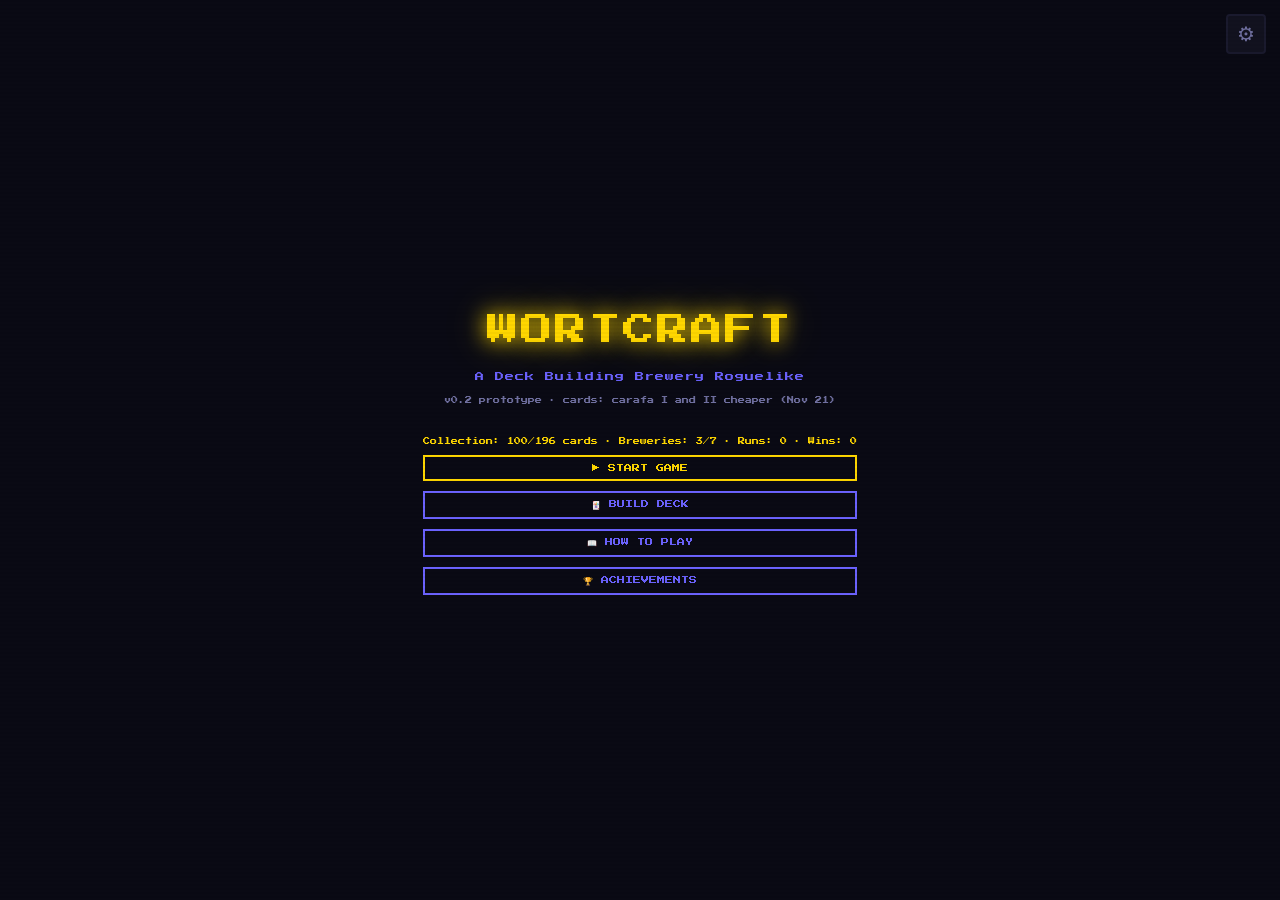
<file: cards/index.html>
<!DOCTYPE html>
<html lang="en">
<head>
  <meta charset="UTF-8">
  <meta name="viewport" content="width=device-width, initial-scale=1.0">
  <script>
    // The game loads css/ and js/ with relative paths, so it must be opened as a folder:
    // brewslike.com/cards/ (with the slash). Without it, the browser looks for
    // brewslike.com/css/... and brewslike.com/js/... instead, and the game won't load.
    if (!location.pathname.endsWith('/') && !/\.[a-z0-9]+$/i.test(location.pathname)) {
      location.replace(location.pathname + '/' + location.search + location.hash);
    }
  </script>
  <title>Wortcraft</title>
  <link rel="stylesheet" href="css/style.css">
  <link rel="stylesheet" href="css/cards.css">
  <link rel="stylesheet" href="css/cosmetics.css">
  <link rel="stylesheet" href="css/mobile.css">
</head>
<body>

<!-- ===== TITLE SCREEN ===== -->
<div id="title-screen" class="screen">
  <button class="title-gear" onclick="showSettings()" title="Settings" aria-label="Settings">⚙</button>
  <div class="wortcraft-title">WORTCRAFT</div>
  <div class="wortcraft-sub">A Deck Building Brewery Roguelike</div>
  <div class="wortcraft-version" id="version-label">v0.1 prototype</div>
  <div class="title-brewer" id="title-brewer"></div>
  <div class="title-buttons">
    <button class="btn btn-gold" id="continue-run-btn" style="display:none" onclick="continueRun()">▶ CONTINUE RUN</button>
    <div id="continue-run-info" style="font-size:7px;color:var(--dim);text-align:center;"></div>
    <div id="title-collection" style="font-size:7px;color:var(--gold);text-align:center;"></div>
    <button class="btn btn-gold"    onclick="showDeckManager('play')">▶ START GAME</button>
    <button class="btn btn-primary" onclick="showDeckManager('build')">🃏 BUILD DECK</button>
    <button class="btn btn-primary" onclick="showHowTo(0)">📖 HOW TO PLAY</button>
    <button class="btn btn-primary" onclick="showAchievements()">🏆 ACHIEVEMENTS</button>
  </div>
</div>

<!-- ===== SETTINGS ===== -->
<div id="settings-screen" class="screen">
  <div class="scr-head set-head"><div><h1>⚙ SETTINGS</h1><div class="scr-sub">Saved in this browser.</div></div></div>
  <div id="settings-body" class="settings-body"></div>
  <input type="file" id="import-file" accept=".json,application/json" style="display:none" onchange="importSaveFrom(this)">
  <div class="scr-foot"><button class="btn btn-primary" onclick="showTitleScreen()">← MAIN MENU</button></div>
</div>

<!-- ===== ACHIEVEMENTS ===== -->
<div id="achievements-screen" class="screen">
  <div class="scr-head ach-head"><div><h1>🏆 ACHIEVEMENTS</h1><div class="scr-sub" id="ach-count"></div></div></div>
  <div id="ach-playtest" class="ach-playtest">Playtest mode is on, so no new achievements can be earned until you turn it off in Build Deck.</div>
  <div class="ach-tabs"><button class="ach-tab active" data-tab="trophies" onclick="showAchTab('trophies')">🏆 TROPHIES</button><button class="ach-tab" data-tab="cellar" onclick="showAchTab('cellar')">🍾 CELLAR</button><button class="ach-tab" data-tab="stats" onclick="showAchTab('stats')">📊 STATS</button></div>
  <div id="ach-shelf" class="ach-shelf"></div>
  <div id="ach-cellar" class="ach-shelf" style="display:none"></div>
  <div id="ach-stats" class="ach-shelf" style="display:none"></div>
  <div class="scr-foot"><button class="btn btn-primary" onclick="showTitleScreen()">← MAIN MENU</button></div>
</div>

<!-- ===== HOW TO PLAY ===== -->
<div id="howto-screen" class="screen">
  <div class="wortcraft-title" style="font-size:14px;margin-bottom:10px;">HOW TO PLAY</div>
  <div class="howto-guided"><span>Rather learn by playing?</span><button class="btn btn-gold" onclick="startTutorial()">▶ GUIDED BREW</button></div>
  <div id="howto-tabs" class="howto-tabs"></div>
  <div id="howto-body" class="howto-body"></div>
  <div id="howto-nav" class="howto-nav"></div>
  <button class="btn btn-primary" style="margin-top:10px;" onclick="showTitleScreen()">← MAIN MENU</button>
</div>

<!-- ===== DECK MANAGER ===== -->
<div id="deck-manager-screen" class="screen">
  <div class="scr-head" style="max-width:560px;">
    <div><h1 id="deck-manager-title">YOUR DECKS</h1><div class="scr-sub" id="deck-manager-sub">Build up to 3 decks. Pick one to start a run.</div></div>
  </div>
  <div id="deck-slots"></div>
  <div id="collection-footer"></div>
  <div class="scr-foot">
    <button class="btn btn-primary" onclick="showTitleScreen()">← BACK</button>
  </div>
</div>

<!-- ===== DECK BUILDER ===== -->
<div id="builder-screen" class="screen">
  <div class="builder-header">
    <div style="display:flex;align-items:center;gap:10px;flex-wrap:wrap;">
      <input id="deck-name-input" type="text" maxlength="24" placeholder="Deck name..."
        style="background:var(--bg2);border:2px solid var(--border);color:var(--text);
               font-family:'Press Start 2P',monospace;font-size:8px;padding:6px 10px;width:160px;">
      <span class="res-chip">🃏 <span id="builder-count">0/15</span></span>
      <span id="builder-msg"></span>
    </div>
    <div style="display:flex;gap:6px;flex-wrap:wrap;">
      <button class="btn btn-gold"    onclick="saveBuilderDeck()">SAVE</button>
      <button class="btn btn-primary" onclick="startTestBrew()" title="Play one round against a dummy that never plays a card">🎯 TEST BREW</button>
      <button class="btn btn-primary" onclick="showDeckManager()">← BACK</button>
    </div>
  </div>

  <div class="builder-tabs">
    <button class="btn builder-tab active-tab" data-tab="malt"    onclick="builderSetTab('malt')">🌾 MALT</button>
    <button class="btn builder-tab"            data-tab="adjunct" onclick="builderSetTab('adjunct')">✦ ADJUNCT</button>
    <button class="btn builder-tab"            data-tab="hop"     onclick="builderSetTab('hop')">🌿 HOP</button>
    <button class="btn builder-tab"            data-tab="yeast"   onclick="builderSetTab('yeast')">🧫 YEAST</button>
    <button class="btn builder-tab"            data-tab="process" onclick="builderSetTab('process')">⚙️ PROCESS</button>
  </div>
  <div class="builder-search-row">
    <input id="builder-search" type="search" placeholder="🔍 Search names, tags or card text..." oninput="builderSearch(this.value)" autocomplete="off">
    <button class="btn btn-primary" onclick="toggleStyleStarters()">✨ START FROM A STYLE</button>
  </div>
  <div id="builder-starters" class="builder-starters" style="display:none;"></div>
  <div id="builder-filters" class="builder-filters"></div>

  <div class="builder-body">
    <div class="builder-pool-wrap">
      <div id="builder-card-pool" class="builder-card-pool"></div>
    </div>
    <div class="builder-deck-wrap">
      <div class="builder-deck-head">CURRENT DECK</div>
      <div id="builder-deck-list" class="builder-deck-list"></div>
    </div>
  </div>
</div>

<!-- ===== BREWERY SELECT ===== -->
<div id="brewery-screen" class="screen">
  <div class="scr-head">
    <div><h1>CHOOSE YOUR BREWERY</h1><div class="scr-sub">Your brewery shapes the whole run: a passive, an ability, and a run perk.</div></div>
  </div>
  <div id="mod-picker" class="mod-picker"></div>
  <div id="brewery-choices"></div>
  <div style="margin-top:16px;text-align:center;">
    <button class="btn btn-primary" onclick="showDeckManager()">← BACK</button>
  </div>
</div>

<!-- ===== DECK PREVIEW ===== -->
<div id="review-screen" class="screen">
  <div class="scr-head">
    <div><h1>YOUR RECIPE</h1><div class="scr-sub">Ready to brew?</div></div>
  </div>
  <div id="review-cards"></div>
  <div style="display:flex;gap:10px;justify-content:center;margin-top:16px;">
    <button class="btn btn-gold"    onclick="startGame()">▶ START RUN</button>
    <button class="btn btn-primary" onclick="showDeckManager()">← BACK</button>
  </div>
</div>


<!-- ===== MAP SCREEN ===== -->
<div id="map-screen" class="screen">
  <div class="scr-head">
    <div><h1 id="map-act-name">The Mash</h1><div class="scr-sub" id="map-act-sub"></div></div>
    <div class="res-chips">
      <span class="res-chip gold" id="map-gold">💰 100</span>
      <span class="res-chip rep" id="map-rep">⭐ 100/100</span>
      <span class="res-chip" id="map-deck-count">🃏 15</span>
      <span class="res-chip extras" id="map-extras"></span>
    </div>
  </div>
  <div id="map-notice"></div>
  <div id="map-container"></div>
</div>

<!-- ===== MAP DRAFT ===== -->
<div id="map-draft-screen" class="screen">
  <div class="scr-head">
    <div><h1>🃏 DRAFT A CARD</h1><div class="scr-sub">Pick one to add to your deck, or skip.</div></div>
    <div class="res-chips"><span class="res-chip" id="map-draft-count"></span></div>
  </div>
  <div class="shelf">
    <div id="map-draft-offer"></div>
    <div class="shelf-msg bad" id="map-draft-msg"></div>
  </div>
  <div class="scr-foot">
    <button class="btn btn-primary" onclick="skipMapDraft()">Skip</button>
  </div>
</div>

<!-- ===== MAP SHOP ===== -->
<div id="map-shop-screen" class="screen">
  <div class="scr-head">
    <div><h1>🛒 SUPPLY SHOP</h1><div class="scr-sub">Click a card to buy it. New cards unlock for deck building.</div></div>
    <div class="res-chips"><span class="res-chip gold" id="shop-gold">💰 100</span><span class="res-chip" id="shop-deck-count">🃏 15</span></div>
  </div>
  <div class="shelf">
    <div class="shelf-label">INGREDIENTS</div>
    <div id="map-shop-items"></div>
    <div id="shop-unlock-msg" class="shelf-msg"></div>
    <div class="shelf-label">SERVICES</div>
    <div id="shop-removal"></div>
  </div>
  <div class="scr-foot">
    <button class="btn btn-primary" onclick="leaveShop()">Leave Shop</button>
  </div>
</div>

<!-- ===== MAP EVENT ===== -->
<div id="map-event-screen" class="screen">
  <div class="event-panel">
    <div class="event-icon" id="event-icon">❔</div>
    <div class="event-title" id="event-title"></div>
    <div class="event-desc" id="event-desc"></div>
    <div class="event-options" id="event-options"></div>
    <div class="event-result" id="event-result"></div>
  </div>
</div>

<!-- ===== SPECIAL NODES (barrel, collab, lab, taproom, contract) ===== -->
<div id="map-special-screen" class="screen">
  <div class="event-panel room-panel">
    <div class="event-icon" id="special-icon"></div>
    <div class="event-title" id="special-title"></div>
    <div class="event-desc"  id="special-desc"></div>
    <div id="special-body"></div>
    <div class="room-result" id="special-result"></div>
    <div class="scr-foot" id="special-footer"></div>
  </div>
</div>

<!-- ===== RELIC REWARD ===== -->
<div id="relic-screen" class="screen">
  <div class="victory-banner">BOSS DEFEATED!</div>
  <div id="relic-gold" class="res-chips center"></div>
  <div class="scr-sub center">Choose a piece of brewing equipment. It stays with you for the rest of the run.</div>
  <div id="relic-choices"></div>
</div>

<!-- ===== REST SCREEN ===== -->
<div id="map-rest-screen" class="screen">
  <div class="event-panel room-panel rest-panel">
    <div class="event-icon">🛌</div>
    <div class="event-title">REST STOP</div>
    <div class="event-desc" id="rest-sub">Take a breather. Choose one:</div>
    <div id="rest-choices" class="event-options"></div>
    <div id="rest-card-list"></div>
    <div class="room-result" id="rest-result"></div>
    <div class="scr-foot" id="rest-confirm">
      <button class="btn btn-primary" onclick="showMapScreen()">Skip</button>
    </div>
  </div>
</div>

<!-- ===== BATTLE REWARD ===== -->
<div id="battle-reward-screen" class="screen">
  <div class="victory-banner">VICTORY!</div>
  <div id="reward-gold" class="res-chips center"></div>
  <div class="scr-sub center">Pick a card to add to your deck</div>
  <div id="reward-card-offer"></div>
  <div style="text-align:center;margin-top:16px;">
    <button class="btn btn-primary" onclick="skipReward()">Skip card</button>
  </div>
</div>

<!-- ===== BATTLE LOST (not fatal) ===== -->
<div id="battle-lost-screen" class="screen">
  <div class="event-panel loss-panel">
    <div class="loss-banner">BATCH REJECTED</div>
    <div class="event-desc" id="lost-detail"></div>
    <div class="res-chips center"><span class="res-chip bad" id="lost-rep"></span></div>
    <div class="scr-sub center">Close losses cost less reputation than blowouts. Rest stops can recover it, and beating a boss restores some too.</div>
    <div class="scr-foot"><button class="btn btn-gold" onclick="showMapScreen()">Back to the map →</button></div>
  </div>
</div>

<!-- ===== ACT TRANSITION ===== -->
<div id="act-transition-screen" class="screen">
  <div class="event-panel act-panel">
    <div class="victory-banner" id="act-transition-title">Act Complete!</div>
    <div class="event-desc" id="act-transition-next"></div>
    <div class="res-chips center">
      <span class="res-chip gold" id="act-transition-gold"></span>
      <span class="res-chip rep" id="act-transition-rep"></span>
      <span class="res-chip" id="act-transition-deck"></span>
    </div>
    <div class="scr-sub center" id="act-transition-note"></div>
    <div class="scr-foot"><button class="btn btn-gold" onclick="advanceAct()">▶ CONTINUE</button></div>
  </div>
</div>

<!-- ===== RUN WIN ===== -->
<div id="run-win-screen" class="screen">
  <div class="run-win-title">YOU ARE THE<br>CHAMPION!</div>
  <div id="run-win-summary" class="run-summary"></div>
  <button class="btn btn-gold" style="margin-top:16px;" onclick="showTitleScreen()">MAIN MENU</button>
</div>

<!-- ===== RUN LOSS ===== -->
<div id="run-loss-screen" class="screen">
  <div class="run-loss-title">BATCH FAILED.</div>
  <div id="run-loss-summary" class="run-summary"></div>
  <button class="btn btn-primary" style="margin-top:16px;" onclick="showTitleScreen()">MAIN MENU</button>
</div>

<!-- ===== GAME SCREEN ===== -->
<div id="game-screen" class="screen">
  <div id="app">
    <div class="game-header">
      <div class="game-title">⬟ JUDGING DAY</div>
      <div id="relic-bar"></div>
      <div class="header-right"><span id="rep-pill" class="rep-pill" style="display:none;"></span><div class="phase-label" id="phase-label">MULLIGAN</div></div>
    </div>
    <div class="scoreboard">
      <div class="pip-col" id="enemy-pips"></div>
      <div class="score-box enemy" id="score-enemy">
        <div class="score-lbl" id="rival-score-lbl">RIVAL</div>
        <div class="score-lead-tag" id="enemy-lead-tag"></div>
        <div class="score-val" id="enemy-score">0</div>
      </div>
      <div class="vs-badge">VS</div>
      <div class="score-box player" id="score-player">
        <div class="score-lbl">YOU</div><div class="score-title" id="score-title"></div>
        <div class="score-lead-tag" id="player-lead-tag"></div>
        <div class="score-val" id="player-score">0</div>
      </div>
      <div class="pip-col" id="player-pips"></div>
    </div>
    <div class="status-line">
      <span class="st-item">ROUND <b id="round-num">1</b>/<b id="max-rounds">3</b></span>
      <span class="st-item">TURN <b id="turn-num">-</b>/<b id="max-turns">8</b></span>
      <span class="st-item">BUDGET <b id="budget-rem">-</b></span>
      <span class="st-beer" id="beer-pill" style="display:none;"></span>
      <span class="st-chip st-tap" id="taplist-pill" style="display:none;"></span>
    </div>
    <div class="judging-line" id="judging-line" style="display:none;">
      <span id="judging-pill" class="jl-cat" style="display:none;"></span>
      <span id="rule-pill" class="jl-rule" style="display:none;"></span>
      <span id="goal-pill" class="jl-goal" style="display:none;"></span>
    </div>
    <div class="board">
      <div class="board-side-label enemy">
        <span id="rival-name">RIVAL BREWERY</span>
        <span style="color:var(--dim);font-size:6px;margin-left:8px">
          DECK: <span id="e-deck-count">0</span> &nbsp; HAND: <span id="e-hand-count">0</span>
        </span>
      </div>
      <div id="rival-intent" class="rival-intent" style="display:none;"></div>
      <div class="lane enemy-lane hot-lane">
        <div class="lane-header"><span class="lane-name">HOT SIDE<span class="lane-mult" id="mult-hot-e"></span><span class="lane-chips" id="chips-hot-e"></span></span><span class="lane-score-wrap"><span class="lane-score-full" id="hs-e-full"></span><span class="lane-score" id="hs-e">0 pts</span></span></div>
        <div class="lane-cards" id="elane-hot"><span class="empty-msg">empty</span></div>
      </div>
      <div class="lane enemy-lane cold-lane">
        <div class="lane-header"><span class="lane-name">COLD SIDE<span class="lane-mult" id="mult-cold-e"></span><span class="lane-chips" id="chips-cold-e"></span></span><span class="lane-score" id="cs-e">0 pts</span></div>
        <div class="lane-cards" id="elane-cold"><span class="empty-msg">empty</span></div>
      </div>
      <hr class="board-divider">
      <div class="board-side-label player">YOUR BREWERY</div>
      <div class="lane player-lane hot-lane">
        <div class="lane-header"><span class="lane-name">HOT SIDE<span class="lane-mult" id="mult-hot-p"></span><span class="lane-chips" id="chips-hot-p"></span></span><span class="lane-score-wrap"><span class="lane-score-full" id="hs-p-full"></span><span class="lane-score" id="hs-p">0 pts</span></span></div>
        <div class="lane-cards" id="plane-hot"><span class="empty-msg">empty</span></div>
      </div>
      <div class="lane player-lane cold-lane">
        <div class="lane-header"><span class="lane-name">COLD SIDE<span class="lane-mult" id="mult-cold-p"></span><span class="lane-chips" id="chips-cold-p"></span></span><span class="lane-score" id="cs-p">0 pts</span></div>
        <div class="lane-cards" id="plane-cold"><span class="empty-msg">empty</span></div>
      </div>
    </div>
    <div id="rival-summary" style="display:none;"></div>
    <div id="battle-picker" class="battle-picker" style="display:none;"></div>
    <div class="hand-area">
      <div class="piles">
        <div class="pile"><span class="pile-icon">🂠</span><div class="pile-num" id="deck-count">0</div><div class="pile-lbl">DECK</div></div>
        <div class="pile"><span class="pile-icon">🗃</span><div class="pile-num" id="discard-count">0</div><div class="pile-lbl">DISCRD</div></div>
      </div>
      <div class="hand-col">
        <div id="m-preview" class="m-preview" style="display:none;"></div>
        <div class="hand-lbl"><span id="hand-lbl">YOUR HAND</span><span class="lane-chips" id="hand-chips"></span></div>
        <div class="hand-cards cos-hand" id="hand"></div>
      </div>
    </div>
    <div class="actions" id="actions"></div>
    <div class="log-box" id="log"></div>
  </div>
</div>

<!-- ===== OVERLAY ===== -->
<div class="overlay hidden" id="overlay">
  <div class="overlay-box">
    <div class="overlay-title" id="ov-title">YOU WIN!</div>
    <div class="overlay-sub"   id="ov-sub"></div>
    <div class="overlay-wins"  id="ov-wins"></div>
    <div id="ov-buttons" style="display:flex;gap:10px;justify-content:center;flex-wrap:wrap;margin-top:8px;">
      <button class="btn btn-gold"    onclick="replayBattle()">PLAY AGAIN</button>
      <button class="btn btn-primary" onclick="showTitleScreen()">MAIN MENU</button>
    </div>
  </div>
</div>

<!-- ===== ROUND TALLY (juice.js) ===== -->
<div class="tally-overlay hidden" id="tally-overlay">
  <div class="tally-box" id="tally-box"></div>
</div>
<div id="juice-layer"></div>

<!-- Scripts — order matters -->
<script src="js/art.js"></script>
<script src="js/settings.js"></script>
<script src="js/tips.js"></script>
<script src="js/achievements.js"></script>
<script src="js/stats.js"></script>
<script src="js/modifiers.js"></script>
<script src="js/cosmetics.js"></script>
<script src="js/mobile.js"></script>
<script src="js/cards.js"></script>
<script src="js/map.js"></script>
<script src="js/events.js"></script>
<script src="js/relics.js"></script>
<script src="js/breweries.js"></script>
<script src="js/nodes.js"></script>
<script src="js/rivals.js"></script>
<script src="js/rivalai.js"></script>
<script src="js/discard.js"></script>
<script src="js/save.js"></script>
<script src="js/collection.js"></script>
<script src="js/howto.js"></script>
<script src="js/progress.js"></script>
<script src="js/deck.js"></script>
<script src="js/draft.js"></script>
<script src="js/effects.js"></script>
<script src="js/game.js"></script>
<script src="js/battle.js"></script>
<script src="js/difficulty.js"></script>
<script src="js/rules.js"></script>
<script src="js/goals.js"></script>
<script src="js/disaster.js"></script>
<script src="js/juice.js"></script>
<script src="js/ui.js"></script>
<script src="js/tutorial.js"></script>
<script>
  showTitleScreen();
</script>
</body>
</html>
</file>
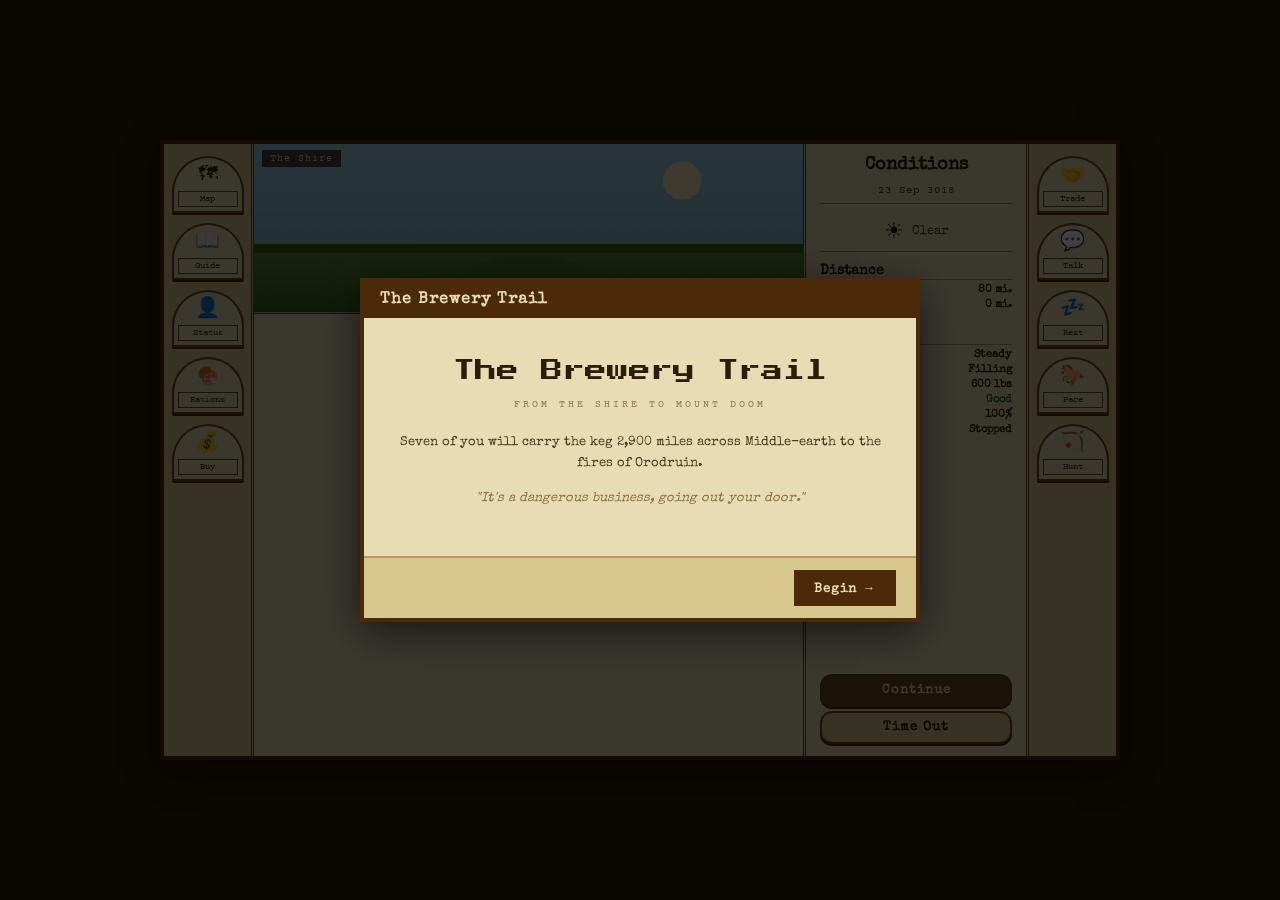
<file: trail/index.html>
<!DOCTYPE html>
<html lang="en">
<head>
  <meta charset="UTF-8">
  <meta name="viewport" content="width=device-width, initial-scale=1.0">
  <title>The Brewery Trail</title>
  <link href="https://fonts.googleapis.com/css2?family=Press+Start+2P&family=Special+Elite&family=Courier+Prime:wght@400;700&display=swap" rel="stylesheet">
  <link rel="stylesheet" href="css/style.css">
</head>
<body>

<div id="shell">

  <!-- LEFT NAV BAR -->
  <aside id="left-bar" class="nav-bar">
    <button class="nav-btn" onclick="Game.navMap()">
      <span class="nav-icon">🗺</span>
      <span class="nav-label">Map</span>
    </button>
    <button class="nav-btn" onclick="Game.navGuide()">
      <span class="nav-icon">📖</span>
      <span class="nav-label">Guide</span>
    </button>
    <button class="nav-btn" onclick="Game.navStatus()">
      <span class="nav-icon">👤</span>
      <span class="nav-label">Status</span>
    </button>
    <button class="nav-btn" onclick="Game.navRations()">
      <span class="nav-icon">🍖</span>
      <span class="nav-label">Rations</span>
    </button>
    <button class="nav-btn" onclick="Game.navBuy()">
      <span class="nav-icon">💰</span>
      <span class="nav-label">Buy</span>
    </button>
  </aside>

  <!-- CENTER COLUMN -->
  <main id="center">
    <!-- Top: static scene (map or location art) -->
    <div id="scene-box">
      <canvas id="scene-canvas" width="460" height="140"></canvas>
      <div id="scene-label">The Shire</div>
    </div>

    <!-- Bottom: log OR decision panel -->
    <div id="content">
      <div id="log"></div>
      <div id="decision" class="hidden"></div>
    </div>
  </main>

  <!-- CONDITIONS COLUMN -->
  <aside id="conditions">
    <div class="cond-title">Conditions</div>
    <div class="cond-date" id="c-date">23 Sep 3018</div>

    <div class="cond-weather">
      <span class="weather-icon" id="c-wicon">☀</span>
      <span class="weather-label" id="c-wlabel">Clear</span>
    </div>

    <div class="cond-section">
      <div class="cond-head">Distance</div>
      <div class="cond-row"><span class="cl">To Landmark:</span><span class="cv" id="c-mnext">80 mi.</span></div>
      <div class="cond-row"><span class="cl">Traveled:</span><span class="cv" id="c-mtot">0 mi.</span></div>
    </div>

    <div class="cond-section">
      <div class="cond-head">Party</div>
      <div class="cond-row"><span class="cl">Pace:</span><span class="cv" id="c-pace">Steady</span></div>
      <div class="cond-row"><span class="cl">Rations:</span><span class="cv" id="c-rations">Filling</span></div>
      <div class="cond-row"><span class="cl">Food:</span><span class="cv" id="c-food">600 lbs</span></div>
      <div class="cond-row"><span class="cl">Health:</span><span class="cv" id="c-health">Good</span></div>
      <div class="cond-row"><span class="cl">Brew:</span><span class="cv" id="c-brew">100%</span></div>
      <div class="cond-row"><span class="cl">Status:</span><span class="cv" id="c-status">Stopped</span></div>
    </div>

    <div id="c-ill" class="cond-ill"></div>

    <div class="cond-btns">
      <button id="btn-continue" class="cond-btn primary" onclick="Game.pressContinue()">Continue</button>
      <button id="btn-timeout" class="cond-btn" onclick="Game.pressTimeOut()">Time Out</button>
    </div>
  </aside>

  <!-- RIGHT ACTION BAR -->
  <aside id="right-bar" class="nav-bar">
    <button class="nav-btn" onclick="Game.actTrade()">
      <span class="nav-icon">🤝</span>
      <span class="nav-label">Trade</span>
    </button>
    <button class="nav-btn" onclick="Game.actTalk()">
      <span class="nav-icon">💬</span>
      <span class="nav-label">Talk</span>
    </button>
    <button class="nav-btn" onclick="Game.actRest()">
      <span class="nav-icon">💤</span>
      <span class="nav-label">Rest</span>
    </button>
    <button class="nav-btn" onclick="Game.actPace()">
      <span class="nav-icon">🐎</span>
      <span class="nav-label">Pace</span>
    </button>
    <button class="nav-btn" onclick="Game.actHunt()">
      <span class="nav-icon">🏹</span>
      <span class="nav-label">Hunt</span>
    </button>
  </aside>

</div>

<!-- Modal overlay -->
<div id="modal" class="hidden" onclick="Game.bgClose(event)">
  <div id="modal-box"></div>
</div>

<script src="js/state.js"></script>
<script src="js/engine.js"></script>
<script src="js/events.js"></script>
<script src="js/routes.js"></script>
<script src="js/map.js"></script>
<script src="js/ui.js"></script>
<script src="js/game.js"></script>

</body>
</html>
</file>
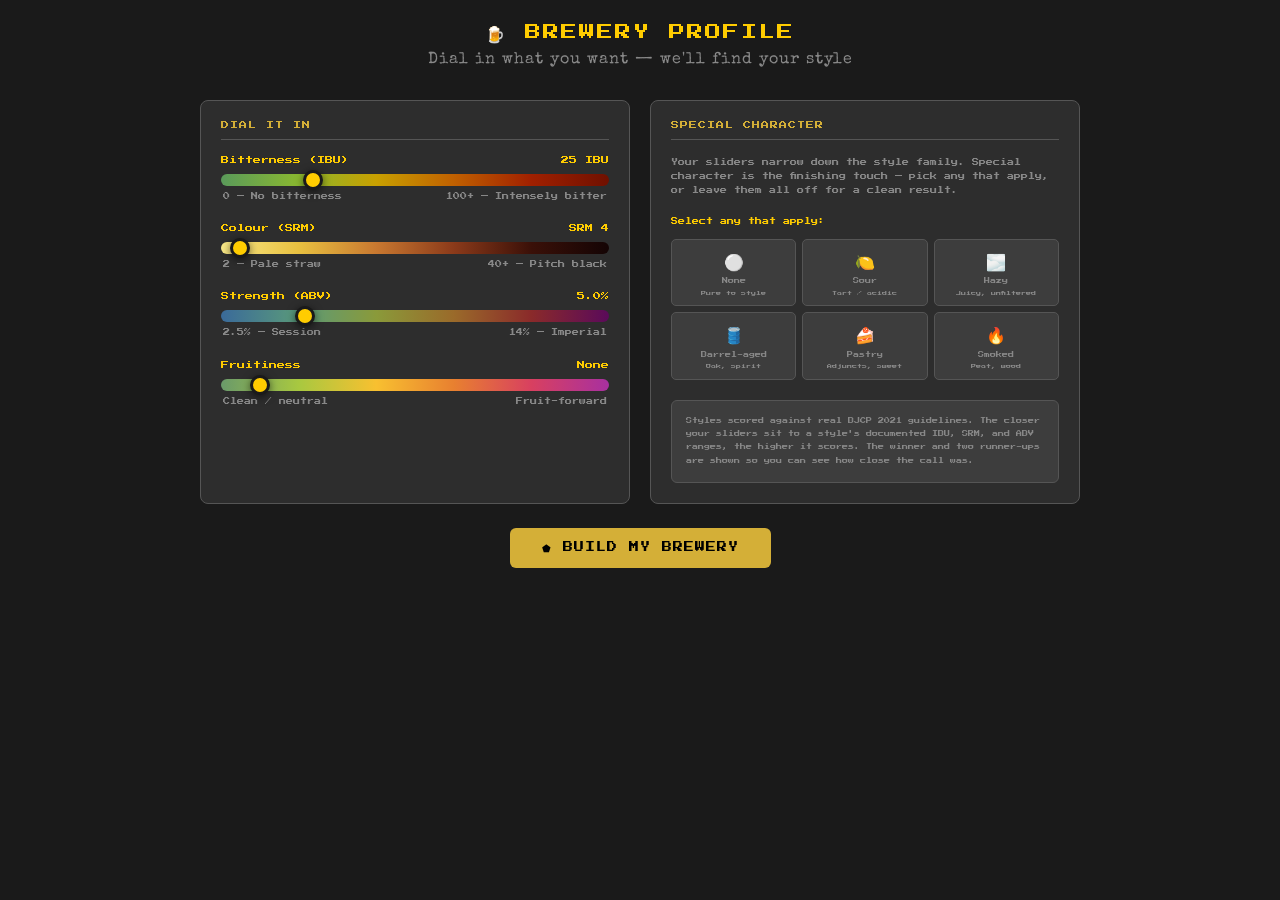
<file: special.html>
<!DOCTYPE html>
<html lang="en">
<head>
<meta charset="UTF-8">
<meta name="viewport" content="width=device-width, initial-scale=1.0">
<title>Brewery Profile — RogueBrew</title>
<link rel="preconnect" href="https://fonts.googleapis.com">
<link href="https://fonts.googleapis.com/css2?family=Press+Start+2P&family=Special+Elite&family=Courier+Prime:ital,wght@0,400;0,700;1,400&display=swap" rel="stylesheet">
<style>
  :root {
    --bg:     #1a1a1a;
    --bg2:    #2d2d2d;
    --bg3:    #3d3d3d;
    --border: #555;
    --gold:   #ffcc00;
    --accent: #d4af37;
    --text:   #e0e0e0;
    --dim:    #888;
    --green:  #2e8b57;
    --red:    #c0392b;
    --pixel:  'Press Start 2P', monospace;
    --serif:  'Special Elite', cursive;
    --mono:   'Courier Prime', monospace;
  }
  * { box-sizing: border-box; margin: 0; padding: 0; }
  body { background:var(--bg); color:var(--text); font-family:var(--mono); min-height:100vh; display:flex; flex-direction:column; align-items:center; padding:24px 16px 48px; }

  .header { text-align:center; margin-bottom:32px; }
  .header-title { font-family:var(--pixel); font-size:clamp(10px,2.5vw,16px); color:var(--gold); letter-spacing:2px; margin-bottom:8px; }
  .header-sub { font-family:var(--serif); font-size:clamp(13px,2vw,16px); color:var(--dim); letter-spacing:1px; }

  .layout { width:100%; max-width:880px; display:grid; grid-template-columns:1fr 1fr; gap:20px; }
  @media (max-width:620px) { .layout { grid-template-columns:1fr; } }

  .panel { background:var(--bg2); border:1px solid var(--border); border-radius:8px; padding:20px; }
  .panel-title { font-family:var(--pixel); font-size:8px; color:var(--accent); letter-spacing:1px; margin-bottom:16px; padding-bottom:10px; border-bottom:1px solid var(--border); }

  /* ── Sliders ── */
  .slider-block { margin-bottom:22px; }
  .slider-header { display:flex; justify-content:space-between; align-items:center; margin-bottom:10px; }
  .slider-title { font-family:var(--pixel); font-size:8px; color:var(--gold); }
  .slider-value { font-family:var(--pixel); font-size:8px; color:var(--gold); min-width:48px; text-align:right; }
  .slider-track { width:100%; height:12px; border-radius:6px; position:relative; cursor:pointer; user-select:none; }
  .slider-thumb { position:absolute; width:20px; height:20px; border-radius:50%; background:var(--gold); border:3px solid var(--bg); cursor:grab; transform:translateX(-50%); top:50%; margin-top:-10px; box-shadow:0 2px 8px rgba(0,0,0,0.6); z-index:2; }
  .slider-thumb:active { cursor:grabbing; }
  .slider-endlabels { display:flex; justify-content:space-between; font-size:7px; color:var(--dim); font-family:var(--pixel); padding:5px 2px 0; line-height:1.6; }

  /* Gradient tracks */
  .ibu-track  { background:linear-gradient(to right, #5a9a5a, #8ab830, #c8a000, #c06000, #a02000, #701000); }
  .srm-track  { background:linear-gradient(to right, #f8e888, #e8c040, #c87830, #8b3a1a, #3a1008, #140404); }
  .abv-track  { background:linear-gradient(to right, #3a6a9a, #5a9a7a, #8a9a3a, #9a6a2a, #8a2a2a, #5a0a5a); }
  .fruity-track { background:linear-gradient(to right, #6a9a6a, #a8c840, #f8c030, #e88030, #d84060, #a830a0); }

  /* ── Special character buttons ── */
  .question-block { margin-bottom:4px; }
  .question-label { font-family:var(--pixel); font-size:7px; color:var(--dim); margin-bottom:10px; line-height:1.8; }
  .question-label span { color:var(--gold); }
  .options-grid { display:grid; grid-template-columns:1fr 1fr 1fr; gap:6px; }
  @media (max-width:380px) { .options-grid { grid-template-columns:1fr 1fr; } }
  .opt-btn { background:var(--bg3); border:1px solid var(--border); border-radius:5px; color:var(--dim); font-family:var(--pixel); font-size:6px; padding:8px 4px; cursor:pointer; transition:all 0.15s; text-align:center; line-height:1.6; }
  .opt-btn:hover { border-color:var(--accent); color:var(--text); }
  .opt-btn.selected { background:#2a2000; border-color:var(--gold); color:var(--gold); box-shadow:0 0 8px rgba(255,204,0,0.2); }
  .opt-btn .opt-icon { font-size:16px; display:block; margin-bottom:4px; }
  .opt-btn .opt-sub { font-size:5px; color:var(--dim); display:block; margin-top:3px; line-height:1.5; }
  .opt-btn.selected .opt-sub { color:#aa8800; }

  /* ── Generate ── */
  .generate-wrap { grid-column:1/-1; text-align:center; margin-top:4px; }
  .btn-generate { background:var(--accent); color:#000; border:none; border-radius:6px; font-family:var(--pixel); font-size:10px; padding:14px 32px; cursor:pointer; letter-spacing:1px; transition:all 0.15s; }
  .btn-generate:hover { background:var(--gold); transform:translateY(-2px); }

  /* ── Results ── */
  .results { grid-column:1/-1; display:none; }
  .results.visible { display:block; }
  .results-header { background:var(--bg2); border:1px solid var(--border); border-radius:8px; padding:20px; margin-bottom:20px; text-align:center; }
  .results-style { font-family:var(--pixel); font-size:clamp(10px,2vw,13px); color:var(--gold); margin-bottom:4px; }
  .results-code { font-family:var(--pixel); font-size:7px; color:var(--dim); margin-bottom:10px; }
  .results-desc { font-family:var(--serif); font-size:clamp(13px,1.8vw,16px); color:var(--dim); line-height:1.7; max-width:560px; margin:0 auto 12px; }
  .results-stats { display:flex; gap:12px; justify-content:center; flex-wrap:wrap; margin-bottom:8px; }
  .result-stat { font-family:var(--pixel); font-size:7px; padding:4px 10px; border-radius:4px; background:var(--bg3); border:1px solid var(--border); color:var(--text); }
  .results-tags { display:flex; gap:6px; justify-content:center; flex-wrap:wrap; }
  .result-tag { font-family:var(--pixel); font-size:6px; padding:3px 8px; border-radius:20px; border:1px solid var(--border); color:var(--dim); }

  .match-bars { margin-top:14px; }
  .match-bar-row { display:flex; align-items:center; gap:8px; margin-bottom:7px; }
  .match-bar-label { font-family:var(--pixel); font-size:6px; color:var(--dim); width:80px; flex-shrink:0; }
  .match-bar-track { flex:1; height:5px; background:var(--bg3); border-radius:3px; overflow:hidden; }
  .match-bar-fill { height:100%; border-radius:3px; transition:width 0.7s ease; }
  .match-bar-val { font-family:var(--pixel); font-size:6px; color:var(--gold); width:28px; text-align:right; }

  /* ── Beer label cards ── */
  .cards-panel { background:var(--bg2); border:1px solid var(--border); border-radius:8px; padding:20px; margin-top:20px; }
  .cards-label { font-family:var(--pixel); font-size:8px; color:var(--accent); margin-bottom:14px; padding-bottom:8px; border-bottom:1px solid var(--border); }
  .cards-grid { display:flex; gap:14px; flex-wrap:wrap; justify-content:center; }
  .runner-up-note { font-family:var(--pixel); font-size:6px; color:var(--dim); text-align:right; margin-top:10px; }

  .poke-card { background:#fdf9f0; border:1px solid #d4c9b0; border-radius:8px; width:clamp(140px,42vw,170px); display:flex; position:relative; overflow:hidden; transition:transform 0.2s,box-shadow 0.2s; cursor:pointer; }
  .poke-card:hover { transform:translateY(-4px); box-shadow:0 8px 20px rgba(0,0,0,0.3); }
  .poke-card.selected-card { box-shadow:0 0 0 3px var(--gold),0 4px 16px rgba(255,204,0,0.3); }
  .label-stripe { width:7px; flex-shrink:0; }
  .label-inner { flex:1; margin:6px 6px 6px 0; border:1px solid #c8bda0; border-radius:4px; background:#fdf9f0; padding:8px 8px 7px; display:flex; flex-direction:column; }
  .label-brewery { font-size:6px; letter-spacing:0.13em; text-transform:uppercase; color:#8a7a5a; text-align:center; margin-bottom:4px; font-family:var(--pixel); }
  .label-divider { height:0.5px; background:#c8bda0; margin:0 0 6px; }
  .label-sprite-wrap { position:relative; width:72px; height:72px; margin:0 auto 4px; }
  .poke-sprite { width:72px; height:72px; image-rendering:pixelated; }
  .label-name { font-family:Georgia,serif; font-size:9px; font-weight:700; color:#1a1208; text-align:center; line-height:1.3; margin-bottom:1px; }
  .label-style-sub { font-family:Georgia,serif; font-style:italic; font-size:7px; color:#6a5a3a; text-align:center; margin-bottom:5px; }
  .label-types { display:flex; gap:3px; justify-content:center; flex-wrap:wrap; margin-bottom:5px; }
  .label-type-pill { font-size:6px; padding:1px 5px; border-radius:20px; letter-spacing:0.04em; text-transform:uppercase; font-family:var(--pixel); }
  .label-footer { display:flex; justify-content:space-between; align-items:flex-end; padding-top:4px; border-top:0.5px solid #d4c9b0; margin-top:auto; }
  .label-abv-val { font-family:Georgia,serif; font-size:15px; font-weight:700; line-height:1; }
  .label-abv-label { font-size:5px; color:#8a7a5a; text-transform:uppercase; letter-spacing:0.08em; font-family:var(--pixel); }
  .label-batch-val { font-family:'Courier Prime',monospace; font-size:12px; font-weight:700; color:#3a2a10; line-height:1; display:block; text-align:right; }
  .label-batch-label { font-size:5px; color:#8a7a5a; text-transform:uppercase; letter-spacing:0.08em; font-family:var(--pixel); }

  .tc-ipa{--stripe:#78c850;--tint:#eefae0;--ink:#285010}
  .tc-brett{--stripe:#a040a0;--tint:#f5e5f5;--ink:#4a1060}
  .tc-red{--stripe:#f08030;--tint:#fef0e0;--ink:#7a3808}
  .tc-wheat{--stripe:#a890f0;--tint:#f0ecfe;--ink:#38186a}
  .tc-lager{--stripe:#6890f0;--tint:#eef2fe;--ink:#1a2880}
  .tc-saison{--stripe:#a8b820;--tint:#f5f8d0;--ink:#484808}
  .tc-blonde{--stripe:#a8a878;--tint:#f5f5e8;--ink:#4a4a28}
  .tc-sour{--stripe:#c8a008;--tint:#fefbe0;--ink:#5a3808}
  .tc-brown{--stripe:#8b5e3c;--tint:#f5ece4;--ink:#3a1808}
  .tc-pastry{--stripe:#ee99ac;--tint:#fdeef2;--ink:#7a2840}
  .tc-barleywine{--stripe:#c03028;--tint:#fdecea;--ink:#6a0808}
  .tc-belgian{--stripe:#f85888;--tint:#feebf0;--ink:#780828}
  .tc-barrelaged{--stripe:#b8a038;--tint:#faf6e0;--ink:#584808}
  .tc-export{--stripe:#8080a0;--tint:#eeeef5;--ink:#282838}
  .tc-cryo{--stripe:#60b8b8;--tint:#e4f8f8;--ink:#1a5858}
  .tc-seltzer{--stripe:#705898;--tint:#ede5f5;--ink:#281848}
  .tc-stout{--stripe:#7038f8;--tint:#ede0fe;--ink:#200868}
  .tc-cascadian{--stripe:#705848;--tint:#f0ebe5;--ink:#302010}

  .result-actions { display:flex; gap:12px; justify-content:center; margin-top:20px; flex-wrap:wrap; }
  .btn-reroll { background:transparent; border:1px solid var(--border); border-radius:5px; color:var(--dim); font-family:var(--pixel); font-size:8px; padding:10px 20px; cursor:pointer; transition:all 0.15s; }
  .btn-reroll:hover { border-color:var(--accent); color:var(--accent); }
  .btn-select { background:var(--green); border:none; border-radius:5px; color:#fff; font-family:var(--pixel); font-size:8px; padding:10px 20px; cursor:pointer; transition:all 0.15s; display:none; }
  .btn-select:hover { background:#3aab6e; transform:translateY(-1px); }

  /* 3-card starter selection */
  .starter-grid { display:flex; gap:12px; justify-content:center; flex-wrap:wrap; }
  .poke-card { cursor:pointer; }
  .poke-card.starter-selected { box-shadow:0 0 0 3px var(--gold), 0 6px 24px rgba(255,204,0,0.4); transform:translateY(-4px); }
  .poke-card.starter-dimmed { opacity:0.35; transform:none; }

  /* Confirmation overlay */
  .confirm-overlay { position:fixed; inset:0; z-index:400; background:rgba(0,0,0,0.88); display:flex; align-items:center; justify-content:center; padding:24px; }
  .confirm-box { background:var(--bg2); border:2px solid var(--accent); border-radius:10px; padding:28px 24px; max-width:340px; width:100%; text-align:center; display:flex; flex-direction:column; align-items:center; gap:16px; }
  .confirm-title { font-family:var(--pixel); font-size:10px; color:var(--gold); line-height:1.8; }
  .confirm-sub { font-family:var(--serif); font-size:14px; color:var(--dim); line-height:1.6; }
  .confirm-name { font-family:var(--pixel); font-size:9px; color:var(--text); }
  .confirm-btns { display:flex; gap:10px; justify-content:center; flex-wrap:wrap; width:100%; }
  .btn-confirm-yes { background:var(--green); border:none; border-radius:5px; color:#fff; font-family:var(--pixel); font-size:8px; padding:12px 20px; cursor:pointer; flex:1; transition:all 0.15s; }
  .btn-confirm-yes:hover { background:#3aab6e; }
  .btn-confirm-no { background:transparent; border:1px solid var(--border); border-radius:5px; color:var(--dim); font-family:var(--pixel); font-size:8px; padding:12px 20px; cursor:pointer; flex:1; transition:all 0.15s; }
  .btn-confirm-no:hover { border-color:var(--accent); color:var(--accent); }

  .fade-in { animation:fadeIn 0.4s ease; }
  @keyframes fadeIn { from{opacity:0;transform:translateY(8px)} to{opacity:1;transform:translateY(0)} }
</style>
</head>
<body>

<div class="header">
  <div class="header-title">🍺 BREWERY PROFILE</div>
  <div class="header-sub">Dial in what you want — we'll find your style</div>
</div>

<div class="layout">

  <!-- LEFT: Sliders -->
  <div class="panel">
    <div class="panel-title">DIAL IT IN</div>

    <!-- IBU -->
    <div class="slider-block">
      <div class="slider-header">
        <div class="slider-title">Bitterness (IBU)</div>
        <div class="slider-value" id="val-ibu">25 IBU</div>
      </div>
      <div class="slider-track ibu-track" id="track-ibu">
        <div class="slider-thumb" id="thumb-ibu"></div>
      </div>
      <div class="slider-endlabels"><span>0 — No bitterness</span><span>100+ — Intensely bitter</span></div>
    </div>

    <!-- SRM -->
    <div class="slider-block">
      <div class="slider-header">
        <div class="slider-title">Colour (SRM)</div>
        <div class="slider-value" id="val-srm">SRM 4</div>
      </div>
      <div class="slider-track srm-track" id="track-srm">
        <div class="slider-thumb" id="thumb-srm"></div>
      </div>
      <div class="slider-endlabels"><span>2 — Pale straw</span><span>40+ — Pitch black</span></div>
    </div>

    <!-- ABV -->
    <div class="slider-block">
      <div class="slider-header">
        <div class="slider-title">Strength (ABV)</div>
        <div class="slider-value" id="val-abv">5.0%</div>
      </div>
      <div class="slider-track abv-track" id="track-abv">
        <div class="slider-thumb" id="thumb-abv"></div>
      </div>
      <div class="slider-endlabels"><span>2.5% — Session</span><span>14% — Imperial</span></div>
    </div>

    <!-- Fruity -->
    <div class="slider-block">
      <div class="slider-header">
        <div class="slider-title">Fruitiness</div>
        <div class="slider-value" id="val-fruity">Low</div>
      </div>
      <div class="slider-track fruity-track" id="track-fruity">
        <div class="slider-thumb" id="thumb-fruity"></div>
      </div>
      <div class="slider-endlabels"><span>Clean / neutral</span><span>Fruit-forward</span></div>
    </div>

  </div>

  <!-- RIGHT: Special character -->
  <div class="panel">
    <div class="panel-title">SPECIAL CHARACTER</div>

    <div style="font-family:var(--pixel);font-size:7px;color:var(--dim);line-height:2;margin-bottom:18px;">
      Your sliders narrow down the style family. Special character is the finishing touch — pick any that apply, or leave them all off for a clean result.
    </div>

    <div class="question-block">
      <div class="question-label"><span>Select any that apply:</span></div>
      <div class="options-grid" id="q-special">
        <button class="opt-btn" data-val="none"><span class="opt-icon">⚪</span>None<span class="opt-sub">Pure to style</span></button>
        <button class="opt-btn" data-val="sour"><span class="opt-icon">🍋</span>Sour<span class="opt-sub">Tart / acidic</span></button>
        <button class="opt-btn" data-val="hazy"><span class="opt-icon">🌫️</span>Hazy<span class="opt-sub">Juicy, unfiltered</span></button>
        <button class="opt-btn" data-val="barrel"><span class="opt-icon">🛢️</span>Barrel-aged<span class="opt-sub">Oak, spirit</span></button>
        <button class="opt-btn" data-val="pastry"><span class="opt-icon">🍰</span>Pastry<span class="opt-sub">Adjuncts, sweet</span></button>
        <button class="opt-btn" data-val="smoked"><span class="opt-icon">🔥</span>Smoked<span class="opt-sub">Peat, wood</span></button>
      </div>
    </div>

    <div style="background:var(--bg3);border:1px solid var(--border);border-radius:6px;padding:14px;margin-top:20px;">
      <div style="font-family:var(--pixel);font-size:6px;color:var(--dim);line-height:2.2;">
        Styles scored against real BJCP 2021 guidelines. The closer your sliders sit to a style's documented IBU, SRM, and ABV ranges, the higher it scores. The winner and two runner-ups are shown so you can see how close the call was.
      </div>
    </div>
  </div>

  <!-- Generate -->
  <div class="generate-wrap">
    <button class="btn-generate" onclick="generateProfile()">⬟ BUILD MY BREWERY</button>
  </div>

  <!-- Results -->
  <div class="results" id="results"></div>
</div>

<script src="js/species.js?v=2.7"></script>
<script>

// ── Slider state (all in real units) ─────────────────────────────────────
const vals = { ibu: 25, srm: 4, abv: 5.0, fruity: 0.1 };

// ── BJCP style data (IBU, SRM, ABV ranges from 2021 guidelines) ──────────
const BJCP = [
  { code:'1B',  name:'American Lager',          ibu:[8,12],   srm:[2,3],    abv:[2.8,4.2],  tags:['clean','lager'],           fruity:0.05, special:[] },
  { code:'1C',  name:'Cream Ale',               ibu:[8,20],   srm:[2,5],    abv:[4.2,5.6],  tags:['clean','pale'],             fruity:0.1,  special:[] },
  { code:'1D',  name:'American Wheat',          ibu:[8,20],   srm:[2,5],    abv:[4.2,5.6],  tags:['wheat','pale'],             fruity:0.3,  special:['hazy'] },
  { code:'3B',  name:'Czech Premium Lager',     ibu:[30,45],  srm:[4,6],    abv:[4.2,5.8],  tags:['bitter','lager'],           fruity:0.05, special:[] },
  { code:'4B',  name:'Festbier',                ibu:[16,22],  srm:[3,5],    abv:[4.7,5.4],  tags:['malty','lager'],            fruity:0.1,  special:[] },
  { code:'4C',  name:'Helles Bock',             ibu:[23,35],  srm:[6,9],    abv:[6.3,7.4],  tags:['malty','strong'],           fruity:0.1,  special:[] },
  { code:'5B',  name:'Kölsch',                  ibu:[18,30],  srm:[4,5],    abv:[4.4,5.2],  tags:['clean','pale'],             fruity:0.25, special:[] },
  { code:'5D',  name:'German Pils',             ibu:[20,30],  srm:[4,6],    abv:[5.0,6.0],  tags:['bitter','lager'],           fruity:0.05, special:[] },
  { code:'6A',  name:'Märzen',                  ibu:[18,24],  srm:[8,17],   abv:[5.6,6.3],  tags:['malty','amber'],            fruity:0.1,  special:[] },
  { code:'6B',  name:'Rauchbier',               ibu:[20,30],  srm:[12,22],  abv:[4.8,6.0],  tags:['malty','amber'],            fruity:0.05, special:['smoked'] },
  { code:'6C',  name:'Dunkles Bock',            ibu:[20,27],  srm:[14,22],  abv:[6.3,7.2],  tags:['malty','dark'],             fruity:0.1,  special:[] },
  { code:'7A',  name:'Vienna Lager',            ibu:[18,30],  srm:[9,15],   abv:[4.7,5.5],  tags:['malty','amber'],            fruity:0.1,  special:[] },
  { code:'7B',  name:'Altbier',                 ibu:[25,50],  srm:[9,17],   abv:[4.3,5.5],  tags:['bitter','amber'],           fruity:0.15, special:[] },
  { code:'8B',  name:'Schwarzbier',             ibu:[18,28],  srm:[17,28],  abv:[4.5,5.6],  tags:['dark','lager'],             fruity:0.05, special:[] },
  { code:'9A',  name:'Doppelbock',              ibu:[16,26],  srm:[6,25],   abv:[7.0,10.0], tags:['malty','strong'],           fruity:0.15, special:[] },
  { code:'9B',  name:'Eisbock',                 ibu:[25,35],  srm:[17,30],  abv:[9.0,14.0], tags:['malty','very-strong'],      fruity:0.15, special:[] },
  { code:'9C',  name:'Baltic Porter',           ibu:[20,40],  srm:[17,30],  abv:[6.5,9.5],  tags:['dark','strong'],            fruity:0.2,  special:['barrel'] },
  { code:'10A', name:'Weissbier',               ibu:[8,15],   srm:[2,6],    abv:[4.3,5.6],  tags:['wheat','pale'],             fruity:0.65, special:[] },
  { code:'10B', name:'Dunkles Weissbier',       ibu:[10,18],  srm:[14,23],  abv:[4.3,5.6],  tags:['wheat','dark'],             fruity:0.6,  special:[] },
  { code:'10C', name:'Weizenbock',              ibu:[15,30],  srm:[6,25],   abv:[6.5,9.0],  tags:['wheat','strong'],           fruity:0.55, special:[] },
  { code:'11B', name:'Best Bitter',             ibu:[25,35],  srm:[8,14],   abv:[3.2,3.8],  tags:['bitter','session'],         fruity:0.25, special:[] },
  { code:'11C', name:'Strong Bitter',           ibu:[30,50],  srm:[8,18],   abv:[4.6,6.2],  tags:['bitter','amber'],           fruity:0.2,  special:[] },
  { code:'12C', name:'English IPA',             ibu:[40,60],  srm:[6,14],   abv:[5.0,7.5],  tags:['bitter','hoppy'],           fruity:0.3,  special:[] },
  { code:'13A', name:'Dark Mild',               ibu:[10,25],  srm:[14,25],  abv:[3.0,3.8],  tags:['dark','session','malty'],   fruity:0.15, special:[] },
  { code:'13B', name:'British Brown Ale',       ibu:[20,30],  srm:[12,22],  abv:[4.2,5.9],  tags:['malty','amber'],            fruity:0.2,  special:[] },
  { code:'13C', name:'English Porter',          ibu:[18,35],  srm:[20,30],  abv:[4.0,5.4],  tags:['dark','malty'],             fruity:0.15, special:[] },
  { code:'15B', name:'Irish Stout',             ibu:[18,28],  srm:[9,14],   abv:[3.8,5.0],  tags:['roasty','session'],         fruity:0.05, special:[] },
  { code:'15C', name:'Irish Extra Stout',       ibu:[35,50],  srm:[30,40],  abv:[5.0,6.5],  tags:['dark','roasty'],            fruity:0.05, special:[] },
  { code:'16A', name:'Sweet Stout',             ibu:[20,40],  srm:[30,40],  abv:[4.0,6.0],  tags:['dark','sweet'],             fruity:0.2,  special:['pastry'] },
  { code:'16B', name:'Oatmeal Stout',           ibu:[25,40],  srm:[22,40],  abv:[4.2,5.9],  tags:['dark','roasty'],            fruity:0.1,  special:[] },
  { code:'17B', name:'Old Ale',                 ibu:[30,60],  srm:[10,22],  abv:[5.5,9.0],  tags:['malty','strong'],           fruity:0.3,  special:['barrel'] },
  { code:'17C', name:'Wee Heavy',               ibu:[17,35],  srm:[14,25],  abv:[6.5,10.0], tags:['malty','strong'],           fruity:0.15, special:[] },
  { code:'17D', name:'English Barleywine',      ibu:[35,70],  srm:[8,22],   abv:[8.0,12.0], tags:['malty','very-strong'],      fruity:0.35, special:['barrel'] },
  { code:'18A', name:'Blonde Ale',              ibu:[15,28],  srm:[3,6],    abv:[3.8,5.5],  tags:['clean','pale'],             fruity:0.2,  special:[] },
  { code:'18B', name:'American Pale Ale',       ibu:[30,50],  srm:[5,10],   abv:[4.5,6.2],  tags:['hoppy','pale'],             fruity:0.25, special:[] },
  { code:'19A', name:'American Amber Ale',      ibu:[25,40],  srm:[10,17],  abv:[4.5,6.2],  tags:['hoppy','amber'],            fruity:0.2,  special:[] },
  { code:'19C', name:'American Brown Ale',      ibu:[20,30],  srm:[18,35],  abv:[4.3,6.2],  tags:['malty','dark'],             fruity:0.2,  special:[] },
  { code:'20B', name:'American Stout',          ibu:[25,50],  srm:[22,40],  abv:[4.8,6.5],  tags:['dark','roasty','hoppy'],    fruity:0.1,  special:[] },
  { code:'20C', name:'Imperial Stout',          ibu:[50,90],  srm:[30,40],  abv:[8.0,12.0], tags:['dark','very-strong'],       fruity:0.2,  special:['barrel','pastry'] },
  { code:'21A', name:'American IPA',            ibu:[40,70],  srm:[6,14],   abv:[5.5,7.5],  tags:['hoppy','bitter'],           fruity:0.35, special:['hazy'] },
  { code:'21C', name:'Hazy IPA',                ibu:[25,60],  srm:[3,7],    abv:[6.0,9.0],  tags:['hoppy','pale'],             fruity:0.75, special:['hazy'] },
  { code:'22A', name:'Double IPA',              ibu:[60,100], srm:[6,14],   abv:[7.5,10.0], tags:['hoppy','very-strong'],      fruity:0.45, special:['hazy'] },
  { code:'22C', name:'American Barleywine',     ibu:[50,100], srm:[9,18],   abv:[8.0,12.0], tags:['hoppy','very-strong'],      fruity:0.3,  special:['barrel'] },
  { code:'23A', name:'Berliner Weisse',         ibu:[3,8],    srm:[2,3],    abv:[2.8,3.8],  tags:['sour','session'],           fruity:0.4,  special:['sour'] },
  { code:'23B', name:'Flanders Red',            ibu:[10,25],  srm:[10,17],  abv:[4.6,6.5],  tags:['sour','amber'],             fruity:0.55, special:['sour'] },
  { code:'23C', name:'Oud Bruin',               ibu:[20,25],  srm:[17,22],  abv:[4.0,8.0],  tags:['sour','dark'],              fruity:0.45, special:['sour','barrel'] },
  { code:'23D', name:'Lambic',                  ibu:[0,10],   srm:[3,6],    abv:[5.0,6.5],  tags:['sour','wild'],              fruity:0.5,  special:['sour'] },
  { code:'23G', name:'Gose',                    ibu:[5,12],   srm:[3,4],    abv:[4.2,4.8],  tags:['sour','wheat'],             fruity:0.4,  special:['sour'] },
  { code:'24A', name:'Witbier',                 ibu:[8,20],   srm:[2,4],    abv:[4.5,5.5],  tags:['wheat','spice'],            fruity:0.5,  special:[] },
  { code:'24C', name:'Bière de Garde',          ibu:[18,28],  srm:[6,19],   abv:[6.0,8.5],  tags:['malty','strong'],           fruity:0.3,  special:['barrel'] },
  { code:'25B', name:'Saison',                  ibu:[15,30],  srm:[4,6],    abv:[6.0,7.5],  tags:['fruity','pale'],            fruity:0.65, special:['sour'] },
  { code:'25C', name:'Belgian Golden Strong',   ibu:[22,35],  srm:[3,6],    abv:[7.5,10.5], tags:['strong','pale'],            fruity:0.55, special:[] },
  { code:'26A', name:'Belgian Single',          ibu:[25,45],  srm:[3,5],    abv:[4.8,6.0],  tags:['hoppy','pale'],             fruity:0.45, special:[] },
  { code:'26B', name:'Belgian Dubbel',          ibu:[15,25],  srm:[10,17],  abv:[6.0,7.6],  tags:['malty','dark'],             fruity:0.55, special:[] },
  { code:'26C', name:'Belgian Tripel',          ibu:[20,40],  srm:[5,7],    abv:[7.5,9.5],  tags:['strong','pale'],            fruity:0.6,  special:[] },
  { code:'26D', name:'Belgian Dark Strong',     ibu:[20,35],  srm:[12,22],  abv:[8.0,12.0], tags:['malty','very-strong'],      fruity:0.65, special:['barrel'] },
  { code:'28D', name:'Straight Sour Beer',      ibu:[3,8],    srm:[2,3],    abv:[4.5,7.0],  tags:['sour','pale'],              fruity:0.35, special:['sour'] },
];

// Style descriptions (curated)
const DESCS = {
  '1B':  'The most widely consumed beer style in history. Clean, crisp, and built for volume.',
  '1C':  'A smooth American original — creamy body, mild flavor, refreshingly drinkable.',
  '1D':  'Hazy, refreshing, and approachable. Wheat character with mild hop and yeast notes.',
  '3B':  'The gold standard of Bohemian lager. Brilliant golden color, rich malt, pronounced hop bitterness.',
  '4B':  'The Oktoberfest table beer — a refined, malt-forward lager with elegant hop support.',
  '4C':  'The lightest of the bock family. Malt-forward strength with a deceptively easy finish.',
  '5B':  'Cologne\'s beloved ale-lager hybrid. Delicate, balanced, and best drunk fresh in the city it came from.',
  '5D':  'The benchmark of German brewing precision. Clean, bitter, and built on noble hops.',
  '6A':  'The original Oktoberfest lager. Rich amber malt, toasty character, smooth finish.',
  '6B':  'A märzen base with an unmistakable campfire character from beechwood-smoked malt.',
  '6C':  'A dark, malty bock with roasted grain character and warming strength.',
  '7A':  'The elegant amber lager of Vienna — toasty malt sweetness balanced by clean bitterness.',
  '7B':  'Germany\'s most bitter traditional lager. Hop-forward with a clean malt backbone.',
  '8B':  'The black lager paradox — dark as night but light and crisp on the palate.',
  '9A':  'The double bock — one of the strongest traditional German lagers. Rich, warming, complex.',
  '9B':  'A doppelbock taken to extremes — freeze-concentrated for ice-cold intensity.',
  '9C':  'A cold-fermented porter with Baltic roots. Smooth, roasty, and surprisingly elegant at strength.',
  '10A': 'Bavaria\'s classic wheat beer. Banana and clove esters from a distinctive yeast strain.',
  '10B': 'The wheat beer turned dark. Caramel and chocolate malt join the classic banana and clove.',
  '10C': 'A wheat beer scaled to imperial strength. Rich, fruity, and complex.',
  '11B': 'England\'s everyday session ale. Low ABV, big personality, and built for the pub.',
  '11C': 'A step up from Best Bitter — more hop character, more malt, still eminently sessionable.',
  '12C': 'The original IPA. Earthy English hops, biscuity malt, a dry and bitter finish.',
  '13A': 'Dark but delicate. A low-gravity English ale that punches well above its ABV.',
  '13B': 'Nutty, caramel-forward, and approachable. The quintessential British brown.',
  '13C': 'The original robust dark ale. Roasty, chocolatey, and deeply satisfying.',
  '15B': 'Ireland\'s classic dry stout. Roasty, bitter, and built for nitrogen.',
  '15C': 'A stronger, more intense take on the Irish stout. Less fizz, more roast.',
  '16A': 'A stout with lactose sweetness — coffee and chocolate balanced by residual sugar.',
  '16B': 'Oats add a silky body to the classic stout character. Smooth and complex.',
  '17B': 'Aged, complex, and often barrel-influenced. Strong ale that improves with time.',
  '17C': 'Scotland\'s strongest ale — intensely malty, warming, and surprisingly sweet.',
  '17D': 'An aged English ale of extraordinary strength. Malt-forward, complex, and built to last decades.',
  '18A': 'Easy-drinking and approachable. Light malt, soft hops, a welcoming pint.',
  '18B': 'The American take on pale ale — bolder hops, cleaner fermentation, fruit-forward.',
  '19A': 'The go-to amber ale. Caramel malt sweetness balanced by American hop character.',
  '19C': 'American hops meet dark malt in a satisfying and surprisingly complex package.',
  '20B': 'A robust American stout with assertive hops alongside the roast character.',
  '20C': 'The ultimate dark beer achievement. Thick, complex, and built for barrel aging.',
  '21A': 'The definitive modern IPA. Citrus, pine, stone fruit from American hops.',
  '21C': 'Soft water, late hops, and a hazy pour define this juicy, tropical IPA.',
  '22A': 'Double the everything. A West Coast double IPA — bitter, resinous, and intense.',
  '22C': 'An American barleywine with hop aggression to match the massive malt backbone.',
  '23A': 'Tart, refreshing, and barely alcoholic. Berlin\'s historic wheat beer kissed with lactic acid.',
  '23B': 'A complex Flemish ale aged in oak. Vinous, sour, fruity — unlike anything else.',
  '23C': 'A dark, malt-forward Belgian sour. More complex and less tart than the Red.',
  '23D': 'Spontaneously fermented in Brussels — wild, funky, and years in the making.',
  '23G': 'A salty, tart German wheat beer with coriander. Refreshing and historically unique.',
  '24A': 'Belgium\'s iconic spiced wheat beer. Coriander, orange peel, and soft yeast character.',
  '24C': 'A farmhouse lager from northern France. Malt-forward, slightly spicy, built to age.',
  '25B': 'The farmhouse classic. Spicy, fruity yeast character, dry finish, built for thirst.',
  '25C': 'A dangerously strong Belgian pale ale. Deceptively light in color, not in ABV.',
  '26A': 'A monastery single — hoppy, pale, and drier than its bigger siblings.',
  '26B': 'The classic Belgian amber. Dark fruit, caramel malt, restrained bitterness.',
  '26C': 'The Belgian tripel — strong, pale, fruity, and deceptively drinkable.',
  '26D': 'Belgium\'s strongest dark ale. Plum, raisin, caramel, chocolate. Years in the aging.',
  '28D': 'A modern straight sour — clean lactic acidity, minimal hop character, wide open for additions.',
};

// Map BJCP codes to game types
const CODE_TO_TYPES = {
  '1B':'Lager','1C':'Blonde','1D':'Wheat','3B':'Lager','4B':'Lager','4C':'Lager',
  '5B':'Lager','5D':'Lager','6A':'Lager','6B':'Red','6C':'Brown','7A':'Red',
  '7B':'Red','8B':'Stout','9A':'Brown','9B':'Stout','9C':'Stout','10A':'Wheat',
  '10B':'Wheat','10C':'Wheat','11B':'Barleywine','11C':'Barleywine','12C':'Ipa',
  '13A':'Stout','13B':'Brown','13C':'Stout','15B':'Stout','15C':'Stout',
  '16A':'Pastry','16B':'Stout','17B':'Barrel-aged','17C':'Barleywine','17D':'Barleywine',
  '18A':'Blonde','18B':'Ipa','19A':'Red','19C':'Brown','20B':'Stout','20C':'Stout',
  '21A':'Ipa','21C':'Ipa','22A':'Ipa','22C':'Barleywine','23A':'Sour','23B':'Sour',
  '23C':'Brett','23D':'Brett','23G':'Sour','24A':'Wheat','24C':'Barrel-aged',
  '25B':'Saison','25C':'Belgian','26A':'Belgian','26B':'Belgian','26C':'Belgian',
  '26D':'Belgian','28D':'Sour',
};

// ── Slider setup ──────────────────────────────────────────────────────────
const SLIDER_CONFIG = {
  ibu:    { min:0,   max:105, unit:'IBU', fmt: v => `${Math.round(v)} IBU`,
            labels:['Very low','Low','Moderate','High','Very high','Extreme'] },
  srm:    { min:2,   max:42,  unit:'SRM', fmt: v => `SRM ${Math.round(v)}`,
            labels:['Pale straw','Gold','Amber','Copper','Brown','Dark','Black'] },
  abv:    { min:2.5, max:14,  unit:'%',   fmt: v => `${v.toFixed(1)}%`,
            labels:['Session','Standard','Strong','Imperial','Very strong'] },
  fruity: { min:0,   max:1,   unit:'',    fmt: v => ['None','Low','Moderate','High','Very high'][Math.round(v*4)],
            labels:['Clean / neutral','Fruit-forward'] },
};

const defaults = { ibu:25, srm:4, abv:5.0, fruity:0.1 };

Object.entries(SLIDER_CONFIG).forEach(([key, cfg]) => {
  const track = document.getElementById('track-' + key);
  const thumb = document.getElementById('thumb-' + key);
  const valEl = document.getElementById('val-' + key);

  function toPct(v) { return (v - cfg.min) / (cfg.max - cfg.min); }
  function toVal(pct) { return cfg.min + pct * (cfg.max - cfg.min); }

  function update(pct) {
    pct = Math.min(1, Math.max(0, pct));
    vals[key] = toVal(pct);
    thumb.style.left = (pct * 100) + '%';
    valEl.textContent = cfg.fmt(vals[key]);
  }
  update(toPct(defaults[key]));

  let dragging = false;
  const getPos = e => {
    const r = track.getBoundingClientRect();
    return ((e.touches ? e.touches[0].clientX : e.clientX) - r.left) / r.width;
  };
  thumb.addEventListener('mousedown',  e => { dragging = true; e.preventDefault(); });
  thumb.addEventListener('touchstart', () => dragging = true, { passive:true });
  document.addEventListener('mousemove',  e => { if (dragging) update(getPos(e)); });
  document.addEventListener('touchmove',  e => { if (dragging) update(getPos(e)); }, { passive:true });
  document.addEventListener('mouseup',  () => dragging = false);
  document.addEventListener('touchend', () => dragging = false);
  track.addEventListener('click', e => { if (!dragging) update(getPos(e)); });
});

// ── Special character (multi-select, except 'none' clears others) ─────────
const activeSpecial = new Set();
document.querySelectorAll('#q-special .opt-btn').forEach(btn => {
  btn.addEventListener('click', () => {
    const v = btn.dataset.val;
    if (v === 'none') {
      activeSpecial.clear();
      document.querySelectorAll('#q-special .opt-btn').forEach(b => b.classList.remove('selected'));
      btn.classList.add('selected');
    } else {
      const noneBtn = document.querySelector('#q-special [data-val="none"]');
      noneBtn?.classList.remove('selected');
      activeSpecial.delete('none');
      if (activeSpecial.has(v)) { activeSpecial.delete(v); btn.classList.remove('selected'); }
      else { activeSpecial.add(v); btn.classList.add('selected'); }
    }
  });
});

// ── Scoring ───────────────────────────────────────────────────────────────
function rangeScore(val, lo, hi) {
  // Returns 0-1: 1.0 if val is inside range, falling off outside
  if (val >= lo && val <= hi) return 1.0;
  const mid = (lo + hi) / 2;
  const spread = (hi - lo) / 2 || 1;
  return Math.max(0, 1 - Math.abs(val - mid) / (spread * 2.5));
}

function scoreStyle(s) {
  let score = 0;
  score += rangeScore(vals.ibu,    s.ibu[0], s.ibu[1]) * 30;
  score += rangeScore(vals.srm,    s.srm[0], s.srm[1]) * 30;
  score += rangeScore(vals.abv,    s.abv[0], s.abv[1]) * 25;
  score += (1 - Math.abs(vals.fruity - s.fruity)) * 15;

  // Special character bonuses
  let specialBonus = 0;
  if (activeSpecial.size > 0 && !activeSpecial.has('none')) {
    const matches = [...activeSpecial].filter(sp => s.special.includes(sp)).length;
    const mismatches = [...activeSpecial].filter(sp => !s.special.includes(sp)).length;
    specialBonus = matches * 12 - mismatches * 8;
  }
  score += specialBonus;

  return Math.max(0, score);
}

// ── Pokemon picker ────────────────────────────────────────────────────────
function tcClass(t)   { return 'tc-' + t.toLowerCase().replace(/[^a-z]/g,''); }
const TC = {
  Ipa:{bg:'#78c850',c:'#000'}, Brett:{bg:'#a040a0',c:'#fff'}, Red:{bg:'#f08030',c:'#000'},
  Wheat:{bg:'#a890f0',c:'#000'}, Lager:{bg:'#6890f0',c:'#000'}, Saison:{bg:'#a8b820',c:'#000'},
  Blonde:{bg:'#a8a878',c:'#000'}, Sour:{bg:'#f8d030',c:'#000'}, Brown:{bg:'#e0c068',c:'#000'},
  Pastry:{bg:'#ee99ac',c:'#000'}, Barleywine:{bg:'#c03028',c:'#fff'}, Belgian:{bg:'#f85888',c:'#fff'},
  'Barrel-aged':{bg:'#b8a038',c:'#000'}, Export:{bg:'#b8b8d0',c:'#000'}, Cryo:{bg:'#98d8d8',c:'#000'},
  Seltzer:{bg:'#705898',c:'#fff'}, Stout:{bg:'#7038f8',c:'#fff'}, Cascadian:{bg:'#705848',c:'#fff'},
};
function pill(t) {
  const c = TC[t]||{bg:'#888',c:'#fff'};
  return `<span class="label-type-pill" style="background:${c.bg};color:${c.c};border:0.5px solid ${c.bg};">${t}</span>`;
}

function pickPokemon(bjcpStyle, exclude = []) {
  const primaryType = CODE_TO_TYPES[bjcpStyle.code] || 'Lager';
  const darkTypes   = ['Stout','Brown','Barrel-aged','Cascadian','Red'];
  const fruityTypes = ['Belgian','Saison','Wheat','Brett','Sour'];

  // Score purely on type match and style character — no BST, no power ranking
  const scored = SPECIES_DATA
    .filter(p => !exclude.includes(p.id))
    .map(p => {
      let s = Math.random() * 10; // base randomness so rerolls always differ
      // Primary type match is the main signal
      if (p.types.includes(primaryType)) s += 40;
      // Secondary type match
      const allTypes = [...new Set([primaryType])];
      s += p.types.filter(t => allTypes.includes(t)).length * 10;
      // SRM influence: dark styles prefer dark-typed pokemon
      const hasDark = p.types.some(t => darkTypes.includes(t));
      if (vals.srm > 20 && hasDark)  s += 15;
      if (vals.srm < 8  && !hasDark) s += 10;
      // Fruitiness influence
      const hasFruity = p.types.some(t => fruityTypes.includes(t));
      if (vals.fruity > 0.5 && hasFruity) s += 12;
      if (vals.fruity < 0.2 && !hasFruity) s += 6;
      return {p, s};
    })
    .sort((a,b) => b.s - a.s);

  // Pick 3 with different primary types for variety
  const picks = [];
  const usedPrimary = new Set();
  for (const {p} of scored) {
    if (picks.length >= 3) break;
    if (!usedPrimary.has(p.types[0])) { picks.push(p); usedPrimary.add(p.types[0]); }
  }
  // Fill to 3 if type variety ran out
  for (const {p} of scored) {
    if (picks.length >= 3) break;
    if (!picks.includes(p)) picks.push(p);
  }
  return picks;
}

function renderCard(p) {
  return `<div class="poke-card ${tcClass(p.types[0])}" data-id="${p.id}">
    <div class="label-stripe" style="background:var(--stripe)"></div>
    <div class="label-inner">
      <div class="label-brewery">${p.brewName||'Roguebrew Co.'}</div>
      <div class="label-divider"></div>
      <div class="label-sprite-wrap"><img class="poke-sprite" src="https://raw.githubusercontent.com/PokeAPI/sprites/master/sprites/pokemon/${p.id}.png" alt="${p.name}"></div>
      <div class="label-name">${p.brewName||p.name}</div>
      <div class="label-style-sub">${p.name}</div>
      <div class="label-types">${p.types.map(pill).join('')}</div>
      <div class="label-footer">
        <div class="label-batch">
          <span class="label-batch-val">#${String(p.id).padStart(3,'0')}</span>
          <span class="label-batch-label">Batch</span>
        </div>
      </div>
    </div>
  </div>`;
}

function matchBar(label, score, color) {
  const v = Math.min(100, Math.max(0, Math.round(score * 100)));
  return `<div class="match-bar-row">
    <div class="match-bar-label">${label}</div>
    <div class="match-bar-track"><div class="match-bar-fill" style="width:${v}%;background:${color}"></div></div>
    <div class="match-bar-val">${v}</div>
  </div>`;
}

// ── Generate ──────────────────────────────────────────────────────────────
let lastWinner = null;
let currentPicks = [];
let selectedStarterId = null;

function generateProfile() {
  const ranked = BJCP.map(s => ({s, score:scoreStyle(s)})).sort((a,b) => b.score - a.score);
  const winner = ranked[0].s;
  lastWinner = winner;
  currentPicks = pickPokemon(winner);
  selectedStarterId = null;
  const desc = DESCS[winner.code] || winner.tags.join(', ');
  const tags = [...winner.tags, ...winner.special];

  const results = document.getElementById('results');
  results.className = 'results visible fade-in';
  results.innerHTML = `
    <div class="panel">
      <div class="panel-title">YOUR BREWERY IDENTITY</div>
      <div class="results-header">
        <div class="results-style">${winner.name}</div>
        <div class="results-code">BJCP ${winner.code}</div>
        <div class="results-desc">${desc}</div>
        <div class="results-stats">
          <span class="result-stat">IBU ${winner.ibu[0]}–${winner.ibu[1]}</span>
          <span class="result-stat">SRM ${winner.srm[0]}–${winner.srm[1]}</span>
          <span class="result-stat">ABV ${winner.abv[0]}–${winner.abv[1]}%</span>
        </div>
        <div class="results-tags">${tags.map(t=>`<span class="result-tag">${t}</span>`).join('')}</div>
      </div>
      <div style="font-family:var(--pixel);font-size:6px;color:var(--dim);margin:14px 0 8px;letter-spacing:0.05em;">HOW WELL YOUR DIALS MATCH THIS STYLE</div>
      <div class="match-bars">
        ${matchBar('IBU match',  rangeScore(vals.ibu,winner.ibu[0],winner.ibu[1]), '#78c850')}
        ${matchBar('SRM match',  rangeScore(vals.srm,winner.srm[0],winner.srm[1]), '#8b3a1a')}
        ${matchBar('ABV match',  rangeScore(vals.abv,winner.abv[0],winner.abv[1]), '#6890f0')}
        ${matchBar('Fruit match',1 - Math.abs(vals.fruity - winner.fruity),        '#ee99ac')}
      </div>
      <div class="runner-up-note">Runner-ups: ${ranked[1].s.name} · ${ranked[2].s.name}</div>
    </div>
    <div class="cards-panel">
      <div class="cards-label">SUGGESTED STARTERS — pick one to begin your journey</div>
      <div class="starter-grid" id="starter-grid"></div>
      <div class="result-actions">
        <button class="btn-reroll" onclick="rerollStarters()">🎲 Shuffle — surprise me</button>
        <button class="btn-select" id="btn-select" onclick="selectStarter()">✓ This is my brew</button>
      </div>
    </div>`;

  renderStarterGrid();
  results.scrollIntoView({ behavior:'smooth', block:'start' });
}

function renderStarterGrid() {
  const grid = document.getElementById('starter-grid');
  if (!grid) return;
  grid.innerHTML = currentPicks.map(p => renderCard(p)).join('');
  grid.querySelectorAll('.poke-card').forEach(card => {
    card.addEventListener('click', () => {
      const id = parseInt(card.dataset.id);
      selectedStarterId = id;
      grid.querySelectorAll('.poke-card').forEach(c => {
        const isThis = parseInt(c.dataset.id) === id;
        c.classList.toggle('starter-selected', isThis);
        c.classList.toggle('starter-dimmed', !isThis);
      });
      const btn = document.getElementById('btn-select');
      if (btn) btn.style.display = 'inline-block';
    });
  });
}

function rerollStarters() {
  // Player is saying "surprise me" — style no longer matters, pick 3 fully random from all 386
  const shuffled = [...SPECIES_DATA].sort(() => Math.random() - 0.5);
  currentPicks = shuffled.slice(0, 3);
  selectedStarterId = null;
  const btn = document.getElementById('btn-select');
  if (btn) btn.style.display = 'none';
  const grid = document.getElementById('starter-grid');
  if (grid) {
    grid.style.opacity = '0';
    grid.style.transition = 'opacity 0.2s';
    setTimeout(() => {
      renderStarterGrid();
      grid.style.opacity = '1';
    }, 200);
  }
}

function selectStarter() {
  const p = currentPicks.find(p => p.id === selectedStarterId);
  if (!p) return;
  const overlay = document.createElement('div');
  overlay.className = 'confirm-overlay';
  overlay.innerHTML = `
    <div class="confirm-box">
      <div class="confirm-title">Ready to brew?</div>
      ${renderCard(p)}
      <div class="confirm-name">${p.brewName || p.name}</div>
      <div class="confirm-sub">
        Your ${lastWinner?.name || 'brewery'} starts here.<br>
        Guide this brew from grain to glass.
      </div>
      <div class="confirm-btns">
        <button class="btn-confirm-yes" onclick="confirmStarter(${p.id})">Let's brew →</button>
        <button class="btn-confirm-no" onclick="this.closest('.confirm-overlay').remove()">Not yet</button>
      </div>
    </div>`;
  document.body.appendChild(overlay);
  overlay.addEventListener('click', e => { if (e.target === overlay) overlay.remove(); });
}

function confirmStarter(pokemonId) {
  const p = SPECIES_DATA.find(s => s.id === pokemonId);
  try {
    localStorage.setItem('roguebrew_tamagotchi_starter', JSON.stringify({
      pokemonId,
      name: p?.brewName || p?.name,
      style: lastWinner?.name,
      bjcpCode: lastWinner?.code,
      types: p?.types,
      abv: lastWinner?.abv?.[0] || 4.5,
    }));
  } catch(e) {}
  window.location.href = 'trail/';
}
</script>
</body>
</html>
</file>
<file: cards/css/style.css>
/* style.css — layout, board, scoreboard, UI chrome */

@import url('https://fonts.googleapis.com/css2?family=Press+Start+2P&family=VT323&display=swap');

*, *::before, *::after { box-sizing: border-box; margin: 0; padding: 0; }

:root {
  --bg:      #0a0a14;
  --bg2:     #12121f;
  --bg3:     #1a1a2e;
  --border:  #2a2a4a;
  --accent:  #6c63ff;
  --accent2: #ff6584;
  --text:    #e0e0f0;
  --dim:     #7070a0;
  --green:   #4caf50;
  --orange:  #ff9800;
  --red:     #f44336;
  --gold:    #ffd700;
  --enemy:   #ff9800;
  --player:  #6c63ff;
}

html, body {
  background: var(--bg);
  color: var(--text);
  font-family: 'Press Start 2P', monospace;
  font-size: 10px;
  min-height: 100vh;
}

/* scanline overlay */
body::after {
  content: '';
  position: fixed;
  inset: 0;
  background: repeating-linear-gradient(
    0deg, transparent, transparent 2px,
    rgba(0,0,0,0.03) 2px, rgba(0,0,0,0.03) 4px
  );
  pointer-events: none;
  z-index: 9999;
}

#app { max-width: 720px; margin: 0 auto; padding: 12px 10px; }

/* ── Header ── */
.game-header {
  display: flex;
  justify-content: space-between;
  align-items: center;
  border-bottom: 2px solid var(--border);
  padding-bottom: 8px;
  margin-bottom: 10px;
}
.game-title {
  font-size: 11px;
  color: var(--gold);
  text-shadow: 0 0 10px var(--gold);
  letter-spacing: 1px;
}
.phase-label { font-size: 8px; color: var(--accent); }

/* ── Scoreboard ── */
.scoreboard {
  display: grid;
  grid-template-columns: auto 1fr 40px 1fr auto;
  gap: 6px;
  margin-bottom: 10px;
  align-items: center;
}
.pip-col {
  display: flex;
  flex-direction: column;
  gap: 5px;
  align-items: center;
  justify-content: center;
}
.score-box {
  background: var(--bg2);
  border: 2px solid var(--border);
  padding: 8px 6px;
  text-align: center;
  transition: border-color 0.2s, box-shadow 0.2s;
}
.score-box.enemy  { border-color: var(--enemy); }
.score-box.player { border-color: var(--player); }
.score-box.leading {
  box-shadow: 0 0 14px 2px rgba(255,215,0,0.4);
  border-color: var(--gold) !important;
}
.score-lbl      { font-size: 7px; color: var(--dim); margin-bottom: 4px; }
.score-lead-tag { font-size: 6px; color: var(--gold); margin-bottom: 3px; min-height: 10px; }
.score-val      { font-size: 18px; }
.score-box.enemy  .score-val { color: var(--enemy); }
.score-box.player .score-val { color: var(--player); }
.score-box.leading .score-val { color: var(--gold); }
.vs-badge { text-align: center; font-size: 8px; color: var(--dim); }

/* ── Round win pips ── */
.win-pip {
  width: 14px; height: 14px;
  border: 2px solid var(--border);
  background: var(--bg2);
  flex-shrink: 0;
}
.win-pip.player { background: var(--player); border-color: var(--player); box-shadow: 0 0 6px var(--player); }
.win-pip.enemy  { background: var(--enemy);  border-color: var(--enemy);  box-shadow: 0 0 6px var(--enemy); }
.win-pip.draw   { background: var(--dim);    border-color: var(--dim); }

/* ── Info bar ── */
.info-bar { display: flex; gap: 6px; margin-bottom: 10px; flex-wrap: wrap; }
.info-pill {
  background: var(--bg2);
  border: 1px solid var(--border);
  padding: 4px 8px;
  font-size: 7px;
  color: var(--dim);
}
.info-pill span { color: var(--text); }

/* ── Board ── */
.board { margin-bottom: 10px; }
.board-side-label {
  font-size: 7px;
  padding: 3px 6px;
  margin-bottom: 4px;
  border-left: 3px solid;
}
.board-side-label.enemy  { color: var(--enemy);  border-color: var(--enemy); }
.board-side-label.player { color: var(--player); border-color: var(--player); }

.lane {
  background: var(--bg2);
  border: 1px solid var(--border);
  margin-bottom: 3px;
  padding: 5px 7px;
}
.lane.enemy-lane  { border-left: 3px solid var(--enemy); }
.lane.player-lane { border-left: 3px solid var(--player); }
.lane-header {
  display: flex;
  justify-content: space-between;
  align-items: center;
  margin-bottom: 4px;
}
.lane-name  { font-size: 7px; color: var(--dim); }
.lane-score { font-size: 8px; }
.lane.enemy-lane  .lane-score { color: var(--enemy); }
.lane.player-lane .lane-score { color: var(--player); }
.lane-cards {
  display: flex;
  flex-wrap: wrap;
  gap: 4px;
  min-height: 26px;
  align-items: center;
}
.empty-msg { font-size: 7px; color: var(--border); }
.board-divider { border: none; border-top: 2px dashed var(--border); margin: 6px 0; }

/* ── Hand area ── */
.hand-area { display: flex; gap: 8px; align-items: flex-start; margin-bottom: 10px; }
.piles { display: flex; flex-direction: column; gap: 5px; flex-shrink: 0; }
.pile {
  background: var(--bg2);
  border: 2px solid var(--border);
  width: 52px;
  padding: 5px 3px;
  text-align: center;
}
.pile-icon { font-size: 14px; margin-bottom: 3px; display: block; }
.pile-num  { font-size: 10px; color: var(--text); margin-bottom: 2px; }
.pile-lbl  { font-size: 6px; color: var(--dim); }
.hand-col  { flex: 1; min-width: 0; overflow: visible; }
.hand-lbl  {
  font-size: 7px;
  color: var(--dim);
  margin-bottom: 6px;
  border-bottom: 1px solid var(--border);
  padding-bottom: 4px;
}
.hand-cards { display: flex; flex-wrap: nowrap; gap: 0; padding: 12px 10px; }

/* ── Buttons & actions ── */
.actions { display: flex; gap: 6px; flex-wrap: wrap; margin-bottom: 8px; align-items: center; }
.btn {
  font-family: 'Press Start 2P', monospace;
  font-size: 8px;
  padding: 7px 12px;
  cursor: pointer;
  border: 2px solid;
  background: transparent;
  transition: background 0.1s, color 0.1s;
}
.btn-primary { color: var(--accent); border-color: var(--accent); }
.btn-primary:hover { background: var(--accent); color: var(--bg); }
.btn-gold    { color: var(--gold);   border-color: var(--gold); }
.btn-gold:hover { background: var(--gold); color: var(--bg); }

.status-tag {
  font-size: 7px;
  color: var(--orange);
  border: 1px solid var(--orange);
  padding: 4px 8px;
  animation: blink 1s infinite;
}
@keyframes blink { 0%,100%{opacity:1} 50%{opacity:0.4} }

/* ── Log ── */
.log-box {
  background: var(--bg2);
  border: 1px solid var(--border);
  padding: 6px 8px;
  min-height: 52px;
  max-height: 96px;
  overflow-y: auto;
}
.log-line { font-family: var(--read-font); font-size: 17px; line-height: 1.2; padding: 2px 0; border-bottom: 1px solid var(--bg3); }
.log-line:last-child { border-bottom: none; }
.log-sys    { color: var(--green); }
.log-player { color: var(--player); }
.log-enemy  { color: var(--enemy); }
.log-warn   { color: var(--red); }

/* ── Overlay ── */
.overlay {
  position: fixed;
  inset: 0;
  background: rgba(0,0,0,0.85);
  display: flex;
  align-items: center;
  justify-content: center;
  z-index: 100;
}
.overlay.hidden { display: none; }
.overlay-box {
  background: var(--bg2);
  border: 3px solid var(--gold);
  padding: 24px 28px;
  text-align: center;
  max-width: 300px;
  box-shadow: 0 0 40px rgba(255,215,0,0.3);
}
.overlay-title { font-size: 14px; text-shadow: 0 0 10px var(--gold); margin-bottom: 10px; line-height: 1.8; }
.overlay-sub   { font-size: 8px; color: var(--dim); margin-bottom: 12px; line-height: 2; }
.overlay-wins  { font-size: 8px; color: var(--text); margin-bottom: 16px; line-height: 2; }

/* ── Screens ── */
.screen { display: none; }
.screen.active { display: block; }

/* ── Title Screen ── */
#title-screen {
  display: none;
  flex-direction: column;
  align-items: center;
  justify-content: center;
  min-height: 100vh;
  text-align: center;
  gap: 16px;
}
#title-screen.active { display: flex; }

.wortcraft-title {
  font-size: clamp(18px, 5vw, 32px);
  color: var(--gold);
  text-shadow: 0 0 20px var(--gold), 0 0 40px rgba(255,215,0,0.4);
  letter-spacing: 2px;
  line-height: 1.6;
}
.wortcraft-sub {
  font-size: 9px;
  color: var(--accent);
  letter-spacing: 1px;
}
.wortcraft-version {
  font-size: 7px;
  color: var(--dim);
}
.title-buttons {
  display: flex;
  flex-direction: column;
  gap: 10px;
  margin-top: 8px;
}

/* ── Brewery Select ── */
#brewery-screen {
  display: none;
  flex-direction: column;
  align-items: center;
  padding: 24px 16px;
  gap: 16px;
}
#brewery-screen.active { display: flex; }
.brewery-screen-title { font-size: 11px; color: var(--gold); margin-bottom: 4px; }
.brewery-screen-sub   { font-size: 8px;  color: var(--dim); margin-bottom: 12px; }
#brewery-choices {
  display: flex;
  flex-wrap: wrap;
  gap: 12px;
  justify-content: center;
  max-width: 760px;
}
.brewery-card {
  background: var(--bg2);
  border: 2px solid var(--border);
  padding: 16px 14px;
  width: 210px;
  text-align: center;
  cursor: pointer;
  transition: border-color 0.15s, transform 0.1s;
}
.brewery-card:hover:not(.locked) {
  border-color: var(--gold);
  transform: translateY(-3px);
}
.brewery-card.locked { opacity: 0.4; cursor: not-allowed; }
.brewery-icon   { font-size: 28px; margin-bottom: 8px; }
.brewery-name   { font-size: 8px;  color: var(--text);    margin-bottom: 4px; line-height: 1.8; }
.brewery-sub    { font-size: 7px;  color: var(--dim);     margin-bottom: 8px; line-height: 1.8; }
.brewery-bonus  { font-size: 6px;  color: var(--accent);  line-height: 1.8; }

/* ── Draft Screen ── */
#draft-screen {
  display: none;
  flex-direction: column;
  align-items: center;
  padding: 16px 10px;
  min-height: 100vh;
}
#draft-screen.active { display: flex; }
.draft-header { text-align: center; margin-bottom: 14px; }
.draft-title  { font-size: 10px; color: var(--gold); margin-bottom: 6px; }
#draft-progress { font-size: 8px; color: var(--accent); margin-bottom: 4px; }
#draft-tally    { font-size: 7px; color: var(--dim); min-height: 14px; }
#draft-offer {
  display: flex;
  gap: 20px;
  justify-content: center;
  flex-wrap: wrap;
  margin-bottom: 16px;
  max-width: 640px;
  padding: 16px 0;
}
.draft-card {
  background: var(--bg2);
  border: 2px solid var(--border);
  border-radius: 6px;
  width: 140px;
  text-align: center;
  cursor: pointer;
  transition: border-color 0.1s, transform 0.15s, box-shadow 0.15s;
  position: relative;
  display: flex;
  flex-direction: column;
  overflow: visible;
}
.draft-card:hover { transform: translateY(-8px) scale(1.05); z-index: 10; }

/* ── Deck Review Screen ── */
#review-screen {
  display: none;
  flex-direction: column;
  align-items: center;
  padding: 20px 10px;
}
#review-screen.active { display: flex; }
.review-title { font-size: 11px; color: var(--gold); margin-bottom: 6px; }
.review-sub   { font-size: 8px;  color: var(--dim);  margin-bottom: 16px; }
#review-cards { width: 100%; max-width: 640px; margin-bottom: 20px; }
.review-group { margin-bottom: 14px; }
.review-group-label { font-size: 8px; margin-bottom: 6px; border-bottom: 1px solid var(--border); padding-bottom: 4px; }
.review-group-cards { display: flex; flex-wrap: wrap; gap: 6px; }
.review-card {
  background: var(--bg2);
  border: 2px solid var(--border);
  padding: 6px 8px;
  width: 90px;
  text-align: center;
}
.review-card .card-pts  { font-size: 12px; margin-bottom: 2px; }
.review-card .card-cost { font-size: 7px; }
.review-card .card-name { font-size: 6px; margin-bottom: 3px; min-height: 0; }

/* ── Game Screen ── */
#game-screen {
  display: none;
}
#game-screen.active { display: block; }

/* ── Deck Manager ── */
.deck-slot {
  background: var(--bg2);
  border: 2px solid var(--border);
  padding: 14px 16px;
}
.deck-slot-name    { font-size: 10px; color: var(--gold); margin-bottom: 4px; }
.deck-slot-count   { font-size: 8px;  color: var(--dim);  margin-bottom: 4px; }
.deck-slot-cats    { font-size: 10px; margin-bottom: 10px; }
.deck-slot-empty   { font-size: 9px;  color: var(--dim);  text-align: center; padding: 8px 0; }
.deck-slot-actions { display: flex; gap: 8px; flex-wrap: wrap; }
.btn-danger        { color: var(--red); border-color: var(--red); }
.btn-danger:hover  { background: var(--red); color: var(--bg); }

/* ── Deck Builder ── */
#builder-screen {
  display: none;
  flex-direction: column;
  height: 100vh;
  max-height: 100vh;
  overflow: hidden;
  padding: 10px;
}
#builder-screen.active { display: flex; }

.builder-header {
  display: flex;
  justify-content: space-between;
  align-items: center;
  gap: 8px;
  flex-wrap: wrap;
  margin-bottom: 8px;
  border-bottom: 2px solid var(--border);
  padding-bottom: 8px;
  flex-shrink: 0;
}

.builder-tabs {
  display: flex;
  gap: 4px;
  margin-bottom: 8px;
  flex-wrap: wrap;
  flex-shrink: 0;
}
.builder-tab {
  font-size: 7px;
  padding: 5px 8px;
  color: var(--dim);
  border-color: var(--border);
}
.builder-tab.active-tab {
  color: var(--gold);
  border-color: var(--gold);
  background: rgba(255,215,0,0.1);
}

.builder-body {
  display: flex;
  gap: 10px;
  flex: 1;
  overflow: hidden;
  min-height: 0;
}

.builder-pool-wrap {
  flex: 1;
  overflow-y: auto;
  padding-right: 4px;
}

.builder-card-pool {
  display: flex;
  flex-wrap: wrap;
  gap: 18px;
  padding: 14px 10px;
  align-content: flex-start;
}

.card-copy-badge {
  position: absolute;
  bottom: -6px;
  right: -6px;
  background: var(--gold);
  color: var(--bg);
  font-size: 6px;
  padding: 2px 4px;
  border-radius: 3px;
  font-weight: bold;
  z-index: 3;
}

.builder-deck-wrap {
  width: 160px;
  flex-shrink: 0;
  background: var(--bg2);
  border: 1px solid var(--border);
  padding: 8px;
  overflow-y: auto;
  font-size: 8px;
}

.builder-deck-list { display: flex; flex-direction: column; gap: 4px; }

.deck-list-row {
  display: flex;
  align-items: center;
  gap: 4px;
  border-bottom: 1px solid var(--border);
  padding-bottom: 3px;
}
.deck-list-count  { font-size: 8px; width: 20px; flex-shrink: 0; }
.deck-list-name   { font-size: 6px; color: var(--text); flex: 1; line-height: 1.4; }
.deck-list-remove {
  font-family: 'Press Start 2P', monospace;
  font-size: 8px;
  background: transparent;
  border: 1px solid var(--red);
  color: var(--red);
  cursor: pointer;
  padding: 1px 4px;
  flex-shrink: 0;
}
.deck-list-remove:hover { background: var(--red); color: var(--bg); }

/* ── Map Screen ── */
#map-screen { display:none; flex-direction:column; padding:10px; min-height:100vh; }
#map-screen.active { display:flex; }
.map-header { display:flex; justify-content:space-between; align-items:center; margin-bottom:10px; border-bottom:2px solid var(--border); padding-bottom:8px; flex-wrap:wrap; gap:6px; }
.map-header-title { font-size:10px; color:var(--gold); }
.map-header-info { display:flex; gap:10px; font-size:8px; color:var(--dim); }
#map-container { flex:1; min-height:400px; overflow-y:auto; }

/* ── Map Draft ── */
#map-draft-screen { display:none; flex-direction:column; align-items:center; padding:16px 10px; }
#map-draft-screen.active { display:flex; }
#map-draft-offer { display:flex; gap:16px; flex-wrap:wrap; justify-content:center; padding:12px 0; }

/* ── Map Shop ── */
#map-shop-screen { display:none; flex-direction:column; align-items:center; padding:16px 10px; }
#map-shop-screen.active { display:flex; }
#map-shop-items { display:flex; gap:16px; flex-wrap:wrap; justify-content:center; padding:12px 0; }
.shop-price { font-size:8px; padding:3px 0 4px; border-top:1px solid var(--border); color:var(--gold); }
.shop-price.cant-afford { color:var(--red); }

/* ── Map Event ── */
#map-event-screen { display:none; flex-direction:column; align-items:center; padding:24px 16px; max-width:400px; margin:0 auto; }
#map-event-screen.active { display:flex; }
.event-title { font-size:12px; color:var(--gold); margin-bottom:10px; text-align:center; line-height:1.8; }
.event-desc { font-size:8px; color:var(--dim); margin-bottom:16px; text-align:center; line-height:2; }
.event-options { display:flex; flex-direction:column; gap:8px; width:100%; }
.event-result { font-size:8px; color:var(--green); margin:10px 0; text-align:center; min-height:20px; }

/* ── Rest Screen ── */
#map-rest-screen { display:none; flex-direction:column; align-items:center; padding:16px 10px; }
#map-rest-screen.active { display:flex; }
.rest-title { font-size:11px; color:var(--gold); margin-bottom:6px; }
.rest-sub { font-size:8px; color:var(--dim); margin-bottom:12px; }
#rest-card-list { width:100%; max-width:400px; background:var(--bg2); border:1px solid var(--border); padding:8px; max-height:320px; overflow-y:auto; margin-bottom:10px; }
.rest-result { font-size:8px; color:var(--green); min-height:20px; margin-bottom:8px; text-align:center; }

/* ── Battle Reward ── */
#battle-reward-screen { display:none; flex-direction:column; align-items:center; padding:16px 10px; }
#battle-reward-screen.active { display:flex; }
.reward-title { font-size:11px; color:var(--gold); margin-bottom:6px; }
#reward-gold { font-size:9px; color:var(--gold); margin-bottom:12px; }
#reward-card-offer { display:flex; gap:16px; flex-wrap:wrap; justify-content:center; padding:12px 0; }

/* ── Act Transition ── */
#act-transition-screen { display:none; flex-direction:column; align-items:center; justify-content:center; min-height:100vh; text-align:center; gap:12px; }
#act-transition-screen.active { display:flex; }

/* ── Run Win/Loss ── */
#run-win-screen, #run-loss-screen { display:none; flex-direction:column; align-items:center; justify-content:center; min-height:100vh; text-align:center; gap:12px; }
#run-win-screen.active, #run-loss-screen.active { display:flex; }
.run-win-title { font-size:20px; color:var(--gold); text-shadow:0 0 20px var(--gold); line-height:1.6; }
.run-loss-title { font-size:16px; color:var(--red); line-height:1.6; }

/* ── Card removal list (shop) ── */
.removal-list { background:var(--bg2); border:1px solid var(--border); padding:8px; max-height:240px; overflow-y:auto; text-align:left; }

/* ── Special nodes ── */
#map-special-screen { display:none; flex-direction:column; align-items:center; padding:24px 16px; max-width:520px; margin:0 auto; }
#map-special-screen.active { display:flex; }
#special-body { width:100%; display:flex; flex-direction:column; align-items:center; margin-bottom:10px; }
#special-body .removal-list { width:100%; max-width:400px; }
.special-cards { display:flex; gap:14px; flex-wrap:wrap; justify-content:center; padding:10px 0; }
.taproom-breakdown { width:100%; max-width:360px; background:var(--bg2); border:1px solid var(--border); padding:10px; font-size:7px; line-height:2.2; color:var(--dim); }
.taproom-breakdown span { color:var(--gold); float:right; }
.taproom-total { border-top:1px solid var(--border); margin-top:4px; padding-top:4px; color:var(--text); font-size:8px; }
#map-notice { font-size:8px; color:var(--gold); text-align:center; min-height:12px; margin-bottom:6px; }
#map-extras { display:flex; gap:6px; align-items:center; }

/* ── Relics ── */
#relic-screen { display:none; flex-direction:column; align-items:center; padding:24px 16px; }
#relic-screen.active { display:flex; }
#relic-choices { display:flex; gap:14px; flex-wrap:wrap; justify-content:center; }
.relic-card { width:130px; background:var(--bg2); border:2px solid var(--gold); border-radius:6px; padding:12px 8px; text-align:center; cursor:pointer; transition:transform 0.15s, box-shadow 0.15s; }
.relic-card:hover { transform:translateY(-4px); box-shadow:0 4px 16px rgba(212,175,55,0.4); }
.relic-card-icon { font-size:28px; margin-bottom:8px; }
.relic-card-name { font-size:7px; color:var(--gold); margin-bottom:6px; line-height:1.5; }
.relic-card-desc { font-size:6px; color:var(--dim); line-height:1.8; }
.relic-icon { font-size:12px; cursor:help; }
#relic-bar { display:flex; gap:4px; }

/* ── Judging categories ── */
.lane-mult { color: var(--gold); font-weight: bold; }

/* ── Rival turn summary ── */
#rival-summary { background: var(--bg2); border: 1px solid var(--enemy); border-left: 3px solid var(--enemy); padding: 6px 10px; margin: 6px 0; font-size: 7px; line-height: 1.9; color: var(--dim); }
.rival-summary-title { color: var(--enemy); margin-bottom: 2px; }
.rival-summary-bad { color: var(--red); }

/* ── Non-fatal battle loss ── */
#battle-lost-screen { display:none; flex-direction:column; align-items:center; justify-content:center; min-height:80vh; text-align:center; gap:12px; }
#battle-lost-screen.active { display:flex; }
#map-rep { font-weight:bold; }

/* ── Brewery classes ── */
.brewery-tier { font-size: 6px; color: var(--dim); line-height: 1.8; text-align: left; margin-top: 8px; }
.brewery-tier span { display: block; color: var(--gold); margin-bottom: 2px; }
.field-card.field-card-target { cursor: pointer; border-color: var(--gold) !important; box-shadow: 0 0 8px var(--gold); animation: mustPlayPulse 1s ease-in-out infinite; }

/* ── Map ── */
.map-legend { display:flex; flex-wrap:wrap; gap:6px 12px; justify-content:center; font-size:6px; padding:6px 0 10px; }
.map-node-pulse { animation: mapPulse 1.4s ease-in-out infinite; transform-origin: center; }
@keyframes mapPulse { 0%,100% { opacity:0.25; } 50% { opacity:0.9; } }

/* ── Deck builder filters ── */
.builder-filters { display:flex; flex-wrap:wrap; gap:8px 20px; align-items:center; padding:8px 0 12px; }
.filter-group { display:flex; gap:4px; align-items:center; flex-wrap:wrap; }
.filter-group > span { font-size:8px; color:var(--text); margin-right:4px; }
.btn.filter-chip { font-size:8px; padding:5px 9px; color:var(--text); background:var(--bg2); border:2px solid var(--border); opacity:1; }
.btn.filter-chip:hover { border-color:var(--gold); color:var(--gold); }
.btn.filter-chip.active-tab { background:var(--gold); color:var(--bg); border-color:var(--gold); }
.collection-count { font-size:8px; color:var(--gold); margin-left:8px; }
.deck-slot-locked { font-size:6px; color:var(--orange); margin:4px 0; }

/* ── How to Play ── */
#howto-screen { display:none; flex-direction:column; align-items:center; padding:20px 14px 30px; }
#howto-screen.active { display:flex; }
.howto-tabs { display:flex; flex-wrap:wrap; gap:5px; justify-content:center; max-width:760px; margin-bottom:12px; }
.howto-body { width:100%; max-width:640px; background:var(--bg2); border:2px solid var(--border); padding:16px 18px; min-height:300px; }
.howto-heading { font-size:12px; color:var(--gold); margin-bottom:12px; }
.howto-p { font-size:8px; line-height:2; color:var(--text); margin:0 0 10px; }
.howto-list { font-size:8px; line-height:2; color:var(--text); margin:0 0 10px; padding-left:18px; }
.howto-list li { margin-bottom:4px; }
.howto-box { border:1px solid var(--border); border-left:3px solid var(--gold); background:var(--bg3); padding:8px 12px; margin:12px 0; }
.howto-box-title { font-size:8px; color:var(--gold); margin-bottom:6px; }
.howto-box .howto-p, .howto-box .howto-list { margin-bottom:0; }
.howto-split { display:flex; gap:18px; align-items:flex-start; flex-wrap:wrap; }
.howto-split > div:last-child { flex:1; min-width:260px; }
.howto-example { padding:12px 10px; }
.howto-example .card { width:120px; cursor:default; }
.howto-rooms { display:grid; grid-template-columns:repeat(auto-fill, minmax(260px, 1fr)); gap:8px; }
.howto-room { display:flex; gap:10px; align-items:flex-start; font-size:7px; line-height:1.9; color:var(--dim); background:var(--bg3); padding:6px 8px; }
.howto-room > span { font-size:16px; }
.howto-room b { color:var(--text); }
.howto-nav { display:flex; gap:14px; align-items:center; justify-content:center; margin-top:12px; }

/* ── Rival intent ── */
.rival-intent { display:flex; flex-wrap:wrap; gap:6px; align-items:center; font-family:var(--read-font); font-size:16px; padding:4px 8px; margin:2px 0 4px;
  border:1px dashed var(--enemy); background:rgba(244,67,54,0.06); }
.intent-label { color:var(--enemy); }
.intent-icon { font-size:11px; }
.intent-icon small { font-size:6px; color:var(--dim); margin-left:1px; }
.intent-gain { color:var(--text); }
.intent-attack { color:#ff8a80; border:1px solid #ff5252; padding:1px 4px; }
.intent-quiet { color:var(--dim); }

/* ── Deck list hover preview ── */
.deck-preview { position:fixed; z-index:1000; display:none; pointer-events:none; width:150px; }
.deck-preview .card { width:130px; margin:12px auto 0; box-shadow:0 6px 24px rgba(0,0,0,0.6); }
.deck-preview-notes { margin-top:6px; font-size:7px; line-height:1.8; color:var(--gold); text-align:center; background:var(--bg2); border:1px solid var(--border); padding:4px; }

/* ── End-of-run summary ── */
#run-win-screen, #run-loss-screen { overflow-y:auto; padding:20px 12px; }
.run-summary { width:100%; max-width:560px; margin-top:10px; }
.sum-unlock { font-size:9px; color:var(--gold); text-align:center; border:2px solid var(--gold); padding:8px; margin-bottom:10px; animation: mapPulse 1.4s ease-in-out infinite; }
.sum-reason { font-size:8px; color:var(--dim); text-align:center; margin-bottom:10px; line-height:1.8; }
.sum-grid { display:grid; grid-template-columns:repeat(auto-fill, minmax(165px, 1fr)); gap:6px; margin-bottom:10px; }
.sum-stat { background:var(--bg2); border:1px solid var(--border); padding:6px 8px; display:flex; justify-content:space-between; gap:8px; font-size:7px; }
.sum-stat span { color:var(--dim); }
.sum-stat b { color:var(--text); text-align:right; }
.sum-line { font-size:7px; line-height:1.9; color:var(--text); margin:4px 0; }
.sum-deck-title { font-size:8px; color:var(--gold); margin:12px 0 6px; }
.sum-deck { max-height:220px; overflow-y:auto; }

/* ── Spent grain choices ── */
.battle-picker { border:2px solid var(--gold); background:var(--bg2); padding:8px 10px; margin:6px 0; }
.battle-picker-title { font-size:7px; color:var(--gold); margin-bottom:8px; }
.battle-picker-cards { display:flex; gap:14px; flex-wrap:wrap; justify-content:center; padding-top:8px; }
.battle-picker-cards .card { cursor:pointer; }
.card.hand-target { border-color:var(--gold) !important; box-shadow:0 0 10px var(--gold); cursor:pointer; }

/* ══════════════ JUICE (js/juice.js) ══════════════ */
#juice-layer { position: fixed; inset: 0; pointer-events: none; z-index: 400; overflow: hidden; }

/* Cards landing on the board */
.field-card { position: relative; }
.field-card.fc-enter { animation: fcEnter 420ms cubic-bezier(.2,1.5,.4,1) both; }
@keyframes fcEnter {
  0%   { transform: translateY(-16px) scale(1.45); opacity: 0; filter: brightness(2); }
  55%  { opacity: 1; }
  100% { transform: none; filter: none; }
}
.field-card.e.fc-enter { animation-name: fcEnterRival; }
@keyframes fcEnterRival {
  0%   { transform: translateY(16px) scale(1.45); opacity: 0; filter: brightness(2); }
  55%  { opacity: 1; }
  100% { transform: none; filter: none; }
}
.field-card.fc-up   { animation: fcUp 650ms ease-out both; }
.field-card.fc-down { animation: fcDown 650ms ease-out both; }
@keyframes fcUp {
  0%   { transform: scale(1); }
  25%  { transform: scale(1.2); box-shadow: 0 0 12px #69f0ae; border-color: #69f0ae; }
  100% { transform: scale(1); box-shadow: none; }
}
@keyframes fcDown {
  0%, 100% { transform: none; }
  15% { transform: translateX(-3px); box-shadow: 0 0 12px #ff5252; border-color: #ff5252; }
  30% { transform: translateX(3px); }
  45% { transform: translateX(-2px); }
  60% { transform: translateX(1px); box-shadow: none; }
}

/* Floating +N / −N */
.floater {
  position: fixed; transform: translate(-50%, 0);
  font-family: 'Press Start 2P', monospace; font-size: 10px; font-weight: bold;
  text-shadow: 0 0 4px #000, 1px 1px 0 #000;
  animation: floatUp 1000ms ease-out both; white-space: nowrap;
}
.floater.up   { color: #69f0ae; }
.floater.down { color: #ff5252; }
@keyframes floatUp {
  0%   { transform: translate(-50%, 4px) scale(.5); opacity: 0; }
  15%  { transform: translate(-50%, -6px) scale(1.35); opacity: 1; }
  70%  { opacity: 1; }
  100% { transform: translate(-50%, -38px) scale(1); opacity: 0; }
}

/* Card flying from the hand */
.fly-ghost { position: fixed; transform-origin: center; }
.fly-ghost > .card { width: 100% !important; height: 100%; margin: 0; box-shadow: 0 0 18px var(--gold); }

/* Numbers that tick */
.num-up   { animation: numPopUp 450ms ease-out; }
.num-down { animation: numPopDown 450ms ease-out; }
@keyframes numPopUp   { 30% { transform: scale(1.25); color: #69f0ae; } }
@keyframes numPopDown { 30% { transform: scale(1.15); color: #ff5252; } }
.score-val, .lane-score { display: inline-block; }
.score-box.lead-pop { animation: leadPop 600ms ease-out; }
@keyframes leadPop { 30% { transform: scale(1.12); box-shadow: 0 0 20px var(--gold); } }

/* Banners */
.juice-banner {
  position: fixed; left: 50%; top: 40%;
  font-family: 'Press Start 2P', monospace; font-size: 16px; text-align: center;
  padding: 14px 24px; background: rgba(10,10,20,0.92); border: 3px solid;
  white-space: nowrap; animation: bannerIn 1300ms ease both;
}
.juice-banner small { display: block; font-size: 7px; margin-top: 8px; color: var(--text); opacity: .85; }
.banner-gold   { color: var(--gold);   border-color: var(--gold);   box-shadow: 0 0 30px rgba(255,215,0,.35); }
.banner-red    { color: #ff5252;       border-color: #ff5252;       box-shadow: 0 0 30px rgba(255,82,82,.4); }
.banner-orange { color: var(--orange); border-color: var(--orange); box-shadow: 0 0 30px rgba(255,152,0,.35); }
.banner-enemy  { color: var(--enemy);  border-color: var(--enemy);  font-size: 9px; }
@keyframes bannerIn {
  0%   { transform: translate(-50%, -50%) scale(2.2); opacity: 0; }
  12%  { transform: translate(-50%, -50%) scale(0.95); opacity: 1; }
  18%  { transform: translate(-50%, -50%) scale(1.03); }
  24%  { transform: translate(-50%, -50%) scale(1); }
  80%  { transform: translate(-50%, -50%) scale(1); opacity: 1; }
  100% { transform: translate(-50%, -62%) scale(0.96); opacity: 0; }
}

.juice-banner.banner-out { animation: bannerOut 220ms ease-in both !important; }
@keyframes bannerOut { to { transform: translate(-50%, -80%) scale(.9); opacity: 0; } }

/* Shake */
.shake { animation: shake 420ms ease-in-out; }
@keyframes shake {
  0%, 100% { transform: none; }
  15% { transform: translate(-5px, 1px) rotate(-.4deg); }
  30% { transform: translate(5px, -1px) rotate(.4deg); }
  45% { transform: translate(-4px, 0); }
  60% { transform: translate(3px, 1px); }
  80% { transform: translate(-1px, 0); }
}

/* Roast and mash meters */
#roast-tracker { transition: box-shadow .3s, border-color .3s; }
#roast-tracker.roast-warm   { border-color: var(--gold); box-shadow: 0 0 6px rgba(255,215,0,.35); }
#roast-tracker.roast-danger { border-color: var(--orange); animation: roastDanger .7s ease-in-out infinite; }
#roast-tracker.roast-burnt  { border-color: #ff5252; background: rgba(255,82,82,.15); animation: roastBurnt 1.2s ease-in-out infinite; }
@keyframes roastDanger {
  0%, 100% { box-shadow: 0 0 4px var(--orange); transform: none; }
  25% { transform: translateX(-1px); }
  50% { box-shadow: 0 0 14px var(--orange); transform: translateX(1px); }
}
@keyframes roastBurnt { 0%, 100% { box-shadow: 0 0 6px #ff5252; } 50% { box-shadow: 0 0 18px #ff5252; } }
#mash-pill.mash-danger { animation: roastDanger .8s ease-in-out infinite; border-color: var(--orange); }

/* End-of-round tally */
.tally-overlay {
  position: fixed; inset: 0; background: rgba(0,0,0,0.78); z-index: 300;
  display: flex; align-items: center; justify-content: center;
  animation: tallyFade 250ms ease both;
}
.tally-overlay.hidden { display: none; }
@keyframes tallyFade { from { opacity: 0; } }
.tally-box {
  background: var(--bg2); border: 3px solid var(--gold); padding: 20px 24px;
  min-width: 320px; max-width: 92vw; text-align: center; cursor: pointer;
  box-shadow: 0 0 40px rgba(255,215,0,0.25);
  animation: tallyIn 350ms cubic-bezier(.2,1.4,.4,1) both;
}
@keyframes tallyIn { from { transform: scale(.85) translateY(10px); opacity: 0; } }
.tally-title { font-size: 10px; color: var(--gold); margin-bottom: 6px; }
.tally-cat   { font-size: 7px; color: var(--dim); margin-bottom: 10px; }
.tally-grid  { display: grid; grid-template-columns: 1fr 70px 70px; gap: 8px 10px; align-items: center; margin: 10px 0 14px; }
.tally-head  { font-size: 7px; color: var(--dim); }
.tally-head.you   { color: var(--player); }
.tally-head.rival { color: var(--enemy); overflow: hidden; text-overflow: ellipsis; white-space: nowrap; }
.tally-label { font-size: 7px; text-align: left; color: var(--text); }
.tally-label small { display: block; font-size: 5px; color: #ff5252; margin-top: 2px; }
.tally-num   { font-size: 11px; }
.tally-num.you   { color: var(--player); }
.tally-num.rival { color: var(--enemy); }
.tally-label, .tally-num { opacity: 0; transform: translateX(-8px); transition: opacity .25s, transform .25s; }
.tally-label.shown, .tally-num.shown { opacity: 1; transform: none; }
.tally-total { border-top: 1px solid var(--border); padding-top: 8px; font-size: 13px; }
.tally-label.tally-total { font-size: 8px; color: var(--gold); }
.tally-num.tally-winner { color: var(--gold); text-shadow: 0 0 10px var(--gold); animation: numPopUp 500ms ease-out; }
.tally-stamp { font-size: 11px; margin: 6px 0 12px; opacity: 0; transform: scale(2.5) rotate(-6deg); }
.tally-stamp.shown { opacity: 1; transform: rotate(-3deg); transition: transform 300ms cubic-bezier(.2,1.6,.4,1), opacity 200ms; }
.tally-stamp.stamp-win  { color: var(--gold); text-shadow: 0 0 12px rgba(255,215,0,.6); }
.tally-stamp.stamp-lose { color: var(--enemy); }
.tally-stamp.stamp-draw { color: var(--dim); }
.tally-continue { opacity: 0; pointer-events: none; transition: opacity .3s; }
.tally-continue.shown { opacity: 1; pointer-events: auto; }

/* Grain Out: choosing a card from your hand */
.lane.lane-dimmed { opacity: 0.45; transition: opacity .2s; }
.hand-col.hand-picking { outline: 2px solid var(--gold); outline-offset: 4px; box-shadow: 0 0 18px rgba(255,215,0,0.25); }
.hand-col.hand-picking #hand-lbl { color: var(--gold); animation: mustPlayPulse 1s ease-in-out infinite; }

/* ══════════════ BREW DAY DISASTER (js/disaster.js) ══════════════ */
.disaster-panel { border: 2px solid #ff7043; background: rgba(255,112,67,0.08); padding: 6px 8px; display: flex; flex-direction: column; gap: 4px; }
.disaster-head { font-size: 8px; color: #ff7043; display: flex; justify-content: space-between; align-items: center; gap: 8px; flex-wrap: wrap; }
.disaster-tiers { font-size: 7px; color: var(--dim); }
.disaster-tiers .tier-hit { color: var(--gold); }
.disaster-tiers .tier-now { margin-left: 6px; color: var(--gold); }
.disaster-row { font-size: 7px; display: flex; justify-content: space-between; align-items: center; gap: 8px; flex-wrap: wrap; line-height: 1.5; }
.disaster-row b { color: #ff7043; }
.disaster-active b { color: var(--red); }
.btn.btn-fix { font-size: 6px; padding: 4px 6px; border-color: #ff7043; color: #ff7043; }
.btn.btn-fix[disabled] { opacity: 0.35; cursor: not-allowed; }
.disaster-result { font-size: 8px; line-height: 1.8; text-align: center; }
.disaster-result-tier { font-size: 14px; margin-bottom: 6px; }
.disaster-result-tier.tier-0 { color: var(--red); }
.disaster-result-tier.tier-1 { color: #cd7f32; }
.disaster-result-tier.tier-2 { color: #c0c0c0; }
.disaster-result-tier.tier-3 { color: var(--gold); }

/* Blind Tasting */
.field-card.field-card-hidden { background: repeating-linear-gradient(45deg, #1a1a2e, #1a1a2e 4px, #22223a 4px, #22223a 8px); color: var(--dim); }

.reward-goal { font-size: 8px; color: var(--gold); margin-top: 6px; }

.relic-catch { font-size: 6px; color: var(--red); margin-top: 3px; letter-spacing: 1px; }

/* Brewmaster levels */
.bm-picker { margin-top: 8px; padding-top: 6px; border-top: 1px dashed var(--border); text-align: center; font-size: 7px; cursor: default; }
.bm-picker.bm-none { color: var(--dim); }
.bm-level { color: var(--gold); margin: 0 6px; }
.bm-btn { background: #1a1a2e; color: var(--gold); border: 1px solid var(--gold); font-family: inherit; font-size: 8px; width: 18px; height: 18px; cursor: pointer; }
.bm-btn[disabled] { opacity: 0.3; cursor: not-allowed; }
.bm-desc { margin-top: 5px; color: var(--dim); font-size: 6px; line-height: 1.5; }
.bm-badge { color: var(--gold); font-size: 9px; }


/* ── Battle layout: slim status, status on the lanes it affects, readable text ── */
:root { --read-font: 'VT323', monospace; --hot: #cd7f32; --cold: #4fc3f7; }
.header-right { display: flex; align-items: center; gap: 12px; }
.rep-pill { font-size: 8px; color: var(--gold); cursor: help; }

.status-line { display: flex; justify-content: center; align-items: center; flex-wrap: wrap; gap: 8px 18px;
  margin: 6px 0 4px; font-size: 7px; color: var(--dim); }
.status-line b { color: var(--text); font-weight: normal; }
.st-beer { display: inline-flex; gap: 6px; align-items: center; cursor: help; }
.st-beer span { padding: 2px 5px; border: 1px solid var(--border); border-radius: 2px; }
.st-beer .ok { border-color: #69f0ae; color: #69f0ae; }
.st-beer .bonus { border: none; color: var(--gold); padding: 0; }
.st-chip { font-family: var(--read-font); font-size: 15px; padding: 0 5px; border: 1px solid var(--border); border-radius: 2px; cursor: help; }
.st-tap { color: var(--dim); } .st-tap.on { color: var(--gold); border-color: rgba(255,215,0,.5); }

.judging-line { display: flex; justify-content: center; flex-wrap: wrap; gap: 2px 14px; margin: 0 auto 8px;
  text-align: center; font-family: var(--read-font); font-size: 16px; line-height: 1.1; }
.judging-line > span { cursor: help; }
.judging-line i { font-style: normal; color: #8a93a8; }
.jl-cat  { color: var(--gold); }
.jl-rule { color: #81d4fa; }
.jl-goal { color: var(--gold); }
.jl-goal b { font-weight: normal; color: #69f0ae; }

.lane { border-radius: 3px; }
.lane.hot-lane  { background: linear-gradient(90deg, rgba(205,110,50,.16), rgba(205,110,50,.03) 60%, transparent), var(--bg2); }
.lane.cold-lane { background: linear-gradient(90deg, rgba(79,195,247,.14), rgba(79,195,247,.03) 60%, transparent), var(--bg2); }
.lane.hot-lane  .lane-name { color: #ffb37a; }
.lane.cold-lane .lane-name { color: #8fd8ff; }
.lane-name { letter-spacing: 1px; }

.lane-chips { letter-spacing: 0; }
.lchip { font-family: var(--read-font); font-size: 15px; margin-left: 10px; padding: 0 5px; border-radius: 2px;
  border: 1px solid; cursor: help; white-space: nowrap; }
.lc-roast { color: #ffb74d; border-color: rgba(255,183,77,.5); }
.lc-mash  { color: #bcaaa4; border-color: rgba(188,170,164,.5); }
.lc-acid  { color: #c6ff00; border-color: rgba(198,255,0,.45); }
.lc-lager { color: #81d4fa; border-color: rgba(129,212,250,.5); }
.lc-warn  { color: var(--orange); border-color: var(--orange); }
.lc-bad   { color: #ff7a7a; border-color: rgba(255,82,82,.6); }
.hand-lbl .lchip { font-size: 14px; }

/* Danger chips pulse so a burnt or stuck beer is hard to miss */
.lchip.lc-warn { animation: roastDanger .8s ease-in-out infinite; }
.lchip.lc-bad.lc-pulse { animation: roastBurnt 1.2s ease-in-out infinite; background: rgba(255,82,82,.15); }
.hand-cards > .card { flex-shrink: 0; }

/* Crowded hand: later cards cover earlier ones completely, so stray gems don't float on top */
.hand-cards.hand-fanned > .card:not(.selected-card):not(.must-play):not(.card-new):not(.mulligan-on) { box-shadow: -6px 0 10px rgba(0,0,0,.55); }
.hand-cards.hand-fanned > .card:hover,
.hand-cards.hand-fanned > .card.selected-card { z-index: 100 !important; }
.hand-cards.hand-fanned > .card:not(:last-child):not(:hover):not(.selected-card) .card-pts-gem { visibility: hidden; }

/* ════ Screen polish: one look for every non-battle screen ════
   Pixel font for titles, buttons and numbers; VT323 (--read-font) for anything you read. */

/* Header strip at the top of a screen */
.scr-head { display: flex; align-items: center; justify-content: space-between; gap: 12px; flex-wrap: wrap;
  width: 100%; max-width: 820px; box-sizing: border-box; margin: 0 auto 8px; padding: 10px 14px;
  border: 1px solid var(--border); border-left: 3px solid var(--gold);
  background: linear-gradient(90deg, rgba(255,215,0,.08), transparent 60%), var(--bg2); }
.scr-head h1 { font-size: 12px; color: var(--gold); font-weight: normal; margin: 0; text-shadow: 0 0 8px rgba(255,215,0,.35); }
.scr-sub { font-family: var(--read-font); font-size: 18px; color: #9aa3b8; margin-top: 4px; line-height: 1.1; }
.scr-sub.center { text-align: center; margin: 6px 0 4px; }
.scr-foot { text-align: center; margin-top: 16px; }

/* Resource chips: gold, reputation, deck size look the same everywhere */
.res-chips { display: flex; gap: 8px; flex-wrap: wrap; align-items: center; justify-content: flex-end; }
.res-chips.center { justify-content: center; }
.res-chip { font-family: var(--read-font); font-size: 19px; line-height: 1.2; padding: 1px 8px; border: 1px solid var(--border);
  border-radius: 3px; background: var(--bg3); color: var(--text); white-space: nowrap; cursor: default; }
.res-chip.gold { color: var(--gold); border-color: rgba(255,215,0,.45); }
.res-chip.rep  { color: #ffb74d; border-color: rgba(255,183,77,.45); }
.res-chip.rep.low { color: var(--red); border-color: rgba(255,82,82,.6); }
.res-chip.good { color: #69f0ae; border-color: rgba(105,240,174,.45); }
.res-chip.dim  { color: #9aa3b8; }
.res-chip.extras { font-size: 15px; display: inline-flex; gap: 4px; align-items: center; }
.res-chip.extras .relic-icon { font-size: 15px; }

/* ── Map ── */
#map-screen { align-items: stretch; }
#map-container { width: 100%; max-width: 820px; box-sizing: border-box; margin: 0 auto; border: 1px solid var(--border); border-radius: 3px;
  background: radial-gradient(ellipse at 50% 0%, rgba(108,99,255,.10), transparent 60%), var(--bg2); padding-bottom: 14px; }
#map-notice:not(:empty) { font-family: var(--read-font); font-size: 18px; color: var(--gold); text-align: center; margin: 0 auto 8px; }
.map-legend { font-family: var(--read-font); font-size: 15px !important; gap: 6px 8px !important; padding: 10px 12px 12px !important;
  border-bottom: 1px solid var(--border); margin-bottom: 8px; }
.map-legend span { padding: 0 6px; border: 1px solid currentColor; border-radius: 3px; opacity: .85; }
.map-label { font-family: var(--read-font); }
.map-node-grey { filter: grayscale(1); }

/* ── Shop ── */
.shelf { width: 100%; max-width: 820px; box-sizing: border-box; margin: 0 auto; padding: 4px 14px 14px; border: 1px solid var(--border); background: var(--bg2); }
.shelf-label { font-size: 7px; color: var(--dim); letter-spacing: 2px; padding-top: 10px; }
#map-shop-items { gap: 22px 12px; padding: 18px 0 6px; }
.shop-price { font-family: var(--read-font); font-size: 18px; padding: 3px 0 4px; background: rgba(255,215,0,.06); }
.unlock-badge { font-family: var(--read-font) !important; font-size: 14px !important; letter-spacing: 0 !important; }
.shelf-msg:not(:empty) { font-family: var(--read-font); font-size: 18px; color: var(--gold); text-align: center; margin-top: 6px; }
.service { display: flex; justify-content: space-between; align-items: center; gap: 12px; margin-top: 10px; padding: 8px 12px;
  border: 1px dashed var(--border); font-family: var(--read-font); font-size: 18px; color: #9aa3b8; }
.service.can { border-style: solid; border-color: rgba(255,215,0,.45); color: var(--text); cursor: pointer; }
.service.can:hover { background: rgba(255,215,0,.08); }
.service.cant { opacity: .5; cursor: not-allowed; }
.service.active { border-style: solid; border-color: var(--gold); color: var(--gold); }
.service.done { border-style: solid; border-color: rgba(105,240,174,.45); color: #69f0ae; }
.service-price { color: var(--gold); }
.service-note { color: var(--dim); }
#shop-removal .removal-list { margin-top: 8px; }

/* ── Events ── */
#map-event-screen { max-width: 600px; padding-top: 40px; }
.event-panel { width: 100%; box-sizing: border-box; border: 1px solid var(--border); border-top: 3px solid #b388ff;
  background: radial-gradient(ellipse at 50% 0%, rgba(179,136,255,.10), transparent 70%), var(--bg2); padding: 22px 26px 18px; }
.event-icon { font-size: 34px; text-align: center; margin-bottom: 8px; }
.event-title { font-size: 13px; margin-bottom: 12px; }
.event-desc { font-family: var(--read-font); font-size: 21px; line-height: 1.25; color: #c5cbe0; margin-bottom: 20px; }
.event-options .btn { font-family: var(--read-font); font-size: 20px; text-align: left; padding: 8px 14px; display: flex; justify-content: space-between; align-items: center; gap: 12px; }
.event-options .btn small { font-size: 18px; color: #9aa3b8; text-align: right; }
.event-options .btn:hover small { color: inherit; }
.event-result { font-family: var(--read-font); font-size: 19px; line-height: 1.2; }

/* ── Battle reward ── */
.victory-banner { font-size: 18px; color: var(--gold); text-shadow: 0 0 14px rgba(255,215,0,.5); letter-spacing: 3px; margin: 10px 0 12px; }
#reward-gold { margin-bottom: 4px; }
#reward-card-offer { gap: 22px 18px; padding: 18px 0 6px; }

/* ── Brewery select ── */
#brewery-screen .scr-head { margin-bottom: 14px; }
.brewery-name { font-size: 9px; }
.brewery-sub  { font-family: var(--read-font); font-size: 18px; color: #9aa3b8; line-height: 1.1; }
.brewery-tier { font-family: var(--read-font); font-size: 17px; line-height: 1.1; color: #c5cbe0; margin-top: 10px; }
.brewery-tier span { font-family: 'Press Start 2P', monospace; font-size: 7px; margin-bottom: 4px; }
.brewery-card { border-radius: 3px; }
.brewery-card:not(.locked) { border-top: 3px solid var(--gold); }
.bm-picker { font-family: var(--read-font); font-size: 17px; }
.bm-picker .bm-level, .bm-picker .bm-btn { font-family: 'Press Start 2P', monospace; font-size: 8px; }
.bm-desc { font-size: 16px; }

/* ════ Screen polish, part 2: draft, rest, special rooms, equipment, losses, act break, summaries, decks ════ */
.shelf-msg.bad:not(:empty) { color: var(--red); }
#map-draft-offer { padding: 18px 0 6px; }
.res-chip.bad { color: #ff7a7a; border-color: rgba(255,82,82,.6); }

/* Rooms (rest stop, Barrel Room, Lab, Collab Brew, Taproom Night, Supplier Contract) share the event panel */
#map-special-screen, #map-rest-screen { max-width: 640px; padding-top: 34px; }
.room-panel #special-body, .room-panel #rest-card-list { margin-top: 4px; }
.room-panel #special-body > div { justify-content: center; }
.room-result:not(:empty) { font-family: var(--read-font); font-size: 20px; color: #69f0ae; text-align: center; margin-top: 14px; line-height: 1.2; }
.rest-panel { border-top-color: #69f0ae; background: radial-gradient(ellipse at 50% 0%, rgba(105,240,174,.08), transparent 70%), var(--bg2); }
#rest-choices { margin-top: 4px; }
.room-panel .btn { font-size: 8px; }
.room-panel .event-options .btn, #rest-choices .btn { font-size: 20px; }
.room-panel .taproom-breakdown, .taproom-breakdown { font-family: var(--read-font); font-size: 18px; line-height: 1.3; }
.taproom-total { font-family: var(--read-font); font-size: 20px; }

/* Lists of your cards (rest stop, shop removal, Barrel Room, Lab, deck builder) */
.deck-list-row { font-family: var(--read-font); font-size: 18px; display: flex; align-items: center; gap: 8px; }
.deck-list-row:hover { background: rgba(255,255,255,.04); }
.deck-list-name { flex: 1; font-size: 18px; }
.deck-list-extra { font-size: 17px; color: var(--dim); }
.deck-list-art { width: 24px; height: 24px; flex: none; display: inline-flex; }
.sprite.mini { width: 24px; height: 24px; image-rendering: pixelated; }
.deck-list-count { font-size: 17px; min-width: 22px; }
.removal-list, #rest-card-list, #special-body .removal-list { max-height: 360px; overflow-y: auto; border: 1px solid var(--border); background: var(--bg); }

/* Boss equipment */
#relic-choices { display: flex; gap: 12px; justify-content: center; flex-wrap: wrap; margin-top: 14px; }
.relic-card { width: 170px; padding: 12px 10px 14px; border-radius: 3px; background: radial-gradient(ellipse at 50% 0%, rgba(255,215,0,.08), transparent 70%), var(--bg2); }
.relic-card-icon { font-size: 30px; }
.relic-card-name { font-size: 8px; line-height: 1.5; margin: 8px 0 6px; }
.relic-card-desc { font-family: var(--read-font); font-size: 18px; line-height: 1.15; color: #c5cbe0; }

/* Losing a battle */
#battle-lost-screen { max-width: 560px; justify-content: flex-start; padding-top: 60px; }
.loss-panel { border-top-color: var(--red); text-align: center;
  background: radial-gradient(ellipse at 50% 0%, rgba(255,82,82,.10), transparent 70%), var(--bg2); }
.loss-banner { font-size: 16px; color: var(--red); text-shadow: 0 0 12px rgba(255,82,82,.45); letter-spacing: 2px; margin: 6px 0 14px; }
.loss-panel .event-desc { text-align: center; }
.loss-panel .scr-sub { margin-top: 12px; }

/* Between acts */
#act-transition-screen { max-width: 600px; justify-content: flex-start; padding-top: 60px; }
.act-panel { border-top-color: var(--gold); text-align: center; background: radial-gradient(ellipse at 50% 0%, rgba(255,215,0,.10), transparent 70%), var(--bg2); }
.act-panel .event-desc { text-align: center; color: #b3b8ff; }

/* Run summary (win or loss) */
.run-summary { font-family: var(--read-font); }
.sum-reason, .sum-line, .sum-unlock { font-family: var(--read-font) !important; font-size: 19px !important; line-height: 1.25; }
.sum-grid { font-size: 17px; }
.sum-stat { font-family: var(--read-font); font-size: 18px !important; }
.sum-deck-title { font-size: 8px; }
.sum-deck .deck-list-row { font-size: 17px; }

/* Deck manager */
#deck-slots { display: flex; flex-direction: column; gap: 12px; max-width: 560px; width: 100%; margin: 6px auto 0; }
.deck-slot { border-radius: 3px; background: linear-gradient(90deg, rgba(108,99,255,.06), transparent 50%), var(--bg2); }
.deck-slot-name { font-size: 10px; }
.deck-slot-count, .deck-slot-locked, .deck-slot-empty { font-family: var(--read-font); font-size: 18px !important; }
.deck-slot-cats { font-family: var(--read-font); font-size: 18px; }
#collection-footer { font-family: var(--read-font); font-size: 18px; text-align: center; margin-top: 14px; color: #9aa3b8; }
#collection-footer label { font-size: 17px; }

/* Deck builder */
.builder-header .res-chip { font-size: 18px; }
#builder-msg { font-family: var(--read-font); font-size: 18px; }
.builder-tab { font-size: 8px; }
.builder-filters, .filter-group { font-family: var(--read-font); font-size: 16px; }
.filter-group > span { font-family: 'Press Start 2P', monospace; font-size: 7px; color: var(--dim); }
.builder-deck-head { font-size: 8px; color: var(--gold); margin-bottom: 8px; border-bottom: 1px solid var(--border); padding-bottom: 6px; }
.builder-deck-list .deck-list-row { font-size: 17px; padding: 3px 4px; }

/* Recipe review */
.review-group-label { font-size: 8px; }
.review-card { font-family: var(--read-font); }
.coll-note { display: block; font-family: var(--read-font); font-size: 17px; color: #9aa3b8; margin: 8px auto 0; max-width: 560px; }
.sum-deck-title { font-size: 9px !important; line-height: 1.6; }
.review-card { width: 104px; padding: 8px 6px; text-align: center; }
.review-art { display: flex; justify-content: center; }
.review-art .sprite.mini { width: 32px; height: 32px; }
.review-name { font-size: 18px; line-height: 1; margin: 4px 0; min-height: 36px; display: flex; align-items: center; justify-content: center; }
.review-stats { font-size: 17px; color: #9aa3b8; }
#review-cards { max-width: 820px; margin: 0 auto; width: 100%; }
.deck-slot.deck-slot-locked-slot { opacity: .55; border-style: dashed; background: var(--bg2); }
.deck-slot.deck-slot-locked-slot .deck-slot-empty { color: var(--dim); }
.deck-slot.deck-slot-locked-slot .deck-slot-count { text-align: center; }

/* Quality Lab */
.lab-services { display:flex; flex-direction:column; gap:10px; max-width:640px; margin:10px auto; }
.lab-services .service b { color: var(--gold); font-weight: normal; }
.lab-tag-pick { display:flex; gap:12px; justify-content:center; padding:14px 0; }
.lab-tag-btn .card-tag { font-size: 14px; }

/* ── Achievements ── */
#achievements-screen { padding: 18px; }
.ach-head { max-width: 980px; margin: 0 auto 10px; }
.ach-playtest { display: none; max-width: 980px; margin: 0 auto 10px; padding: 8px 12px; font-family: var(--read-font); font-size: 17px;
  color: #ffcf6e; border: 1px dashed #8a6a2a; background: rgba(255,200,80,.06); }
.ach-shelf { max-width: 980px; margin: 0 auto; display: flex; flex-direction: column; gap: 18px; }
.ach-cat { border: 1px solid #2c2c48; background: linear-gradient(180deg, #16162a, #10101e); padding: 12px 14px 14px; position: relative; }
.ach-cat::after { content: ''; position: absolute; left: 0; right: 0; bottom: 0; height: 6px; background: linear-gradient(180deg, #5a3a1e, #3a2412); } /* the wooden shelf */
.ach-cat-head { display: flex; justify-content: space-between; font-size: 10px; color: var(--gold); }
.ach-cat-n { color: #9aa3b8; }
.ach-cat-desc { font-family: var(--read-font); font-size: 17px; color: #8890a8; margin: 2px 0 10px; }
.ach-row { display: grid; grid-template-columns: repeat(auto-fill, minmax(170px, 1fr)); gap: 10px; padding-bottom: 8px; }
.ach { border: 1px solid #2e2e4a; background: #14142a; padding: 10px 8px 8px; text-align: center; min-height: 128px; display: flex; flex-direction: column; gap: 4px; }
.ach-icon { font-size: 28px; line-height: 1; }
.ach-name { font-size: 8px; color: var(--text); line-height: 1.4; }
.ach-desc { font-family: var(--read-font); font-size: 16px; color: #9aa3b8; line-height: 1.05; flex: 1; }
.ach-when { font-family: var(--read-font); font-size: 14px; color: #6a7088; }
.ach-got { border-color: var(--gold); box-shadow: 0 0 10px rgba(255,215,0,.18), inset 0 0 18px rgba(255,215,0,.05); }
.ach-got .ach-name { color: var(--gold); }
.ach-got .ach-when { color: #c9b26a; }
.ach-locked .ach-icon { filter: grayscale(1) brightness(.45); }
.ach-locked .ach-name { color: #7a8098; }

/* pop-up */
#ach-toast { position: fixed; top: 14px; left: 50%; transform: translate(-50%, -140%); z-index: 9998; display: flex; gap: 10px; align-items: center;
  padding: 10px 16px; background: #141428; border: 2px solid var(--gold); box-shadow: 0 6px 22px rgba(0,0,0,.6), 0 0 16px rgba(255,215,0,.25);
  transition: transform .35s ease; pointer-events: none; max-width: 420px; }
#ach-toast.show { transform: translate(-50%, 0); }
.ach-toast-icon { font-size: 30px; }
.ach-toast-kicker { font-size: 7px; color: var(--gold); }
#ach-toast b { font-size: 9px; color: var(--text); font-weight: normal; }
.ach-toast-desc { font-family: var(--read-font); font-size: 16px; color: #9aa3b8; }
.intent-acid { color: #c8e040; margin-left: 6px; }

/* ── Deck builder: search and style starters ── */
.builder-search-row { display: flex; gap: 8px; align-items: center; margin: 0 0 6px; flex-wrap: wrap; }
#builder-search { flex: 1; min-width: 200px; background: var(--bg2); border: 2px solid var(--border); color: var(--text); font-family: var(--read-font); font-size: 18px; padding: 5px 10px; }
#builder-search:focus { outline: none; border-color: #7b7bff; }
.builder-starters { border: 1px solid var(--gold); background: #12122a; padding: 8px 10px; margin: 0 0 8px; }
.starter-note { font-family: var(--read-font); font-size: 17px; color: #9aa3b8; margin-bottom: 6px; }
.starter-list { display: flex; gap: 6px; flex-wrap: wrap; }
.starter-btn { font-size: 8px; }
.starter-locked { opacity: .55; cursor: not-allowed; border-style: dashed !important; }

/* ── Settings ── */
#title-screen { position: relative; }
.title-gear { position: absolute; top: 14px; right: 14px; width: 40px; height: 40px; padding: 0;
  background: var(--bg2); border: 2px solid var(--bg3); color: var(--dim); font-size: 20px; line-height: 1;
  cursor: pointer; border-radius: 4px; }
.title-gear:hover, .title-gear:focus-visible { color: var(--gold); border-color: var(--gold); }
#settings-screen { padding: 24px 16px; }
.set-head, .settings-body { max-width: 620px; margin: 0 auto; }
.settings-body { display: flex; flex-direction: column; gap: 8px; margin-top: 12px; }
.set-group { font-size: 8px; color: var(--gold); letter-spacing: 1px; margin: 12px 0 2px; }
.set-row { display: flex; align-items: center; justify-content: space-between; gap: 14px;
  background: var(--bg2); border: 2px solid var(--bg3); padding: 10px 12px; }
.set-label { font-size: 9px; color: #e8e8f4; }
.set-hint { font-family: var(--read-font); font-size: 17px; color: #9aa3b8; line-height: 1.1; margin-top: 4px; }
.set-opts { display: flex; gap: 6px; flex-shrink: 0; }
.set-opt { font-family: inherit; font-size: 8px; padding: 8px 10px; min-width: 64px; cursor: pointer;
  background: var(--bg3); color: var(--dim); border: 2px solid var(--bg3); }
.set-opt:hover { color: #e8e8f4; border-color: var(--dim); }
.set-opt.on { color: var(--bg); background: var(--gold); border-color: var(--gold); }
.set-danger { color: #ff8a80; border-color: #5a2a2a; }
.set-danger.armed { background: #c62828; color: #fff; border-color: #ff8a80; }
.set-msg { font-family: var(--read-font); font-size: 18px; color: var(--gold); text-align: center; min-height: 20px; }
@media (max-width: 560px) {
  .set-row { flex-direction: column; align-items: stretch; }
  .set-opts .set-opt { flex: 1; }
}

/* Setting effects */
body.set-no-anim *, body.set-no-anim *::before, body.set-no-anim *::after {
  animation-duration: 0.001ms !important; animation-iteration-count: 1 !important;
  transition-duration: 0.001ms !important; }
body.set-no-shake .shake { animation: none !important; }
body.set-big-text .card-effect-text { font-size: 17px !important; line-height: 1.05 !important; }
body.set-big-text .relic-card-desc { font-size: 17px !important; }
body.set-no-tips .kw-term, body.set-no-tips [data-tip] { cursor: inherit; }

/* ── Guided Brew ── */
.tut-coach { position: fixed; z-index: 900; top: 10px; left: 50%; transform: translateX(-50%);
  width: min(560px, calc(100vw - 20px)); background: #15152a; border: 2px solid var(--gold);
  box-shadow: 0 6px 24px rgba(0,0,0,.6), 0 0 14px rgba(255,215,0,.25); padding: 10px 12px; }
.tut-head { display: flex; justify-content: space-between; align-items: center; font-size: 7px; color: var(--gold); letter-spacing: 1px; }
.tut-x { font-family: inherit; font-size: 7px; background: none; border: 1px solid var(--bg3); color: var(--dim); padding: 4px 6px; cursor: pointer; }
.tut-x:hover { color: #e8e8f4; border-color: var(--dim); }
.tut-text { font-family: var(--read-font); font-size: 20px; line-height: 1.15; color: #e8e8f4; margin-top: 6px; }
.tut-text b { color: var(--gold); font-weight: normal; }
.tut-next { margin-top: 8px; float: right; }
.tut-coach::after { content: ''; display: block; clear: both; }
.tut-nudge { animation: tutNudge .4s; }
@keyframes tutNudge { 0%,100% { transform: translateX(-50%); } 25% { transform: translateX(calc(-50% - 6px)); } 75% { transform: translateX(calc(-50% + 6px)); } }
.tut-glow { outline: 3px solid var(--gold) !important; outline-offset: 2px; box-shadow: 0 0 16px rgba(255,215,0,.65) !important;
  animation: tutGlow 1.2s ease-in-out infinite; position: relative; z-index: 5; }
@keyframes tutGlow { 50% { box-shadow: 0 0 4px rgba(255,215,0,.3) !important; outline-color: rgba(255,215,0,.5); } }
.tut-offer-box { max-width: 420px; }
.tut-offer-note { font-family: var(--read-font); font-size: 16px; color: var(--dim); margin-top: 10px; }
.howto-guided { display: flex; align-items: center; justify-content: center; gap: 10px; flex-wrap: wrap; margin-bottom: 10px;
  font-family: var(--read-font); font-size: 18px; color: #9aa3b8; }
.tut-offer-box .overlay-sub { font-family: var(--read-font); font-size: 19px; line-height: 1.15; color: #c8cce0; }
@media (max-width: 700px), (max-height: 500px) and (hover: none) and (pointer: coarse) {
  .tut-coach { top: 6px; padding: 7px 9px; }
  .tut-text { font-size: 17px; margin-top: 4px; }
  .tut-next { margin-top: 4px; padding: 6px 10px; }
}

/* ── Stats tab ── */
.st-grid { display: grid; grid-template-columns: repeat(auto-fill, minmax(170px, 1fr)); gap: 8px; margin: 10px 0 8px; }
.st-records { grid-template-columns: repeat(auto-fill, minmax(210px, 1fr)); }
.st-tile { background: #1a1a30; border: 1px solid #2c2c48; padding: 10px 12px; }
.st-val { font-size: 16px; color: var(--gold); min-height: 4px; }
.st-records .st-val { font-size: 20px; }
.st-lab { font-size: 8px; color: #c8cce0; margin-top: 6px; letter-spacing: 1px; }
.st-sub { font-family: var(--read-font); font-size: 17px; color: #9aa3b8; line-height: 1.1; margin-top: 4px; }
.st-n, .st-dim { color: #7a8098; }
.st-none { color: #4a4a68; }
.st-table { width: 100%; border-collapse: collapse; margin: 10px 0 8px; font-family: var(--read-font); font-size: 18px; color: #e8e8f4; }
.st-table th { font-family: inherit; font-size: 15px; color: #9aa3b8; text-align: left; font-weight: normal; padding: 4px 8px; border-bottom: 1px solid #2c2c48; }
.st-table td { padding: 5px 8px; border-bottom: 1px solid #1e1e36; }
.st-table td:not(:first-child), .st-table th:not(:first-child) { text-align: center; }
.st-locked td { color: #4a4a68; }
.st-run { background: #1a1a30; border: 1px solid #2c2c48; margin-top: 6px; font-family: var(--read-font); font-size: 18px; color: #e8e8f4; }
.st-run summary { display: flex; gap: 14px; flex-wrap: wrap; align-items: center; padding: 7px 10px; cursor: pointer; }
.st-run.st-won { border-color: #6b5a1a; }
.st-res { min-width: 64px; color: #c8cce0; }
.st-won .st-res { color: var(--gold); }
.st-deck { padding: 4px 10px 10px; color: #c8cce0; line-height: 1.2; }
.st-deck b { color: var(--gold); font-weight: normal; }
.st-empty { font-family: var(--read-font); font-size: 18px; color: #7a8098; margin: 10px 0 8px; }
.st-since { font-family: var(--read-font); font-size: 16px; color: #7a8098; text-align: center; margin-bottom: 8px; }
@media (max-width: 700px) {
  .st-grid, .st-records { grid-template-columns: 1fr 1fr; }
  .st-table { font-size: 16px; }
  .st-run summary { gap: 8px; }
}

/* ── Run modifiers (brewery select) ── */
.mod-picker { width: 100%; max-width: 980px; margin: 0 auto 14px; align-self: center; box-sizing: border-box; }
.mod-bar { width: 100%; display: flex; align-items: center; gap: 12px; padding: 10px 14px; cursor: pointer; text-align: left;
  background: #16162a; border: 2px solid #2c2c48; color: #e8e8f4; font-family: inherit; }
.mod-bar:hover { border-color: var(--gold); }
.mod-bar-title { font-size: 9px; color: var(--gold); white-space: nowrap; }
.mod-bar-chips { flex: 1; display: flex; flex-wrap: wrap; gap: 6px; }
.mod-bar-arrow { font-size: 9px; color: var(--dim); }
.mod-none { font-family: var(--read-font); font-size: 17px; color: #7a8098; }
.mod-locked { cursor: default; font-size: 8px; color: #6a6a88; justify-content: center; }
.mod-locked:hover { border-color: #2c2c48; }
.mod-chip { font-family: var(--read-font); font-size: 16px; padding: 1px 8px; border: 1px solid; background: #1e1e36; }
.mod-chip.mod-easier, .mod-kind.mod-easier { color: #7fd88a; border-color: #2f6a3a; }
.mod-chip.mod-mixed,  .mod-kind.mod-mixed  { color: #8fb8ff; border-color: #34507a; }
.mod-chip.mod-harder, .mod-kind.mod-harder { color: #ff9c8a; border-color: #7a3a30; }
.mod-panel { border: 2px solid #2c2c48; border-top: none; background: #12122a; padding: 10px 12px 12px; }
.mod-note { font-family: var(--read-font); font-size: 17px; color: #9aa3b8; margin-bottom: 8px; }
.mod-list { display: grid; grid-template-columns: repeat(auto-fill, minmax(290px, 1fr)); gap: 8px; }
.mod-opt { display: flex; align-items: flex-start; gap: 10px; text-align: left; padding: 9px 10px; cursor: pointer;
  background: #1a1a30; border: 2px solid #2c2c48; color: #e8e8f4; font-family: inherit; }
.mod-opt:hover { border-color: var(--dim); }
.mod-opt.on { border-color: var(--gold); background: #22223a; box-shadow: 0 0 10px rgba(255,215,0,.15); }
.mod-body { flex: 1; display: flex; flex-direction: column; gap: 4px; }
.mod-name { font-size: 9px; display: flex; align-items: center; gap: 8px; flex-wrap: wrap; }
.mod-kind { font-size: 6px; padding: 2px 4px; border: 1px solid; letter-spacing: 1px; }
.mod-desc { font-family: var(--read-font); font-size: 17px; color: #b8bcd0; line-height: 1.1; }
.mod-desc i { color: #7a8098; font-style: normal; }
.mod-check { width: 18px; height: 18px; border: 2px solid #3c3c5c; color: var(--gold); font-size: 12px; line-height: 14px; text-align: center; flex-shrink: 0; }
.mod-opt.on .mod-check { border-color: var(--gold); }
.st-mods { color: #8fb8ff; }
@media (max-width: 700px) {
  .mod-list { grid-template-columns: 1fr; }
  .mod-bar { flex-wrap: wrap; }
}
</file>
<file: cards/css/cards.css>
/* cards.css — card visuals, category colors, tags, field cards */

/* ── Hand cards — Hearthstone/StS style ── */
.card {
  background: var(--bg2);
  border: 2px solid var(--border);
  border-radius: 6px;
  cursor: pointer;
  width: 90px;
  text-align: center;
  transition: border-color 0.1s, transform 0.15s, box-shadow 0.15s;
  position: relative;
  display: flex;
  flex-direction: column;
  overflow: visible;
}
.card:hover:not(.card-disabled) { transform: translateY(-6px) scale(1.04); z-index: 10; }
/* Can't afford it: darkened and greyed but still solid, so it fully covers the card beneath it in a crowded hand */
.card.card-disabled { filter: grayscale(0.7) brightness(0.42); cursor: not-allowed; }
.card.mulligan-on   { border-color: var(--orange) !important; box-shadow: 0 0 8px var(--orange); }
.card.selected-card { box-shadow: 0 0 12px var(--gold); border-color: var(--gold) !important; }

/* Cost gem — top left */
.card-cost-gem {
  position: absolute;
  top: -10px; left: -10px;
  width: 24px; height: 24px;
  border-radius: 50%;
  background: #1a1a3e;
  border: 2px solid #6c63ff;
  display: flex; align-items: center; justify-content: center;
  font-size: 9px; font-weight: bold; color: #fff;
  z-index: 2;
  font-family: 'Press Start 2P', monospace;
}

/* Points gem — top right */
.card-pts-gem {
  position: absolute;
  top: -10px; right: -10px;
  width: 24px; height: 24px;
  border-radius: 50%;
  background: var(--bg3);
  border: 2px solid var(--border);
  display: flex; align-items: center; justify-content: center;
  font-size: 9px; font-weight: bold;
  z-index: 2;
  font-family: 'Press Start 2P', monospace;
}

/* Art area */
.card-art {
  width: 100%;
  height: 48px;
  display: flex; align-items: center; justify-content: center;
  font-size: 24px;
  background: var(--bg3);
  border-radius: 4px 4px 0 0;
  border-bottom: 1px solid var(--border);
}

/* Name banner */
.card-name-banner {
  background: var(--bg2);
  border-bottom: 1px solid var(--border);
  padding: 3px 4px;
  font-size: 5.5px;
  color: var(--text);
  line-height: 1.4;
  min-height: 16px;
  display: flex; align-items: center; justify-content: center;
}

/* Tags row */
.card-tags-row {
  padding: 2px 3px;
  display: flex; flex-wrap: wrap; gap: 2px; justify-content: center;
  min-height: 12px;
  border-bottom: 1px solid var(--border);
}

/* Effect text */
.card-effect-text {
  font-size: 5px;
  color: var(--dim);
  padding: 3px 4px;
  line-height: 1.6;
  text-align: center;
  min-height: 30px;
  display: flex; align-items: center; justify-content: center;
  flex: 1;
}

/* Lane restrict footer */
.card-restrict {
  font-size: 5px;
  color: var(--dim);
  padding: 2px 0 3px;
  border-top: 1px solid var(--border);
  border-radius: 0 0 4px 4px;
  background: var(--bg3);
}

/* ── Category colors ── */
.cat-malt { border-color: #d4af37 !important; }
.cat-malt .card-pts-gem { color: #d4af37; border-color: #d4af37; }
.cat-malt .card-art { color: #d4af37; }
.cat-malt:hover:not(.card-disabled) { box-shadow: 0 4px 16px rgba(212,175,55,0.5); }

.cat-hop { border-color: #4caf50 !important; }
.cat-hop .card-pts-gem { color: #4caf50; border-color: #4caf50; }
.cat-hop .card-art { color: #4caf50; }
.cat-hop:hover:not(.card-disabled) { box-shadow: 0 4px 16px rgba(76,175,80,0.5); }

.cat-yeast { border-color: #9c27b0 !important; }
.cat-yeast .card-pts-gem { color: #9c27b0; border-color: #9c27b0; }
.cat-yeast .card-art { color: #9c27b0; }
.cat-yeast:hover:not(.card-disabled) { box-shadow: 0 4px 16px rgba(156,39,176,0.5); }

.cat-adjunct { border-color: #4fc3f7 !important; }
.cat-adjunct .card-pts-gem { color: #4fc3f7; border-color: #4fc3f7; }
.cat-adjunct .card-art { color: #4fc3f7; }
.cat-adjunct:hover:not(.card-disabled) { box-shadow: 0 4px 16px rgba(79,195,247,0.5); }

.cat-process { border-color: #b0bec5 !important; }
.cat-process .card-pts-gem { color: #b0bec5; border-color: #b0bec5; }
.cat-process .card-art { color: #b0bec5; }
.cat-process:hover:not(.card-disabled) { box-shadow: 0 4px 16px rgba(176,190,197,0.5); }

.cat-token { border-color: #f44336 !important; }
.cat-token .card-pts-gem { color: #f44336; border-color: #f44336; }
.cat-token .card-art { color: #f44336; }

/* ── Tags ── */
.card-tag     { font-size: 5px; padding: 1px 3px; border: 1px solid; display: inline-block; }
.tag-sweet    { color: #ff9eb5; border-color: #ff9eb5; }
.tag-toasty   { color: #d4af37; border-color: #d4af37; }
.tag-bitter   { color: #4caf50; border-color: #4caf50; }
.tag-crisp    { color: #4fc3f7; border-color: #4fc3f7; }
.tag-funky    { color: #9c27b0; border-color: #9c27b0; }
.tag-smooth   { color: #80cbc4; border-color: #80cbc4; }
.tag-roasty   { color: #bf360c; border-color: #bf360c; }
.tag-hazy     { color: #ffe082; border-color: #ffe082; }
.tag-dry      { color: #a5d6a7; border-color: #a5d6a7; }
.tag-neutral  { color: #9e9e9e; border-color: #9e9e9e; }
.tag-grainy   { color: #a1887f; border-color: #a1887f; }
.tag-biscuity { color: #ffcc80; border-color: #ffcc80; }
.tag-malty    { color: #d4af37; border-color: #d4af37; }
.tag-bready   { color: #bcaaa4; border-color: #bcaaa4; }
.tag-nuanced  { color: #ce93d8; border-color: #ce93d8; }
.tag-spicy    { color: #ff7043; border-color: #ff7043; }
.tag-fruity   { color: #f48fb1; border-color: #f48fb1; }
.tag-citrus   { color: #fff176; border-color: #fff176; }
.tag-piney    { color: #66bb6a; border-color: #66bb6a; }
.tag-earthy   { color: #8d6e63; border-color: #8d6e63; }
.tag-c-hop    { color: #ff9800; border-color: #ff9800; font-weight: bold; }
.tag-clean    { color: #e3f2fd; border-color: #e3f2fd; }
.tag-sour     { color: #f06292; border-color: #f06292; }
.tag-belgian  { color: #7986cb; border-color: #7986cb; }
.tag-noble    { color: #c5e1a5; border-color: #c5e1a5; }
.tag-dank     { color: #558b2f; border-color: #558b2f; }
.tag-tropical { color: #ffb74d; border-color: #ffb74d; }
.tag-floral   { color: #f8bbd0; border-color: #f8bbd0; }
.tag-sticky   { color: #d7ccc8; border-color: #a1887f; border-style: dashed; }
.tag-oaky     { color: #bcaaa4; border-color: #8d6e63; font-weight: bold; }
.tag-thiol    { color: #ea80fc; border-color: #ea80fc; font-weight: bold; }

/* ── Field cards ── */
.field-card {
  padding: 3px 5px;
  font-size: 7px;
  border: 1px solid;
  border-radius: 3px;
  background: var(--bg3);
  max-width: 100px;
}
.field-card.p { border-color: var(--player); }
.field-card.e { border-color: var(--enemy); }
.field-card-name { font-size: 5px; color: var(--dim); margin-bottom: 1px; white-space: nowrap; overflow: hidden; text-overflow: ellipsis; }
.field-card-pts { font-size: 9px; }
.field-card.p .field-card-pts { color: var(--player); }
.field-card.e .field-card-pts { color: var(--enemy); }

/* ── Hand states ── */
.card-cost-gem.cost-discounted { border-color: var(--green, #4caf50); color: #b9f6ca; box-shadow: 0 0 6px #4caf50; }
.card.card-new { box-shadow: 0 0 10px rgba(79,195,247,0.7); }
.card.must-play { border-color: #f44336 !important; box-shadow: 0 0 14px #f44336; animation: mustPlayPulse 1s ease-in-out infinite; }
@keyframes mustPlayPulse { 0%,100% { transform: translateY(-4px); } 50% { transform: translateY(-8px); } }

.field-card-mult { font-size: 6px; color: var(--gold); }
.field-card.field-card-neg .field-card-pts { color: var(--red); }

/* ── Live values on formula cards (green = better than printed, red = worse) ── */
.card-pts-gem.pts-up   { color: #69f0ae !important; border-color: #69f0ae !important; box-shadow: 0 0 6px #69f0ae; }
.card-pts-gem.pts-down { color: #ff5252 !important; border-color: #ff5252 !important; box-shadow: 0 0 6px #ff5252; }
.now-note        { color: var(--text); display: block; margin-top: 2px; }
.now-note.pts-up   { color: #69f0ae; }
.now-note.pts-down { color: #ff5252; }

/* Long effect text wraps inside the card instead of spilling past the edge */
.card-effect-text { overflow-wrap: anywhere; word-break: break-word; overflow: hidden; }

/* ── Rarity ── */
.card-rarity { height: 3px; width: 100%; }
.card-rarity.rarity-common   { background: #5a5f6e; }
.card-rarity.rarity-uncommon { background: #42a5f5; box-shadow: 0 0 4px #42a5f5; }
.card-rarity.rarity-rare     { background: linear-gradient(90deg, #b8860b, #ffd700, #b8860b); box-shadow: 0 0 6px #ffd700; }
.rarity-text.rarity-uncommon { color: #64b5f6; }
.rarity-text.rarity-rare     { color: #ffd700; }

/* ── Collection ── */
.card.card-locked { filter: grayscale(0.85); opacity: 0.45; }
.card-lock-badge { position: absolute; top: 34px; left: 50%; transform: translateX(-50%); font-size: 18px; z-index: 3; }
.unlock-badge { font-size: 5px; color: var(--gold); text-align: center; padding: 2px 0 3px; }

/* Legendary rarity */
.card-rarity.rarity-legendary { background: linear-gradient(90deg, #ff6f00, #ffd54f, #ff6f00); box-shadow: 0 0 8px #ff9800; animation: legendShine 2s ease-in-out infinite; }
.rarity-text.rarity-legendary { color: #ffab40; }
@keyframes legendShine { 50% { box-shadow: 0 0 14px #ffb74d; } }


/* Readable text: pixel font for titles and numbers, VT323 for everything you read */
.card-effect-text { font-family: var(--read-font) !important; font-size: 14px !important; line-height: 1.05 !important; }
.card-name-banner { font-family: var(--read-font) !important; font-size: 16px !important; }
.card-tags-row span, .tag { font-family: var(--read-font) !important; font-size: 13px !important; }
.card-restrict { font-family: var(--read-font) !important; font-size: 13px !important; }
.field-card-name { font-family: var(--read-font); font-size: 14px; }

/* Card art: a 16x16 pixel sprite drawn at 3x, over a faint wash of the card's own color */
.card-art {
  height: 54px;
  background: radial-gradient(ellipse 70% 85% at 50% 60%, color-mix(in srgb, var(--art, #888) 34%, transparent), transparent 78%), var(--bg3);
}
.card-art .sprite { width: 48px; height: 48px; image-rendering: pixelated; filter: drop-shadow(0 2px 0 rgba(0,0,0,.5)); }
.card-art .twinkle { animation: artTwinkle 2.4s ease-in-out infinite; }
@keyframes artTwinkle { 0%, 70%, 100% { opacity: 1; } 80% { opacity: .15; } 90% { opacity: .8; } }

/* ── Board cards: sprite, name, tags, points ── */
.field-card { display: grid; grid-template-columns: 22px 1fr auto; align-items: center; gap: 2px 6px;
  max-width: 190px; min-width: 120px; padding: 3px 7px 3px 4px; transition: opacity .15s, box-shadow .15s, transform .15s; }
.field-card-art { display: flex; }
.field-card-art .sprite.mini { width: 22px; height: 22px; }
.field-card-main { min-width: 0; }
.field-card-name { font-size: 15px !important; color: var(--text) !important; margin: 0 !important; line-height: 1; }
.field-card-tags { display: flex; flex-wrap: wrap; gap: 0 5px; font-family: var(--read-font); font-size: 13px; line-height: 1; margin-top: 1px; }
.ftag { border: none !important; opacity: .85; }
.field-card-pts { font-size: 9px; padding-left: 2px; }
.field-card.field-card-hidden { display: block; min-width: 90px; }

/* Tag highlighting: board cards that match what you're hovering or holding */
.field-card.tag-match { box-shadow: 0 0 0 1px var(--gold), 0 0 10px rgba(255,215,0,.55); transform: translateY(-2px); }
.field-card.tag-dim { opacity: .45; }
.ftag.tag-hit { opacity: 1; text-decoration: underline; text-underline-offset: 2px; font-weight: bold; }

/* Tag words inside card text get their tag's color */
.card-effect-text .kw, .relic-card-desc .kw { border: none; padding: 0; font-weight: bold; }

/* Board lanes: cards snap to even columns */
.lane-cards { display: grid !important; grid-template-columns: repeat(auto-fill, minmax(165px, 1fr)); gap: 6px; align-items: stretch; }
.lane-cards .field-card { max-width: none; min-width: 0; width: auto; }
.lane-cards .field-card-name { white-space: nowrap; overflow: hidden; text-overflow: ellipsis; }
.lane-cards .empty-msg { grid-column: 1 / -1; }

/* Compact lanes: one line per card, tags become colored dots (hover for the full card) */
.lane-cards.lane-compact { grid-template-columns: repeat(auto-fill, minmax(150px, 1fr)); gap: 5px; }
.lane-compact .field-card { padding-top: 2px; padding-bottom: 2px; }
.lane-compact .field-card-art .sprite.mini { width: 18px; height: 18px; }
.lane-compact .field-card { grid-template-columns: 18px 1fr auto; }
.lane-compact .field-card-main { display: flex; align-items: center; gap: 5px; }
.lane-compact .field-card-name { flex: 0 1 auto; }
.lane-compact .field-card-tags { flex: none; flex-wrap: nowrap; gap: 3px; margin: 0; }
.lane-compact .ftag { font-size: 0; width: 7px; height: 7px; border-radius: 50%; background: currentColor; opacity: .9; }
.lane-compact .ftag.tag-hit { box-shadow: 0 0 0 2px rgba(255,215,0,.8); text-decoration: none; }

/* ── Sticky clumps: sticky grains in a row on the hot side join into one bar ── */
.clump { position: relative; border: 2px solid #8a6a3c; border-radius: 6px; padding: 14px 4px 4px; min-width: 0;
  background: repeating-linear-gradient(-45deg, rgba(138,106,60,.18) 0 6px, rgba(138,106,60,.08) 6px 12px); }
.clump-cards { display: grid; grid-auto-flow: column; grid-auto-columns: minmax(0, 1fr); gap: 0; }
.clump.clump-wide .clump-cards, .clump[style*="1 / -1"] .clump-cards { grid-auto-flow: row; grid-template-columns: repeat(auto-fill, minmax(150px, 1fr)); }
.clump .field-card { border-radius: 0; border-color: #8a6a3c !important; }
.clump .field-card:first-child { border-radius: 4px 0 0 4px; }
.clump .field-card:last-child  { border-radius: 0 4px 4px 0; }
.clump .field-card + .field-card { border-left-style: dashed; }
.clump-label { position: absolute; top: -1px; left: 8px; font-family: var(--read-font); font-size: 14px; line-height: 1;
  padding: 0 6px; background: var(--bg2); color: #d9b98a; border-radius: 0 0 3px 3px; white-space: nowrap; }
.clump-warn { border-color: var(--orange); animation: clumpWarn 1.2s ease-in-out infinite; }
.clump-warn .clump-label { color: var(--orange); }
@keyframes clumpWarn { 0%,100% { box-shadow: 0 0 0 rgba(255,152,0,0); } 50% { box-shadow: 0 0 10px rgba(255,152,0,.55); } }
.clump-stuck { border-color: #5a3a1e; background: repeating-linear-gradient(-45deg, rgba(70,40,15,.75) 0 6px, rgba(50,28,10,.75) 6px 12px); }
.clump-stuck .field-card { background: rgba(40,24,10,.85); filter: saturate(.6); }
.clump-stuck .clump-label { color: #ff7a7a; background: #2a1808; font-size: 15px; }
.clump-decoction { border-color: var(--gold); }
.clump-decoction .clump-label { color: var(--gold); }

/* ── Burnt hot side: scorched lane, full total struck through next to the halved score ── */
.lane.lane-burnt { background: radial-gradient(ellipse 120% 60% at 50% 115%, rgba(255,90,20,.28), transparent 60%),
  linear-gradient(180deg, rgba(20,8,4,.55), rgba(40,10,4,.75)), var(--bg2) !important; box-shadow: inset 0 -2px 0 rgba(255,100,30,.5); }
.lane.lane-burnt .field-card { filter: sepia(.45) brightness(.82); }
.lane.lane-burnt .field-card:hover { filter: none; }
.lane-score-wrap { display: inline-flex; align-items: baseline; gap: 8px; }
.lane-score-full { font-size: 9px; color: #9a6a5a; text-decoration: line-through; text-decoration-thickness: 2px; }
.lane-score-full:empty { display: none; }
.lane-cards:has(.clump) > .field-card { align-self: center; }

/* ── Keyword tooltips ── */
.kw[data-tip], .card-tag[data-tip], .ftag[data-tip] { cursor: help; }
.kw.kw-term { color: #e8e2c8; text-decoration: underline dotted rgba(232,226,200,.55); text-underline-offset: 2px; font-weight: normal; }
.card-effect-text .kw.tag-crisp, .card-effect-text .kw[class*="tag-"] { text-decoration: underline dotted currentColor; text-underline-offset: 2px; }
#kw-tip { position: fixed; z-index: 9999; display: none; max-width: 260px; padding: 6px 9px; pointer-events: none;
  font-family: var(--read-font); font-size: 17px; line-height: 1.15; color: var(--text);
  background: #11111c; border: 1px solid var(--gold); border-radius: 3px; box-shadow: 0 4px 14px rgba(0,0,0,.6); }
</file>
<file: cards/css/cosmetics.css>
/* ── Cosmetics: board themes (.theme-*) and card frames (.frame-*) ── */

/* ═══ Board themes v2: bolder edges and empty space, calm behind the cards ═══ */
/* Applies to your two sides; the pattern fades in toward the empty right end */
.cos-themed .lane.player-lane { position: relative; isolation: isolate; overflow: hidden; }
.cos-themed .lane.player-lane > * { position: relative; z-index: 2; }
.cos-themed .lane.player-lane::before { content: ''; position: absolute; inset: 0; z-index: 0; pointer-events: none;
  -webkit-mask-image: linear-gradient(90deg, transparent 30%, rgba(0,0,0,.55) 65%, #000);
          mask-image: linear-gradient(90deg, transparent 30%, rgba(0,0,0,.55) 65%, #000); }
.cos-themed .lane.player-lane::after { content: ''; position: absolute; left: 0; right: 0; top: 0; z-index: 1; pointer-events: none; }
@keyframes cos-rise   { from { background-position: 0 0, 0 0; } to { background-position: 0 -128px, 0 -64px; } }
@keyframes cos-ember  { 0%,100% { opacity: .55; } 50% { opacity: 1; } }
@keyframes cos-shine  { from { background-position: -200px 0; } to { background-position: 1400px 0; } }
@media (prefers-reduced-motion: reduce) { .cos-themed .lane.player-lane::before, .cos-themed .lane.player-lane::after { animation: none !important; } }

/* Roastery: coffee beans, glowing ember edge */
#game-screen.theme-roastery { background: radial-gradient(ellipse at 50% 115%, rgba(160,60,15,.35), transparent 55%), #0c0705; }
.theme-roastery .lane.player-lane.hot-lane  { background: linear-gradient(90deg, rgba(200,80,20,.26), rgba(90,40,15,.12) 55%, rgba(30,15,8,.5)), #150c07; border-color: #5a3018; }
.theme-roastery .lane.player-lane.cold-lane { background: linear-gradient(90deg, rgba(120,85,60,.20), rgba(40,28,20,.4)), #110b08; border-color: #3e2c1e; }
.theme-roastery .lane.player-lane::before { background: url("data:image/svg+xml,%3Csvg xmlns='http://www.w3.org/2000/svg' width='56' height='56' viewBox='0 0 56 56'%3E%3Cg fill='none' stroke='%23c88a50' stroke-width='1.6' opacity='.55'%3E%3Cellipse cx='14' cy='14' rx='7' ry='10' transform='rotate(30 14 14)'/%3E%3Cpath d='M10 6 Q16 14 18 22' /%3E%3Cellipse cx='40' cy='38' rx='7' ry='10' transform='rotate(-25 40 38)'/%3E%3Cpath d='M44 29 Q38 38 37 47'/%3E%3C/g%3E%3C/svg%3E") 0 0/56px 56px; }
.theme-roastery .lane.player-lane.hot-lane::after { top: auto; bottom: 0; height: 3px; background: linear-gradient(90deg, #ff6a10, #ffb040, #ff4a00, #ffb040, #ff6a10); box-shadow: 0 0 10px 2px rgba(255,100,20,.55); animation: cos-ember 2.6s ease-in-out infinite; }
.theme-roastery .lane.player-lane.cold-lane::after { height: 2px; background: linear-gradient(90deg, transparent, rgba(200,150,110,.5), transparent); }
.theme-roastery .lane.player-lane .lane-name { color: #ffa060; }

/* Juice Box: rising bubbles, pulpy orange rim */
#game-screen.theme-juicebox { background: radial-gradient(ellipse at 15% 0%, rgba(255,170,60,.20), transparent 55%), radial-gradient(ellipse at 90% 100%, rgba(255,110,70,.15), transparent 50%), #130b07; }
.theme-juicebox .lane.player-lane.hot-lane  { background: linear-gradient(100deg, rgba(255,165,60,.26), rgba(255,200,120,.08) 60%, rgba(255,140,60,.05)), #1b1109; border-color: #8a5420; }
.theme-juicebox .lane.player-lane.cold-lane { background: linear-gradient(100deg, rgba(255,210,110,.22), rgba(255,160,100,.07)), #191109; border-color: #7a5428; }
.theme-juicebox .lane.player-lane::before { background: url("data:image/svg+xml,%3Csvg xmlns='http://www.w3.org/2000/svg' width='64' height='64' viewBox='0 0 64 64'%3E%3Cg fill='none' stroke='%23ffe0a0' stroke-width='1.2' opacity='.6'%3E%3Ccircle cx='10' cy='40' r='4'/%3E%3Ccircle cx='30' cy='12' r='2.5'/%3E%3Ccircle cx='44' cy='30' r='5.5'/%3E%3Ccircle cx='22' cy='54' r='2'/%3E%3Ccircle cx='52' cy='56' r='3'/%3E%3C/g%3E%3C/svg%3E") 0 0/64px 64px, url("data:image/svg+xml,%3Csvg xmlns='http://www.w3.org/2000/svg' width='64' height='64' viewBox='0 0 64 64'%3E%3Cg fill='none' stroke='%23ffe0a0' stroke-width='1.2' opacity='.6'%3E%3Ccircle cx='10' cy='40' r='4'/%3E%3Ccircle cx='30' cy='12' r='2.5'/%3E%3Ccircle cx='44' cy='30' r='5.5'/%3E%3Ccircle cx='22' cy='54' r='2'/%3E%3Ccircle cx='52' cy='56' r='3'/%3E%3C/g%3E%3C/svg%3E") 32px 20px/48px 48px; animation: cos-rise 9s linear infinite; }
.theme-juicebox .lane.player-lane::after { height: 3px; background: repeating-linear-gradient(90deg, #ffb040 0 10px, #ff8a30 10px 16px, #ffd070 16px 22px); opacity: .85; }
.theme-juicebox .lane.player-lane .lane-name { color: #ffc070; }

/* Lagerhaus Frost: snowflakes, icicles, a slow glint */
#game-screen.theme-frost { background: linear-gradient(180deg, #09101a, #0c1624); }
.theme-frost .lane.player-lane.hot-lane  { background: linear-gradient(90deg, rgba(240,220,140,.14), rgba(200,220,240,.05)), #0f1824; border-color: #4a6a8a; }
.theme-frost .lane.player-lane.cold-lane { background: linear-gradient(90deg, rgba(150,210,255,.24), rgba(150,210,255,.06)), #0d1826; border-color: #7ab8e8; box-shadow: inset 0 0 18px rgba(170,220,255,.12); }
.theme-frost .lane.player-lane::before { background: url("data:image/svg+xml,%3Csvg xmlns='http://www.w3.org/2000/svg' width='68' height='68' viewBox='0 0 68 68'%3E%3Cg stroke='%23d8f0ff' stroke-width='1.3' opacity='.6' fill='none'%3E%3Cpath d='M20 6 V34 M8 13 L32 27 M8 27 L32 13'/%3E%3Cpath d='M20 6 l-3 3 M20 6 l3 3 M20 34 l-3 -3 M20 34 l3 -3'/%3E%3Cpath d='M52 40 V60 M43 45 L61 55 M43 55 L61 45'/%3E%3C/g%3E%3C/svg%3E") 0 0/68px 68px; }
.theme-frost .lane.player-lane.cold-lane::after { height: 14px; background: url("data:image/svg+xml,%3Csvg xmlns='http://www.w3.org/2000/svg' width='40' height='14' viewBox='0 0 40 14'%3E%3Cpath d='M0 0 H40 V3 L36 3 L34 10 L32 3 L22 3 L19 14 L16 3 L8 3 L6 8 L4 3 L0 3 Z' fill='%23d8f0ff' opacity='.75'/%3E%3C/svg%3E") 0 0/40px 14px repeat-x; }
.theme-frost .lane.player-lane.hot-lane::after { height: 100%; background: linear-gradient(100deg, transparent 0, rgba(255,255,255,.07) 40px, transparent 80px) no-repeat; background-size: 200px 100%; animation: cos-shine 7s linear infinite; }
.theme-frost .lane.player-lane .lane-name { color: #bfe6ff; }

/* Pucker: cherries and lime slices, candy-striped rim */
#game-screen.theme-pucker { background: radial-gradient(ellipse at 0% 0%, rgba(220,40,110,.18), transparent 50%), radial-gradient(ellipse at 100% 100%, rgba(170,220,40,.12), transparent 50%), #11090f; }
.theme-pucker .lane.player-lane.hot-lane  { background: linear-gradient(90deg, rgba(220,50,110,.24), rgba(220,50,110,.05)), #190b13; border-color: #9a2a5e; }
.theme-pucker .lane.player-lane.cold-lane { background: linear-gradient(90deg, rgba(180,230,60,.18), rgba(180,230,60,.04)), #11130a; border-color: #6e902a; }
.theme-pucker .lane.player-lane::before { background: url("data:image/svg+xml,%3Csvg xmlns='http://www.w3.org/2000/svg' width='66' height='66' viewBox='0 0 66 66'%3E%3Cg opacity='.55'%3E%3Cpath d='M14 8 Q18 18 12 26 M14 8 Q22 14 24 26' stroke='%237ab040' stroke-width='1.4' fill='none'/%3E%3Ccircle cx='12' cy='29' r='5' fill='%23d8325a'/%3E%3Ccircle cx='24' cy='29' r='5' fill='%23d8325a'/%3E%3Ccircle cx='48' cy='48' r='9' fill='none' stroke='%23c8e040' stroke-width='1.6'/%3E%3Cpath d='M48 39 V57 M39 48 H57 M42 42 L54 54 M54 42 L42 54' stroke='%23c8e040' stroke-width='.9'/%3E%3C/g%3E%3C/svg%3E") 0 0/66px 66px; }
.theme-pucker .lane.player-lane::after { height: 3px; background: repeating-linear-gradient(135deg, #e0386a 0 6px, #f4f0e0 6px 9px, #b8e040 9px 15px, #f4f0e0 15px 18px); opacity: .8; }
.theme-pucker .lane.player-lane.hot-lane .lane-name { color: #ff7aa8; }
.theme-pucker .lane.player-lane.cold-lane .lane-name { color: #c8f060; }

/* Abbey Cellar: stained-glass arches in stone, gilded rim */
#game-screen.theme-abbey { background:
    repeating-linear-gradient(0deg, rgba(255,255,255,.03) 0 1px, transparent 1px 26px),
    repeating-linear-gradient(90deg, rgba(255,255,255,.022) 0 1px, transparent 1px 52px), #0f0f13; }
.theme-abbey .lane.player-lane.hot-lane, .theme-abbey .lane.player-lane.cold-lane { background:
    repeating-linear-gradient(0deg, rgba(0,0,0,.18) 0 1px, transparent 1px 18px),
    linear-gradient(90deg, rgba(120,110,100,.16), rgba(60,55,70,.10)), #15141a; border-color: #7a6a3e; }
.theme-abbey .lane.player-lane::before { background: url("data:image/svg+xml,%3Csvg xmlns='http://www.w3.org/2000/svg' width='44' height='66' viewBox='0 0 44 66'%3E%3Cg opacity='.6'%3E%3Cpath d='M6 60 V22 Q6 6 20 6 Q34 6 34 22 V60 Z' fill='none' stroke='%23c9a24a' stroke-width='1.6'/%3E%3Cpath d='M8 58 V23 Q8 9 20 9 V58 Z' fill='%237a1e2a' opacity='.55'/%3E%3Cpath d='M20 9 Q32 9 32 23 V58 H20 Z' fill='%231e3a7a' opacity='.55'/%3E%3Cpath d='M8 34 H32' stroke='%23c9a24a' stroke-width='1'/%3E%3Ccircle cx='20' cy='22' r='4' fill='%23c9a24a' opacity='.7'/%3E%3C/g%3E%3C/svg%3E") 0 4px/44px 66px; }
.theme-abbey .lane.player-lane::after { height: 2px; background: linear-gradient(90deg, #8a6a20, #e8c860, #8a6a20); box-shadow: 0 0 6px rgba(232,200,96,.35); }
.theme-abbey .lane.player-lane .lane-name { color: #e8c860; }

/* Barnyard: barn planks with nails, hay along the floor */
#game-screen.theme-barnyard { background: #0d0b07; }
.theme-barnyard .lane.player-lane.hot-lane  { background: linear-gradient(90deg, rgba(150,95,45,.30), rgba(90,62,32,.20)), #1a130b; border-color: #7a5430; }
.theme-barnyard .lane.player-lane.cold-lane { background: linear-gradient(90deg, rgba(110,130,60,.24), rgba(70,80,40,.14)), #14140b; border-color: #5e7034; }
.theme-barnyard .lane.player-lane::before { background: url("data:image/svg+xml,%3Csvg xmlns='http://www.w3.org/2000/svg' width='80' height='22' viewBox='0 0 80 22'%3E%3Cg%3E%3Crect x='0' y='0' width='80' height='1.6' fill='%23000' opacity='.45'/%3E%3Ccircle cx='6' cy='6' r='1.3' fill='%23bba070' opacity='.6'/%3E%3Ccircle cx='74' cy='6' r='1.3' fill='%23bba070' opacity='.6'/%3E%3Cpath d='M14 14 Q30 12 46 15 T78 13' stroke='%233a2a14' stroke-width='1' fill='none' opacity='.6'/%3E%3C/g%3E%3C/svg%3E") 0 0/80px 22px; -webkit-mask-image: linear-gradient(90deg, rgba(0,0,0,.35), #000 60%); mask-image: linear-gradient(90deg, rgba(0,0,0,.35), #000 60%); }
.theme-barnyard .lane.player-lane::after { top: auto; bottom: 0; height: 8px; background: url("data:image/svg+xml,%3Csvg xmlns='http://www.w3.org/2000/svg' width='28' height='8' viewBox='0 0 28 8'%3E%3Cg stroke='%23d8b860' stroke-width='1' opacity='.55'%3E%3Cpath d='M0 8 L6 0 M5 8 L10 1 M10 8 L17 0 M16 8 L20 2 M21 8 L27 0'/%3E%3C/g%3E%3C/svg%3E") 0 0/28px 8px repeat-x; }
.theme-barnyard .lane.player-lane .lane-name { color: #e0b870; }

/* Bakery: sprinkles, a frosting drip along the top */
#game-screen.theme-bakery { background: radial-gradient(ellipse at 50% 0%, rgba(255,170,200,.12), transparent 60%), #130d11; }
.theme-bakery .lane.player-lane.hot-lane  { background: linear-gradient(90deg, rgba(255,170,190,.20), rgba(255,220,180,.06)), #1c1218; border-color: #b06a86; }
.theme-bakery .lane.player-lane.cold-lane { background: linear-gradient(90deg, rgba(255,225,170,.18), rgba(200,160,220,.06)), #1a1418; border-color: #9a7a62; }
.theme-bakery .lane.player-lane::before { background: url("data:image/svg+xml,%3Csvg xmlns='http://www.w3.org/2000/svg' width='60' height='56' viewBox='0 0 60 56'%3E%3Cg opacity='.7'%3E%3Crect x='8' y='10' width='8' height='2.4' rx='1.2' fill='%23ff8fb8' transform='rotate(30 12 11)'/%3E%3Crect x='30' y='26' width='8' height='2.4' rx='1.2' fill='%238fd8ff' transform='rotate(-40 34 27)'/%3E%3Crect x='44' y='8' width='8' height='2.4' rx='1.2' fill='%23ffe08f' transform='rotate(70 48 9)'/%3E%3Crect x='16' y='40' width='8' height='2.4' rx='1.2' fill='%23b8ff8f' transform='rotate(-15 20 41)'/%3E%3Crect x='46' y='44' width='8' height='2.4' rx='1.2' fill='%23d8a0ff' transform='rotate(50 50 45)'/%3E%3C/g%3E%3C/svg%3E") 0 0/60px 56px; }
.theme-bakery .lane.player-lane::after { height: 12px; background: url("data:image/svg+xml,%3Csvg xmlns='http://www.w3.org/2000/svg' width='60' height='20' viewBox='0 0 60 20'%3E%3Cpath d='M0 0 H60 V4 Q55 4 54 10 Q53 16 50 10 Q48 4 40 5 Q34 6 33 14 Q32 20 29 14 Q27 6 18 5 Q10 4 9 9 Q8 13 6 9 Q4 4 0 4 Z' fill='%23ffd8e4' opacity='.85'/%3E%3C/svg%3E") 0 0/60px 20px repeat-x; }
.theme-bakery .lane.player-lane.cold-lane::after { filter: hue-rotate(160deg) saturate(.6) brightness(1.1); }
.theme-bakery .lane.player-lane .lane-name { color: #ffb0cc; }

/* ═══ Card frames v2 ═══
   Board cards: the frame becomes the border itself (a two-tone border-box gradient) plus ornaments.
   Hand cards: the colored border still shows the card type, so they get the ornaments and glow only. */
.cos-framed .field-card.p { position: relative; border: 2px solid transparent !important; }
.cos-framed .field-card.p::before, .cos-framed .cos-hand .card::before,
.cos-framed .field-card.p::after,  .cos-framed .cos-hand .card::after {
  content: ''; position: absolute; pointer-events: none; z-index: 3; }
.cos-framed .field-card.p::before, .cos-framed .cos-hand .card::before { inset: -2px; border-radius: inherit; }
@keyframes frame-sheen { from { background-position: -160px 0, 0 0; } to { background-position: 260px 0, 0 0; } }
@keyframes frame-flicker { 0%,100% { opacity: .65; } 45% { opacity: 1; } 70% { opacity: .8; } }
@media (prefers-reduced-motion: reduce) { .cos-framed .field-card.p::after, .cos-framed .cos-hand .card::after { animation: none !important; } }

/* corner dot helper: four radial dots at the corners */
/* Copper: hammered copper with rivets */
.frame-copper .field-card.p { background: linear-gradient(var(--bg3), var(--bg3)) padding-box,
  linear-gradient(135deg, #ffb27a, #b8622c 30%, #e8945a 50%, #7a3a14 75%, #d88048) border-box; box-shadow: 0 0 6px rgba(220,120,60,.35); }
.frame-copper .field-card.p::before, .frame-copper .cos-hand .card::before { background:
  radial-gradient(circle at 5px 5px, #ffd0a0 0 1.6px, #6a3010 2.2px, transparent 2.8px),
  radial-gradient(circle at calc(100% - 5px) 5px, #ffd0a0 0 1.6px, #6a3010 2.2px, transparent 2.8px),
  radial-gradient(circle at 5px calc(100% - 5px), #ffd0a0 0 1.6px, #6a3010 2.2px, transparent 2.8px),
  radial-gradient(circle at calc(100% - 5px) calc(100% - 5px), #ffd0a0 0 1.6px, #6a3010 2.2px, transparent 2.8px); }
.frame-copper .cos-hand .card { box-shadow: 0 0 0 2px #b8622c, 0 0 10px rgba(220,120,60,.35); }

/* Oak Barrel: oak staves bound by two iron hoops */
.frame-oak .field-card.p { background: repeating-linear-gradient(90deg, rgba(122,78,38,.12) 0 6px, rgba(0,0,0,.06) 6px 7px) padding-box,
  linear-gradient(var(--bg3), var(--bg3)) padding-box, linear-gradient(180deg, #a06a38, #6a4220 50%, #a06a38) border-box; }
.frame-oak .field-card.p::before, .frame-oak .cos-hand .card::before { background:
  linear-gradient(90deg, transparent 10%, #2c2c30 10% calc(10% + 4px), transparent calc(10% + 4px) calc(90% - 4px), #2c2c30 calc(90% - 4px) 90%, transparent 90%),
  radial-gradient(circle at calc(10% + 2px) 50%, #8a8a90 0 1.2px, transparent 1.6px),
  radial-gradient(circle at calc(90% - 2px) 50%, #8a8a90 0 1.2px, transparent 1.6px); opacity: .9; }
.frame-oak .cos-hand .card { box-shadow: 0 0 0 2px #7a4e26; }

/* Stainless: brushed steel, corner screws, a slow sheen */
.frame-stainless .field-card.p { background: repeating-linear-gradient(90deg, rgba(220,230,240,.035) 0 1px, transparent 1px 3px) padding-box,
  linear-gradient(var(--bg3), var(--bg3)) padding-box, linear-gradient(180deg, #eef4f8, #8a96a0 45%, #d8e0e6 55%, #6a7680) border-box; }
.frame-stainless .field-card.p::before, .frame-stainless .cos-hand .card::before { background:
  radial-gradient(circle at 5px 5px, #c8d0d8 0 2px, transparent 2.4px), radial-gradient(circle at calc(100% - 5px) 5px, #c8d0d8 0 2px, transparent 2.4px),
  radial-gradient(circle at 5px calc(100% - 5px), #c8d0d8 0 2px, transparent 2.4px), radial-gradient(circle at calc(100% - 5px) calc(100% - 5px), #c8d0d8 0 2px, transparent 2.4px),
  linear-gradient(45deg, transparent 0 3.5px, #4a525a 3.5px 4.5px, transparent 4.5px) 3px 3px/4px 4px no-repeat; }
.frame-stainless .field-card.p::after, .frame-stainless .cos-hand .card::after { inset: 0; border-radius: inherit; overflow: hidden;
  background: linear-gradient(100deg, transparent, rgba(255,255,255,.10) 30%, transparent 60%) no-repeat, none; background-size: 120px 100%;
  animation: frame-sheen 6s ease-in-out infinite; }
.frame-stainless .cos-hand .card { box-shadow: 0 0 0 2px #a8b4bc; }

/* Gold Leaf: gilded border, ornate corners, a slow shimmer */
.frame-gold .field-card.p { background: linear-gradient(var(--bg3), var(--bg3)) padding-box,
  linear-gradient(135deg, #fff2a8, #d4a017 30%, #fff6c0 50%, #9a7010 70%, #f0c840) border-box; box-shadow: 0 0 10px rgba(255,215,0,.40); }
.frame-gold .field-card.p::before, .frame-gold .cos-hand .card::before { inset: 2px; border-radius: 2px; background:
  linear-gradient(#ffd700,#ffd700) 0 0/8px 1.5px, linear-gradient(#ffd700,#ffd700) 0 0/1.5px 8px,
  linear-gradient(#ffd700,#ffd700) 100% 0/8px 1.5px, linear-gradient(#ffd700,#ffd700) 100% 0/1.5px 8px,
  linear-gradient(#ffd700,#ffd700) 0 100%/8px 1.5px, linear-gradient(#ffd700,#ffd700) 0 100%/1.5px 8px,
  linear-gradient(#ffd700,#ffd700) 100% 100%/8px 1.5px, linear-gradient(#ffd700,#ffd700) 100% 100%/1.5px 8px; background-repeat: no-repeat; }
.frame-gold .field-card.p::after, .frame-gold .cos-hand .card::after { inset: 0; border-radius: inherit;
  background: linear-gradient(100deg, transparent, rgba(255,230,120,.16) 30%, transparent 60%) no-repeat; background-size: 120px 100%; animation: frame-sheen 4.5s ease-in-out infinite; }
.frame-gold .cos-hand .card { box-shadow: 0 0 0 2px #d4a017, 0 0 14px rgba(255,215,0,.45); }

/* Frosted: icy border, frost creeping in from the corners */
.frame-frost .field-card.p { background: linear-gradient(var(--bg3), var(--bg3)) padding-box,
  linear-gradient(160deg, #ffffff, #9ad8ff 40%, #e0f4ff 60%, #6ab0e0) border-box; box-shadow: 0 0 10px rgba(160,220,255,.35); }
.frame-frost .field-card.p::before, .frame-frost .cos-hand .card::before { background:
  radial-gradient(circle at 0 0, rgba(220,245,255,.55), transparent 14px), radial-gradient(circle at 100% 0, rgba(220,245,255,.45), transparent 12px),
  radial-gradient(circle at 0 100%, rgba(220,245,255,.35), transparent 11px), radial-gradient(circle at 100% 100%, rgba(220,245,255,.55), transparent 15px),
  linear-gradient(180deg, rgba(200,235,255,.10), transparent 40%); }
.frame-frost .cos-hand .card { box-shadow: 0 0 0 2px #bfe8ff, 0 0 12px rgba(160,220,255,.4); }

/* Charred: scorched black edge with glowing embers along the bottom */
.frame-charred .field-card.p { background: radial-gradient(ellipse at 50% 120%, rgba(255,90,20,.18), transparent 60%) padding-box,
  linear-gradient(var(--bg3), var(--bg3)) padding-box, linear-gradient(180deg, #3a2418, #120a06 60%, #ff6a20) border-box; }
.frame-charred .field-card.p::before, .frame-charred .cos-hand .card::before { background:
  linear-gradient(transparent calc(100% - 3px), #ff7a2a calc(100% - 3px)) ,
  radial-gradient(circle at 15% 100%, rgba(255,140,40,.9) 0 1.5px, transparent 2.5px), radial-gradient(circle at 55% 100%, rgba(255,180,60,.9) 0 1.2px, transparent 2.2px),
  radial-gradient(circle at 85% 100%, rgba(255,120,30,.9) 0 1.6px, transparent 2.6px); filter: drop-shadow(0 0 3px rgba(255,100,20,.8)); }
.frame-charred .field-card.p::after, .frame-charred .cos-hand .card::after { left: 0; right: 0; bottom: -3px; height: 6px;
  background: radial-gradient(ellipse at 50% 0, rgba(255,110,30,.6), transparent 70%); animation: frame-flicker 1.8s ease-in-out infinite; }
.frame-charred .cos-hand .card { box-shadow: 0 0 0 2px #2a1a12, 0 4px 10px rgba(255,90,20,.35); }

/* Burlap: woven sack edge with a stitched seam */
.frame-burlap .field-card.p { background: linear-gradient(var(--bg3), var(--bg3)) padding-box,
  repeating-linear-gradient(45deg, #c8a874 0 2px, #8a6a40 2px 4px) border-box; }
.frame-burlap .field-card.p::before, .frame-burlap .cos-hand .card::before { inset: 2px; border-radius: 2px; border: 1.5px dashed rgba(232,210,160,.65); }
.frame-burlap .cos-hand .card { box-shadow: 0 0 0 2px #b89a6a; }
.frame-burlap .cos-hand .card::before { inset: 4px; }

/* Chalkboard: wooden frame round a slate, chalk outline */
.frame-chalk .field-card.p { background: radial-gradient(ellipse at 30% 30%, rgba(255,255,255,.04), transparent 60%) padding-box,
  linear-gradient(#1c2c22, #1c2c22) padding-box, linear-gradient(180deg, #a07040, #6a4420) border-box; }
.frame-chalk .field-card.p::before, .frame-chalk .cos-hand .card::before { inset: 3px; border-radius: 2px; border: 1.5px dashed rgba(240,240,225,.55); }
.frame-chalk .cos-hand .card { box-shadow: 0 0 0 3px #8a5a30; }
.frame-chalk .cos-hand .card::before { inset: 5px; }

/* Keep top decorations clear of the side label and score */
.theme-frost  .lane.player-lane.cold-lane { padding-top: 14px; }
.theme-bakery .lane.player-lane { padding-top: 13px; }
.theme-frost  .lane.player-lane .lane-header, .theme-abbey .lane.player-lane .lane-header { text-shadow: 0 1px 3px #000, 0 0 6px #000; }
/* Barnyard: visible plank seams */
.theme-barnyard .lane.player-lane.hot-lane, .theme-barnyard .lane.player-lane.cold-lane {
  background-image: repeating-linear-gradient(0deg, rgba(0,0,0,.38) 0 2px, transparent 2px 24px), var(--barn, none); }
.theme-barnyard .lane.player-lane.hot-lane  { --barn: linear-gradient(90deg, rgba(150,95,45,.30), rgba(90,62,32,.20)); }
.theme-barnyard .lane.player-lane.cold-lane { --barn: linear-gradient(90deg, rgba(110,130,60,.24), rgba(70,80,40,.14)); }
/* Oak Barrel on tall hand cards: hoops run across, near the top and bottom */
.frame-oak .cos-hand .card::before { background:
  linear-gradient(180deg, transparent 5px, #2c2c30 5px 9px, transparent 9px calc(100% - 9px), #2c2c30 calc(100% - 9px) calc(100% - 5px), transparent calc(100% - 5px)),
  radial-gradient(circle at 12px 7px, #8a8a90 0 1.4px, transparent 1.8px), radial-gradient(circle at calc(100% - 12px) 7px, #8a8a90 0 1.4px, transparent 1.8px),
  radial-gradient(circle at 12px calc(100% - 7px), #8a8a90 0 1.4px, transparent 1.8px), radial-gradient(circle at calc(100% - 12px) calc(100% - 7px), #8a8a90 0 1.4px, transparent 1.8px); }
/* Oak Barrel on board cards: slim hoops right at the ends, clear of the art and points */
.frame-oak .field-card.p::before { background:
  linear-gradient(90deg, transparent 2px, rgba(44,44,48,.9) 2px 4px, transparent 4px calc(100% - 4px), rgba(44,44,48,.9) calc(100% - 4px) calc(100% - 2px), transparent calc(100% - 2px)),
  radial-gradient(circle at 3px 50%, #9a9aa0 0 1px, transparent 1.4px),
  radial-gradient(circle at calc(100% - 3px) 50%, #9a9aa0 0 1px, transparent 1.4px); opacity: 1; }
.frame-oak .field-card.p { background: repeating-linear-gradient(90deg, rgba(122,78,38,.07) 0 6px, rgba(0,0,0,.04) 6px 7px) padding-box,
  linear-gradient(var(--bg3), var(--bg3)) padding-box, linear-gradient(180deg, #a06a38, #6a4220 50%, #a06a38) border-box; }

/* ═══ The Cellar (cosmetics picker) and title display ═══ */
.ach-tabs { max-width: 980px; margin: 0 auto 12px; display: flex; gap: 8px; }
.ach-tab { font-family: 'Press Start 2P', monospace; font-size: 9px; padding: 8px 14px; background: #14142a; color: #9aa3b8; border: 1px solid #2e2e4a; cursor: pointer; }
.ach-tab.active { color: var(--gold); border-color: var(--gold); box-shadow: 0 0 8px rgba(255,215,0,.2); }
.cos-row { display: grid; gap: 10px; padding-bottom: 8px; grid-template-columns: repeat(auto-fill, minmax(280px, 1fr)); }
.cos-row-title { grid-template-columns: repeat(auto-fill, minmax(170px, 1fr)); }
.cos-tile { border: 1px solid #2e2e4a; background: #12122a; padding: 8px; display: flex; flex-direction: column; gap: 5px; }
.cos-tile.cos-have { cursor: pointer; }
.cos-tile.cos-have:hover { border-color: #7b7bff; }
.cos-tile.cos-on { border-color: var(--gold); box-shadow: 0 0 10px rgba(255,215,0,.25); }
.cos-tile.cos-locked .cos-prev, .cos-tile.cos-locked .cos-title-prev { filter: grayscale(.85) brightness(.5); }
.cos-name { font-size: 8px; color: var(--text); }
.cos-on .cos-name { color: var(--gold); }
.cos-worn { color: #7fe08a; font-size: 7px; margin-left: 6px; }
.cos-blurb { font-family: var(--read-font); font-size: 16px; color: #9aa3b8; line-height: 1.05; }
.cos-locked .cos-blurb { color: #7a7f98; }
.cos-prev { pointer-events: none; }
.cos-prev .lane { margin-bottom: 3px; }
.cos-prev .lane-cards { display: flex; flex-wrap: nowrap; gap: 4px; }
.cos-prev .field-card { min-width: 110px; }
.cos-title-prev { border: 2px solid var(--gold); padding: 8px; text-align: center; background: #0e0e1c; }
.cos-you { display: block; font-size: 8px; color: #9aa3b8; }
.cos-you-title { display: block; font-family: var(--read-font); font-size: 18px; color: #c9b26a; margin-top: 2px; }
.score-title { font-family: var(--read-font); font-size: 15px; color: #c9b26a; line-height: 1; margin-top: -2px; }
.title-brewer { font-size: 8px; color: #ffcf6e; text-align: center; margin: 8px auto 0; padding: 5px 10px; border: 1px solid #8a6a2a; background: rgba(255,200,80,.06); width: fit-content; }
.ach-toast-reward { font-family: var(--read-font); font-size: 16px; color: #7fe08a; }
/* Themed backdrop fills the whole screen */
#game-screen.cos-themed { min-height: 100vh; box-sizing: border-box; }
</file>
<file: cards/css/mobile.css>
/* ═══════════ Phones ═══════════
   Everything here sits inside media queries that only match phone-sized or touch-only screens.
   Desktop and laptop play never matches them, so the computer version is unchanged.
   A: portrait phones (and very narrow windows)      (max-width: 700px)
   B: landscape phones                               (max-height: 500px) and touch
   Shared rules use both. */

@media (max-width: 700px), (max-height: 500px) and (hover: none) and (pointer: coarse) {
  /* ── Battle: hand and actions docked to the bottom of the screen ── */
  #game-screen #app { display: flex; flex-direction: column; padding: 8px 6px 0; }
  #game-screen .game-header   { order: 1; }
  #game-screen .scoreboard    { order: 2; }
  #game-screen .status-line   { order: 3; }
  #game-screen .judging-line  { order: 4; }
  #game-screen .log-box       { order: 5; }
  #game-screen .board         { order: 6; }
  #game-screen #rival-summary { order: 7; }
  #game-screen .battle-picker { order: 8; }
  #game-screen .hand-area     { order: 9; }
  #game-screen .actions       { order: 10; }

  /* The log becomes a one-line ticker under the status line; tap it to open */
  #game-screen .log-box { max-height: 26px; overflow: hidden; margin: 4px 0 6px; position: relative; cursor: pointer; display: flex; flex-direction: column-reverse; }
  #game-screen .log-box::after { content: '▾ LOG'; position: absolute; right: 6px; top: 5px; font-size: 7px; color: var(--dim); background: var(--bg2); padding-left: 6px; }
  #game-screen .log-box.log-open { max-height: 45vh; overflow-y: auto; display: block; }
  #game-screen .log-box.log-open::after { content: '▴ CLOSE'; position: sticky; float: right; }

  /* Docked hand: stays on screen while the board scrolls above it */
  #game-screen .hand-area { position: sticky; bottom: calc(64px + env(safe-area-inset-bottom)); z-index: 40; margin: 6px -6px 0; padding: 6px 6px 2px;
    background: linear-gradient(180deg, rgba(10,10,18,.92), #0a0a12 18px); border-top: 1px solid #2e2e4a; box-shadow: 0 -8px 18px rgba(0,0,0,.55); }
  #game-screen .actions { position: sticky; bottom: 0; z-index: 41; margin: 0 -6px; padding: 6px 8px calc(6px + env(safe-area-inset-bottom));
    background: #0a0a12; display: flex; gap: 8px; flex-wrap: nowrap; justify-content: center; height: 52px; box-sizing: content-box; }
  #game-screen .actions .btn { min-height: 40px; height: 40px; padding-top: 0; padding-bottom: 0; white-space: nowrap; font-size: 8px; flex: 0 1 auto; overflow: hidden; text-overflow: ellipsis; }
  #game-screen .actions > span { display: none; }   /* the hint wraps on narrow phones; the play buttons say it */
  #game-screen .piles { flex-direction: column; gap: 4px; }
  #game-screen .pile { padding: 3px 4px; min-width: 40px; }

  /* Hand: no fan; cards side by side, swipe sideways */
  #game-screen .hand-cards { overflow-x: auto; overflow-y: visible; scroll-snap-type: x proximity; scroll-padding-inline: 14px; -webkit-overflow-scrolling: touch;
    gap: 8px; padding: 14px 14px 6px; scrollbar-width: none; }
  #game-screen .hand-cards::-webkit-scrollbar { display: none; }
  #game-screen .hand-cards > .card { scroll-snap-align: start; width: 104px; min-width: 104px; margin-left: 0 !important; }
  #game-screen .hand-cards > .card .card-desc,
  #game-screen .hand-cards > .card .card-effect-text,
  #game-screen .hand-cards > .card .card-restrict { display: none; }   /* full text and sides show in the preview when tapped */
  #game-screen .hand-cards > .card .card-art { height: 40px; }
  #game-screen .hand-cards > .card .card-art svg { width: 34px; height: 34px; }
  #game-screen .hand-cards > .card .card-tags-row { padding: 2px 3px 6px; gap: 2px; justify-content: center; flex-wrap: wrap; }
  #game-screen .hand-cards > .card .card-tags-row span { font-size: 11px !important; padding: 0 3px; margin: 0; line-height: 1.15; }
  #game-screen .hand-cards > .card .card-name-banner { min-height: 0; padding: 4px 3px; }
  #game-screen .hand-cards > .card:hover:not(.card-disabled) { transform: none; }
  #game-screen .hand-cards > .card.selected-card { transform: translateY(-4px); }

  /* Mulligan: you need the card text to decide, so show it */
  #game-screen .hand-cards.hand-mulligan > .card { width: 132px; min-width: 132px; }
  #game-screen .hand-cards.hand-mulligan > .card .card-effect-text { display: flex; }

  /* Selected card, shown large with play buttons */
  .m-preview { border: 1px solid var(--gold); background: #12122a; padding: 8px 10px; margin: 0 0 6px; box-shadow: 0 0 12px rgba(255,215,0,.18); }
  .mp-head { display: flex; align-items: center; gap: 8px; }
  .mp-cost { width: 22px; height: 22px; border-radius: 50%; border: 2px solid #7b7bff; color: #fff; font-size: 9px; display: flex; align-items: center; justify-content: center; }
  .mp-name { flex: 1; font-size: 9px; color: var(--gold); }
  .mp-pts  { font-size: 10px; color: var(--gold); }
  .mp-x { background: none; border: 1px solid #3a3a5a; color: var(--dim); font-size: 12px; width: 30px; height: 30px; cursor: pointer; }
  .mp-tags { margin: 5px 0 2px; display: flex; gap: 4px; flex-wrap: wrap; }
  .mp-desc { font-family: var(--read-font); font-size: 18px; line-height: 1.1; color: var(--text); margin: 4px 0 6px; }
  .mp-play { display: flex; gap: 8px; }
  .mp-lane { flex: 1; min-height: 44px; font-size: 9px; }
  .mp-hot  { border-color: #ff8a3a !important; }
  .mp-cold { border-color: #5ab0ff !important; }

  /* Bigger touch targets everywhere */
  .btn { min-height: 40px; }
  .ach-tab { min-height: 38px; }

  /* Score area a little tighter */
  #game-screen .scoreboard { gap: 6px; }
  #game-screen .score-box { padding: 6px 4px; }
}

/* ── A: portrait phones ── */
@media (max-width: 700px) {
  #game-screen .game-header { flex-wrap: wrap; gap: 4px; }
  #game-screen .score-val { font-size: 24px; }
  #game-screen .lane-cards { grid-template-columns: repeat(2, minmax(0, 1fr)) !important; gap: 4px; }
  #game-screen .field-card { min-width: 0; }

}

/* ── B: landscape phones: board on the left, hand panel on the right ── */
@media (max-height: 500px) and (hover: none) and (pointer: coarse) {
  #game-screen #app { display: grid; grid-template-columns: minmax(0, 1fr) 316px; column-gap: 10px; max-width: 100%; padding: 6px 0 0 8px; }
  #game-screen #app > * { grid-column: 1; }
  #game-screen .score-box { padding: 3px 6px; }
  #game-screen .score-val { font-size: 18px; }
  #game-screen .lane-cards { grid-template-columns: repeat(3, minmax(0, 1fr)) !important; gap: 4px; }

  /* Right-hand panel: selected card, hand and the turn buttons, always in view */
  #game-screen #app > .hand-area { grid-column: 2; grid-row: 1 / span 30; position: sticky; top: 0; bottom: auto; align-self: start;
    height: calc(100vh - 56px); overflow-y: auto; margin: 0; padding: 6px 8px; box-shadow: none; border-top: 0; border-left: 1px solid #2e2e4a;
    background: #0a0a12; flex-direction: column; }
  #game-screen .piles { flex-direction: row; gap: 6px; }
  #game-screen .hand-cards { flex-wrap: wrap; overflow: visible; gap: 12px 8px; padding: 12px 8px 6px; scroll-snap-type: none; }
  #game-screen .hand-cards > .card { width: 88px; min-width: 88px; }
  #game-screen #app > .actions { position: fixed; right: 0; bottom: 0; width: 316px; margin: 0; padding: 6px 8px calc(6px + env(safe-area-inset-bottom));
    border-left: 1px solid #2e2e4a; border-top: 1px solid #2e2e4a; z-index: 45; }
  #game-screen .actions > span { display: none; }   /* the hint doesn't fit; the play buttons say it */

  .m-preview { padding: 6px 8px; }
  .mp-desc { font-size: 16px; }
  .mp-lane { min-height: 38px; }
}

/* ═══ Deck builder on phones ═══ */
@media (max-width: 700px), (max-height: 500px) and (hover: none) and (pointer: coarse) {
  #builder-screen { padding: 8px 8px 0; height: auto; min-height: 100vh; }
  #builder-screen .builder-header { flex-wrap: wrap; gap: 6px; }
  #builder-screen .builder-header .btn { min-height: 36px; font-size: 7px; padding: 6px 8px; }
  #deck-name-input { width: 130px !important; }
  /* Tabs and filters: single rows you swipe sideways */
  #builder-screen .builder-tabs, #builder-screen .filter-group { flex-wrap: nowrap; overflow-x: auto; scrollbar-width: none; -webkit-overflow-scrolling: touch; }
  #builder-screen .builder-tabs::-webkit-scrollbar, #builder-screen .filter-group::-webkit-scrollbar { display: none; }
  #builder-screen .builder-tab { flex: 0 0 auto; min-height: 36px; font-size: 7px; padding: 6px 10px; }
  #builder-screen .builder-filters { flex-direction: column; align-items: stretch; gap: 6px; padding: 4px 0 8px; }
  #builder-screen .filter-chip { flex: 0 0 auto; min-height: 32px; font-size: 7px; padding: 4px 9px; }
  /* Cards: two columns across the full width */
  #builder-screen .builder-body { display: block; }
  #builder-screen .builder-pool-wrap { overflow: visible; padding: 0 0 70px; }
  #builder-screen .builder-card-pool { display: grid; grid-template-columns: repeat(2, minmax(0, 1fr)); gap: 16px 12px; padding: 12px 8px; }
  #builder-screen .builder-card-pool > .card { width: auto; }
  /* Current deck: a bar pinned to the bottom; tap to open the list */
  #builder-screen .builder-deck-wrap { position: fixed; left: 0; right: 0; bottom: 0; width: auto; z-index: 50; margin: 0;
    border-top: 2px solid var(--gold); max-height: 56px; overflow: hidden; transition: max-height .2s; padding-bottom: env(safe-area-inset-bottom); }
  #builder-screen .builder-deck-wrap.deck-open { max-height: 70vh; overflow-y: auto; }
  #builder-screen .builder-deck-head { cursor: pointer; padding: 14px 12px; display: flex; justify-content: space-between; position: sticky; top: 0; background: var(--bg2); z-index: 1; }
  #builder-screen .builder-deck-head::after { content: attr(data-count) '  ▴ SHOW'; color: var(--text); }
  #builder-screen .builder-deck-wrap.deck-open .builder-deck-head::after { content: attr(data-count) '  ▾ HIDE'; }
  #builder-screen .deck-list-row { padding: 6px 12px; }
  #builder-screen .deck-list-remove { min-width: 34px; min-height: 30px; }
}
/* Landscape phones: three columns fit */
@media (max-height: 500px) and (hover: none) and (pointer: coarse) {
  #builder-screen .builder-card-pool { grid-template-columns: repeat(4, minmax(0, 1fr)); }
}
@media (max-width: 700px), (max-height: 500px) and (hover: none) and (pointer: coarse) {
  #builder-search { min-width: 0; font-size: 16px; min-height: 38px; }
  .builder-search-row .btn { min-height: 38px; font-size: 7px; padding: 4px 8px; }
  .starter-list { flex-wrap: nowrap; overflow-x: auto; scrollbar-width: none; }
  .starter-list .btn { flex: 0 0 auto; min-height: 36px; }
}
</file>
<file: trail/css/style.css>
/* ═══════════════════════════════════════════ THEME */
:root {
  --parch:  #e8dcb4;
  --parch2: #d8c890;
  --parch3: #b89a60;
  --parch4: #8a7440;
  --ink:    #2a1e08;
  --ink2:   #4a3818;
  --dim:    #8a7440;
  --green:  #3a6a20;
  --red:    #8a2010;
  --gold:   #a06818;
  --frame:  #6a4a18;
  --frame2: #4a2a08;
  --serif:  'Special Elite', Georgia, serif;
  --mono:   'Courier Prime', 'Courier New', monospace;
  --title:  'Press Start 2P', monospace;
}

* { box-sizing: border-box; margin: 0; padding: 0; }

body {
  background: #2a1a08;
  color: var(--ink);
  font-family: var(--serif);
  min-height: 100vh;
  display: flex;
  align-items: center;
  justify-content: center;
  padding: 10px;
}

/* ═══════════════════════════════════════════ 4-COLUMN LAYOUT */
#shell {
  width: 100%;
  max-width: 960px;
  background: var(--parch);
  border: 4px solid var(--frame2);
  box-shadow: 0 8px 30px rgba(0,0,0,0.5), inset 0 0 60px rgba(184,154,96,0.25);
  display: grid;
  grid-template-columns: 90px 1fr 220px 90px;
  min-height: 620px;
  max-height: 96vh;
}

/* ═══════════════════════════════════════════ NAV BARS (left + right) */
.nav-bar {
  background: var(--parch2);
  border-right: 3px double var(--frame);
  display: flex;
  flex-direction: column;
  align-items: center;
  padding: 12px 6px;
  gap: 10px;
}
#right-bar {
  border-right: none;
  border-left: 3px double var(--frame);
}
.nav-btn {
  width: 72px;
  background: var(--parch);
  border: 2px solid var(--frame);
  padding: 8px 4px 4px;
  cursor: pointer;
  font-family: var(--serif);
  color: var(--ink);
  display: flex;
  flex-direction: column;
  align-items: center;
  gap: 2px;
  border-radius: 40px 40px 2px 2px;
  box-shadow: 0 2px 0 var(--frame2);
}
.nav-btn:hover {
  background: var(--parch3);
  color: var(--ink);
}
.nav-btn:active {
  transform: translateY(1px);
  box-shadow: 0 1px 0 var(--frame2);
}
.nav-icon {
  font-size: 20px;
  line-height: 1;
}
.nav-label {
  display: block;
  background: var(--parch);
  border: 1px solid var(--frame);
  width: 100%;
  text-align: center;
  font-family: var(--mono);
  font-size: 9px;
  color: var(--ink);
  padding: 2px 0;
  margin-top: 3px;
}

/* ═══════════════════════════════════════════ CENTER COLUMN */
#center {
  display: flex;
  flex-direction: column;
  border-right: 3px double var(--frame);
  min-width: 0;
}
#scene-box {
  position: relative;
  border-bottom: 3px double var(--frame);
  background: #87ceeb;
}
#scene-canvas {
  display: block;
  width: 100%;
  height: auto;
  image-rendering: pixelated;
}
#scene-label {
  position: absolute;
  top: 6px;
  left: 8px;
  background: rgba(42, 30, 8, 0.75);
  color: var(--parch);
  font-family: var(--mono);
  font-size: 10px;
  padding: 3px 8px;
  letter-spacing: 1px;
}
#content {
  flex: 1;
  position: relative;
  background: var(--parch);
  overflow: hidden;
}

/* Log */
#log {
  position: absolute;
  inset: 0;
  padding: 10px 14px;
  overflow-y: auto;
  font-family: var(--serif);
  font-size: 13px;
  line-height: 1.55;
  color: var(--ink2);
}
#log.hidden { display: none; }
.log-line { padding: 1px 0; }
.log-date {
  font-family: var(--mono);
  font-size: 10px;
  color: var(--dim);
  letter-spacing: 1px;
  margin: 10px 0 4px;
  border-bottom: 1px dashed var(--parch3);
  padding-bottom: 2px;
}
.log-line:first-child .log-date { margin-top: 0; }
.log-dim    { color: var(--dim); font-style: italic; font-size: 12px; }
.log-good   { color: var(--green); }
.log-bad    { color: var(--red); }
.log-bold   { font-weight: bold; color: var(--ink); }
.log-landmark {
  font-family: var(--mono);
  font-size: 12px;
  color: var(--gold);
  font-weight: bold;
  text-transform: uppercase;
  letter-spacing: 1px;
  padding: 6px 0;
  border-top: 1px solid var(--parch3);
  border-bottom: 1px solid var(--parch3);
  margin: 6px 0;
}

/* Decision panel */
#decision {
  position: absolute;
  inset: 0;
  padding: 14px 16px;
  overflow-y: auto;
  background: var(--parch);
}
#decision.hidden { display: none; }
.dec-title {
  font-family: var(--serif);
  font-size: 14px;
  font-weight: bold;
  color: var(--ink);
  margin-bottom: 6px;
}
.dec-body {
  font-family: var(--serif);
  font-size: 12px;
  color: var(--ink2);
  margin-bottom: 12px;
  line-height: 1.5;
  white-space: pre-wrap;
}
.dec-list { list-style: none; }
.dec-list li { margin-bottom: 5px; }
.dec-btn {
  width: 100%;
  text-align: left;
  padding: 8px 10px;
  background: var(--parch2);
  border: 2px solid var(--frame);
  color: var(--ink);
  font-family: var(--serif);
  font-size: 12px;
  cursor: pointer;
  display: flex;
  align-items: center;
  gap: 8px;
}
.dec-btn:hover:not([disabled]) {
  background: var(--frame);
  color: var(--parch);
}
.dec-btn[disabled] {
  opacity: 0.5;
  cursor: not-allowed;
}
.dec-num {
  font-family: var(--mono);
  font-size: 11px;
  color: var(--gold);
  min-width: 16px;
}
.dec-btn:hover:not([disabled]) .dec-num { color: var(--parch2); }
.dec-lbl { flex: 1; font-weight: bold; }
.dec-note {
  font-family: var(--mono);
  font-size: 9px;
  color: var(--dim);
  margin-left: 8px;
}
.dec-btn:hover:not([disabled]) .dec-note { color: var(--parch3); }

/* ═══════════════════════════════════════════ CONDITIONS COLUMN */
#conditions {
  background: var(--parch);
  padding: 12px 14px;
  display: flex;
  flex-direction: column;
  gap: 8px;
  overflow-y: auto;
}
.cond-title {
  font-family: var(--serif);
  font-size: 18px;
  font-weight: bold;
  color: var(--ink);
  text-align: center;
  margin-bottom: 2px;
}
.cond-date {
  font-family: var(--mono);
  font-size: 11px;
  color: var(--ink2);
  text-align: center;
  padding-bottom: 6px;
  border-bottom: 1px solid var(--parch3);
}
.cond-weather {
  display: flex;
  align-items: center;
  justify-content: center;
  gap: 8px;
  padding: 6px 0;
  border-bottom: 1px solid var(--parch3);
}
.weather-icon { font-size: 22px; }
.weather-label {
  font-family: var(--serif);
  font-size: 13px;
  color: var(--ink2);
}
.cond-section { padding: 4px 0; }
.cond-head {
  font-family: var(--serif);
  font-size: 14px;
  font-weight: bold;
  color: var(--ink);
  border-bottom: 1px solid var(--parch3);
  margin-bottom: 3px;
  padding-bottom: 1px;
}
.cond-row {
  display: flex;
  justify-content: space-between;
  padding: 1px 0;
  font-size: 11px;
}
.cl {
  font-family: var(--mono);
  color: var(--ink2);
}
.cv {
  font-family: var(--serif);
  font-weight: bold;
  color: var(--ink);
}
.cv.good { color: var(--green); }
.cv.warn { color: #a06818; }
.cv.crit { color: var(--red); }
.cond-ill {
  padding: 4px 0;
}
.cond-ill .ill-head {
  font-family: var(--mono);
  font-size: 9px;
  color: var(--red);
  text-transform: uppercase;
}
.cond-ill .ill-row {
  font-size: 10px;
  color: var(--red);
  padding: 1px 0;
}
.cond-btns {
  margin-top: auto;
  display: flex;
  flex-direction: column;
  gap: 4px;
}
.cond-btn {
  padding: 8px 10px;
  background: var(--parch2);
  border: 2px solid var(--frame);
  color: var(--ink);
  font-family: var(--serif);
  font-size: 13px;
  font-weight: bold;
  cursor: pointer;
  border-radius: 12px;
  box-shadow: 0 2px 0 var(--frame2);
  letter-spacing: 1px;
}
.cond-btn:hover:not([disabled]) {
  background: var(--parch3);
}
.cond-btn[disabled] {
  opacity: 0.4;
  cursor: not-allowed;
}
.cond-btn:active:not([disabled]) {
  transform: translateY(1px);
  box-shadow: 0 1px 0 var(--frame2);
}
.cond-btn.primary {
  background: var(--frame);
  color: var(--parch);
}
.cond-btn.primary:hover:not([disabled]) {
  background: var(--frame2);
}

/* ═══════════════════════════════════════════ MODAL */
#modal {
  position: fixed;
  inset: 0;
  background: rgba(0, 0, 0, 0.75);
  display: flex;
  align-items: center;
  justify-content: center;
  z-index: 100;
  padding: 20px;
}
#modal.hidden { display: none; }
#modal-box {
  background: var(--parch);
  border: 4px solid var(--frame2);
  max-width: 560px;
  width: 100%;
  max-height: 90vh;
  overflow-y: auto;
  box-shadow: 0 10px 40px rgba(0,0,0,0.6);
}
.modal-header {
  background: var(--frame2);
  color: var(--parch);
  font-family: var(--serif);
  font-size: 16px;
  padding: 10px 16px;
  display: flex;
  justify-content: space-between;
  align-items: center;
  font-weight: bold;
  letter-spacing: 1px;
}
.modal-x {
  background: none;
  border: 1px solid var(--parch);
  color: var(--parch);
  width: 24px;
  height: 24px;
  cursor: pointer;
  font-size: 14px;
  font-family: var(--mono);
}
.modal-x:hover { background: var(--parch); color: var(--ink); }
.modal-body {
  padding: 16px 20px;
  font-family: var(--serif);
  font-size: 13px;
  color: var(--ink2);
  line-height: 1.6;
}
.modal-body p { margin-bottom: 10px; }
.modal-body h4 {
  font-family: var(--mono);
  font-size: 10px;
  color: var(--dim);
  text-transform: uppercase;
  letter-spacing: 1px;
  margin: 14px 0 6px;
  border-bottom: 1px solid var(--parch3);
  padding-bottom: 2px;
}
.modal-footer {
  padding: 12px 20px;
  background: var(--parch2);
  border-top: 2px solid var(--parch3);
  display: flex;
  gap: 8px;
  justify-content: flex-end;
}
.btn, .btn-sec {
  padding: 8px 18px;
  background: var(--frame2);
  color: var(--parch);
  border: 2px solid var(--frame2);
  font-family: var(--serif);
  font-size: 13px;
  font-weight: bold;
  cursor: pointer;
  letter-spacing: 1px;
}
.btn:hover { background: var(--ink2); }
.btn-sec { background: var(--parch); color: var(--ink); }
.btn-sec:hover { background: var(--parch2); }

/* Splash */
.splash { text-align: center; padding: 20px 10px; }
.splash-title {
  font-family: var(--title);
  font-size: 22px;
  color: var(--ink);
  margin-bottom: 8px;
}
.splash-sub {
  font-family: var(--mono);
  font-size: 10px;
  color: var(--dim);
  letter-spacing: 3px;
  margin-bottom: 20px;
}
.splash p { font-size: 13px; margin-bottom: 10px; }
.splash-quote {
  font-style: italic;
  color: var(--dim);
  margin-top: 14px;
  font-size: 12px;
}

/* Forms */
.form-row {
  display: flex;
  align-items: center;
  gap: 10px;
  margin-bottom: 10px;
}
.form-row label {
  font-family: var(--mono);
  font-size: 10px;
  color: var(--dim);
  text-transform: uppercase;
  width: 110px;
  flex-shrink: 0;
}
.form-row input, .form-row select {
  flex: 1;
  padding: 6px 10px;
  background: var(--parch2);
  border: 2px solid var(--frame);
  font-family: var(--serif);
  font-size: 13px;
  color: var(--ink);
}

/* Roles */
.role-list { display: flex; flex-direction: column; gap: 8px; }
.role-btn {
  display: block;
  width: 100%;
  text-align: left;
  padding: 12px 14px;
  background: var(--parch2);
  border: 2px solid var(--frame);
  cursor: pointer;
  font-family: var(--serif);
  color: var(--ink);
}
.role-btn:hover { background: var(--frame); color: var(--parch); }
.role-btn:hover .rb-note, .role-btn:hover .rb-desc { color: var(--parch2); }
.rb-label { display: block; font-size: 14px; font-weight: bold; }
.rb-note  { display: block; font-family: var(--mono); font-size: 10px; color: var(--gold); margin-top: 3px; }
.rb-desc  { display: block; font-size: 11px; color: var(--dim); margin-top: 3px; font-style: italic; }

/* Shop */
.shop { margin: 10px 0; }
.shop-row {
  display: grid;
  grid-template-columns: 1.2fr 1.5fr 1fr 1fr;
  align-items: center;
  padding: 8px 0;
  border-bottom: 1px dashed var(--parch3);
  font-size: 12px;
}
.shop-label { font-weight: bold; }
.shop-price { font-family: var(--mono); font-size: 10px; color: var(--dim); }
.shop-qty { display: flex; align-items: center; justify-content: center; gap: 8px; }
.shop-qty button {
  width: 24px; height: 24px;
  background: var(--frame2);
  color: var(--parch);
  border: none;
  cursor: pointer;
  font-family: var(--mono);
  font-size: 14px;
}
.shop-qty button:hover { background: var(--ink2); }
.shop-qty span { min-width: 30px; text-align: center; font-family: var(--mono); }
.shop-cost { text-align: right; font-family: var(--mono); font-size: 11px; }
.shop-total {
  margin-top: 10px;
  padding: 8px 0;
  font-family: var(--mono);
  font-size: 12px;
  text-align: right;
  border-top: 2px solid var(--frame2);
}
.err { color: var(--red); font-weight: bold; padding: 6px; background: rgba(138,32,16,0.1); }

/* Status/Party */
.stat-grid {
  display: grid;
  grid-template-columns: 1fr 1fr;
  gap: 6px 14px;
  margin-bottom: 10px;
}
.stat-grid > div {
  display: flex;
  justify-content: space-between;
  padding: 4px 0;
  border-bottom: 1px dashed var(--parch3);
  font-size: 12px;
}
.stat-grid span { color: var(--dim); font-family: var(--mono); font-size: 10px; }
.party-list, .ill-list, .landmark-list { list-style: none; }
.party-list li {
  display: flex;
  justify-content: space-between;
  padding: 4px 0;
  font-size: 12px;
  border-bottom: 1px dashed var(--parch3);
}
.party-list li.dead { color: var(--dim); text-decoration: line-through; }
.ill-list li { font-size: 11px; color: var(--red); padding: 2px 0; }

/* Map */
.map-wrap { text-align: center; }
.map-progress {
  height: 10px;
  background: var(--parch3);
  border: 1px solid var(--frame2);
  margin-bottom: 4px;
}
.map-bar { height: 100%; background: var(--gold); }
.map-pct { font-family: var(--mono); font-size: 10px; color: var(--dim); margin-bottom: 10px; }
.map-wrap img {
  max-width: 100%;
  border: 2px solid var(--frame2);
  margin-bottom: 10px;
}
.landmark-list { text-align: left; columns: 2; font-size: 11px; font-family: var(--mono); }
.landmark-list li { padding: 2px 0; color: var(--dim); }
.landmark-list li.visited { color: var(--green); font-weight: bold; }
.landmark-list span { color: var(--dim); font-size: 9px; }

/* Death / End */
.death { text-align: center; padding: 20px 10px; }
.death-icon { font-size: 64px; color: var(--frame2); margin-bottom: 10px; }
.death-name { font-family: var(--serif); font-size: 18px; font-weight: bold; color: var(--red); }
.death-cause { font-family: var(--mono); font-size: 11px; color: var(--dim); margin-top: 6px; }
.end-win, .end-fail { text-align: center; padding: 16px 10px; }
.end-icon { font-size: 56px; color: var(--red); margin-bottom: 10px; }
.end-grade { font-family: var(--title); font-size: 16px; color: var(--gold); margin-bottom: 14px; }
.end-brew, .end-party {
  background: var(--parch2);
  border: 1px solid var(--parch3);
  padding: 10px;
  margin: 10px 0;
  font-size: 12px;
}
.end-party .lost { color: var(--red); margin-top: 4px; }
.end-score { font-family: var(--mono); font-size: 16px; margin-top: 12px; }

/* Responsive */
@media (max-width: 860px) {
  #shell {
    grid-template-columns: 70px 1fr 180px 70px;
  }
  .nav-btn { width: 56px; }
  .nav-icon { font-size: 16px; }
  .nav-label { font-size: 8px; }
}
@media (max-width: 680px) {
  #shell {
    grid-template-columns: 1fr;
    grid-template-rows: auto auto auto auto;
    min-height: auto;
  }
  .nav-bar {
    flex-direction: row;
    border-right: none;
    border-bottom: 3px double var(--frame);
    justify-content: space-around;
    padding: 8px;
  }
  #right-bar {
    border-left: none;
    border-top: 3px double var(--frame);
  }
  #center { border-right: none; }
  #conditions { border-top: 3px double var(--frame); }
}
</file>
